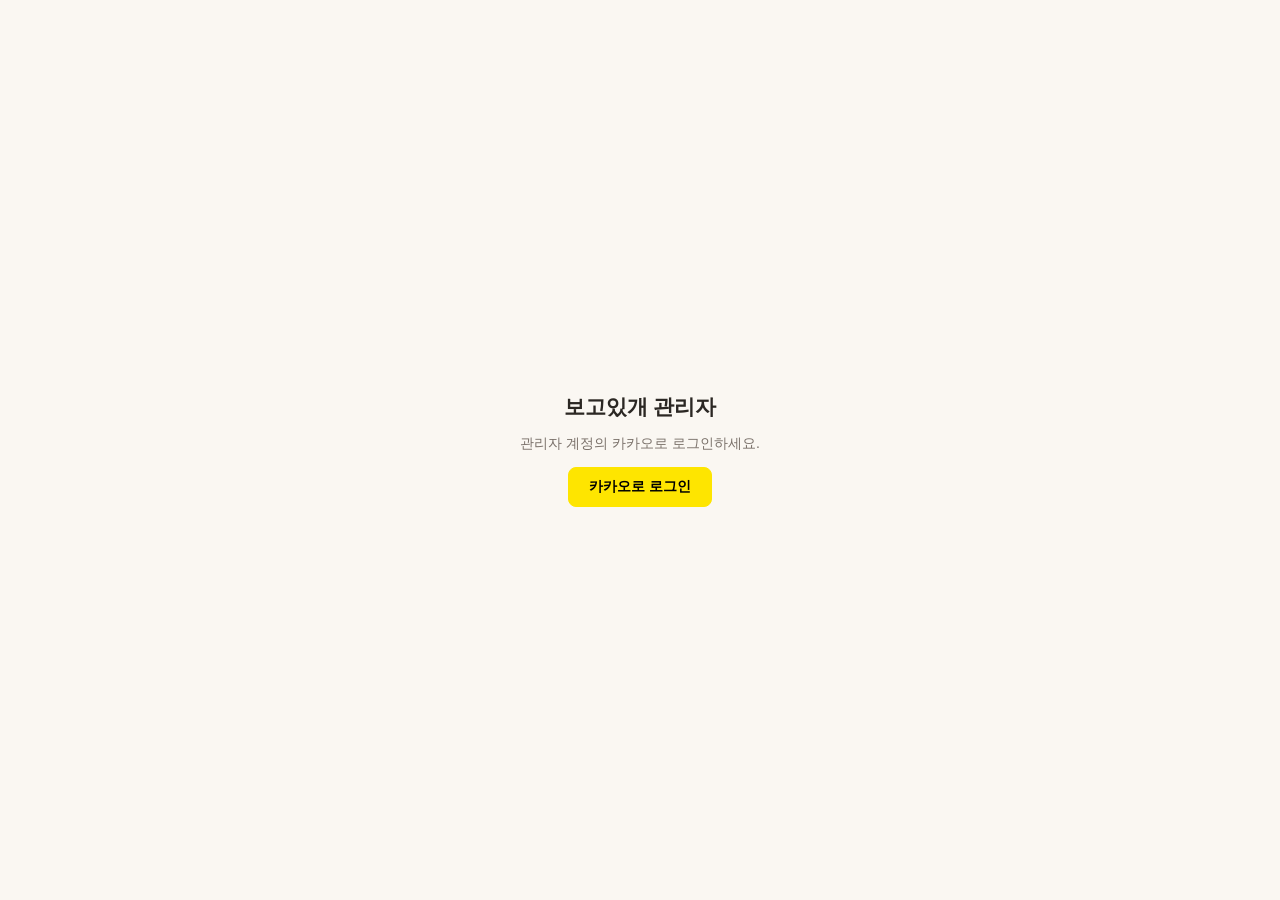
<file: admin/index.html>
<!DOCTYPE html>
<html lang="ko">
<head>
<meta charset="UTF-8" />
<meta name="viewport" content="width=device-width, initial-scale=1.0" />
<!-- connect-src의 localhost:8080은 로컬 백엔드 테스트용 — 운영 동작엔 영향 없음 -->
<meta http-equiv="Content-Security-Policy" content="default-src 'self'; script-src 'self'; style-src 'self' https://fonts.googleapis.com; font-src https://fonts.gstatic.com; connect-src https://api.bogoitgae.com https://dev-api.bogoitgae.com http://localhost:8080; img-src 'self' data: https://*.amazonaws.com; media-src https://*.amazonaws.com; base-uri 'self'" />
<meta name="robots" content="noindex, nofollow" />
<title>보고있개 관리자</title>
<link rel="icon" type="image/png" sizes="32x32" href="/favicon-paw-32.png" />
    <link rel="icon" type="image/png" sizes="16x16" href="/favicon-paw-16.png" />
    <link rel="apple-touch-icon" href="/favicon-paw-180.png" />
<link rel="preconnect" href="https://fonts.googleapis.com" />
<link rel="preconnect" href="https://fonts.gstatic.com" crossorigin />
<link href="https://fonts.googleapis.com/css2?family=Gothic+A1:wght@500;700;800&family=Noto+Sans+KR:wght@400;500;700&display=swap" rel="stylesheet" />
<link rel="stylesheet" href="../css/admin.css" />
<script defer src="../js/admin-config.js"></script>
<script defer src="../js/admin.js"></script>
</head>
<body>

<!-- 로그인 -->
<section id="view-login" class="center-view" hidden>
  <h1>보고있개 관리자</h1>
  <p class="muted">관리자 계정의 카카오로 로그인하세요.</p>
  <button id="btn-kakao" class="btn btn-kakao">카카오로 로그인</button>
</section>

<!-- 권한 없음 -->
<section id="view-forbidden" class="center-view" hidden>
  <h1>접근 불가</h1>
  <p class="muted">관리자 권한이 없는 계정입니다.</p>
  <button id="btn-logout2" class="btn">로그아웃</button>
</section>

<!-- 본화면 -->
<main id="view-app" class="layout" hidden>
  <aside class="sidebar">
    <span class="brand">🐶 보고있개 관리자</span>
    <select id="environment" aria-label="API 환경"></select>
    <p class="env-badge" id="env-badge" role="status">운영 — 실사용자 데이터</p>
    <nav id="tab-nav">
      <button data-tab="stats" class="tab">📊 통계</button>
      <button data-tab="appVersions" class="tab">📱 앱 버전</button>
      <button data-tab="notices" class="tab">📢 공지</button>
      <button data-tab="users" class="tab active">👤 유저</button>
      <button data-tab="cameras" class="tab">📷 카메라</button>
      <button data-tab="subscriptions" class="tab">💳 구독</button>
      <button data-tab="iapNotifications" class="tab">🧾 스토어 알림</button>
      <button data-tab="feedbacks" class="tab">📣 피드백</button>
      <button data-tab="inquiries" class="tab">📨 문제 신고</button>
      <button data-tab="events" class="tab">📋 이벤트</button>
      <button data-tab="analyses" class="tab">🤖 이벤트 분석</button>
      <button data-tab="notifications" class="tab">🔔 알림 로그</button>
      <button data-tab="demo" class="tab">🎬 시연</button>
    </nav>
    <nav id="table-nav">
      <span class="nav-label">DB 테이블</span>
    </nav>
    <button id="btn-logout" class="btn btn-sm">로그아웃</button>
  </aside>
  <div class="content">
    <div id="filters" class="filters"></div>
    <div id="table-wrap" class="table-wrap"></div>
    <div id="pager" class="pager"></div>
  </div>
</main>

<dialog id="detail"><div id="detail-body"></div></dialog>
<div id="toast" class="toast" hidden></div>

</body>
</html>
</file>
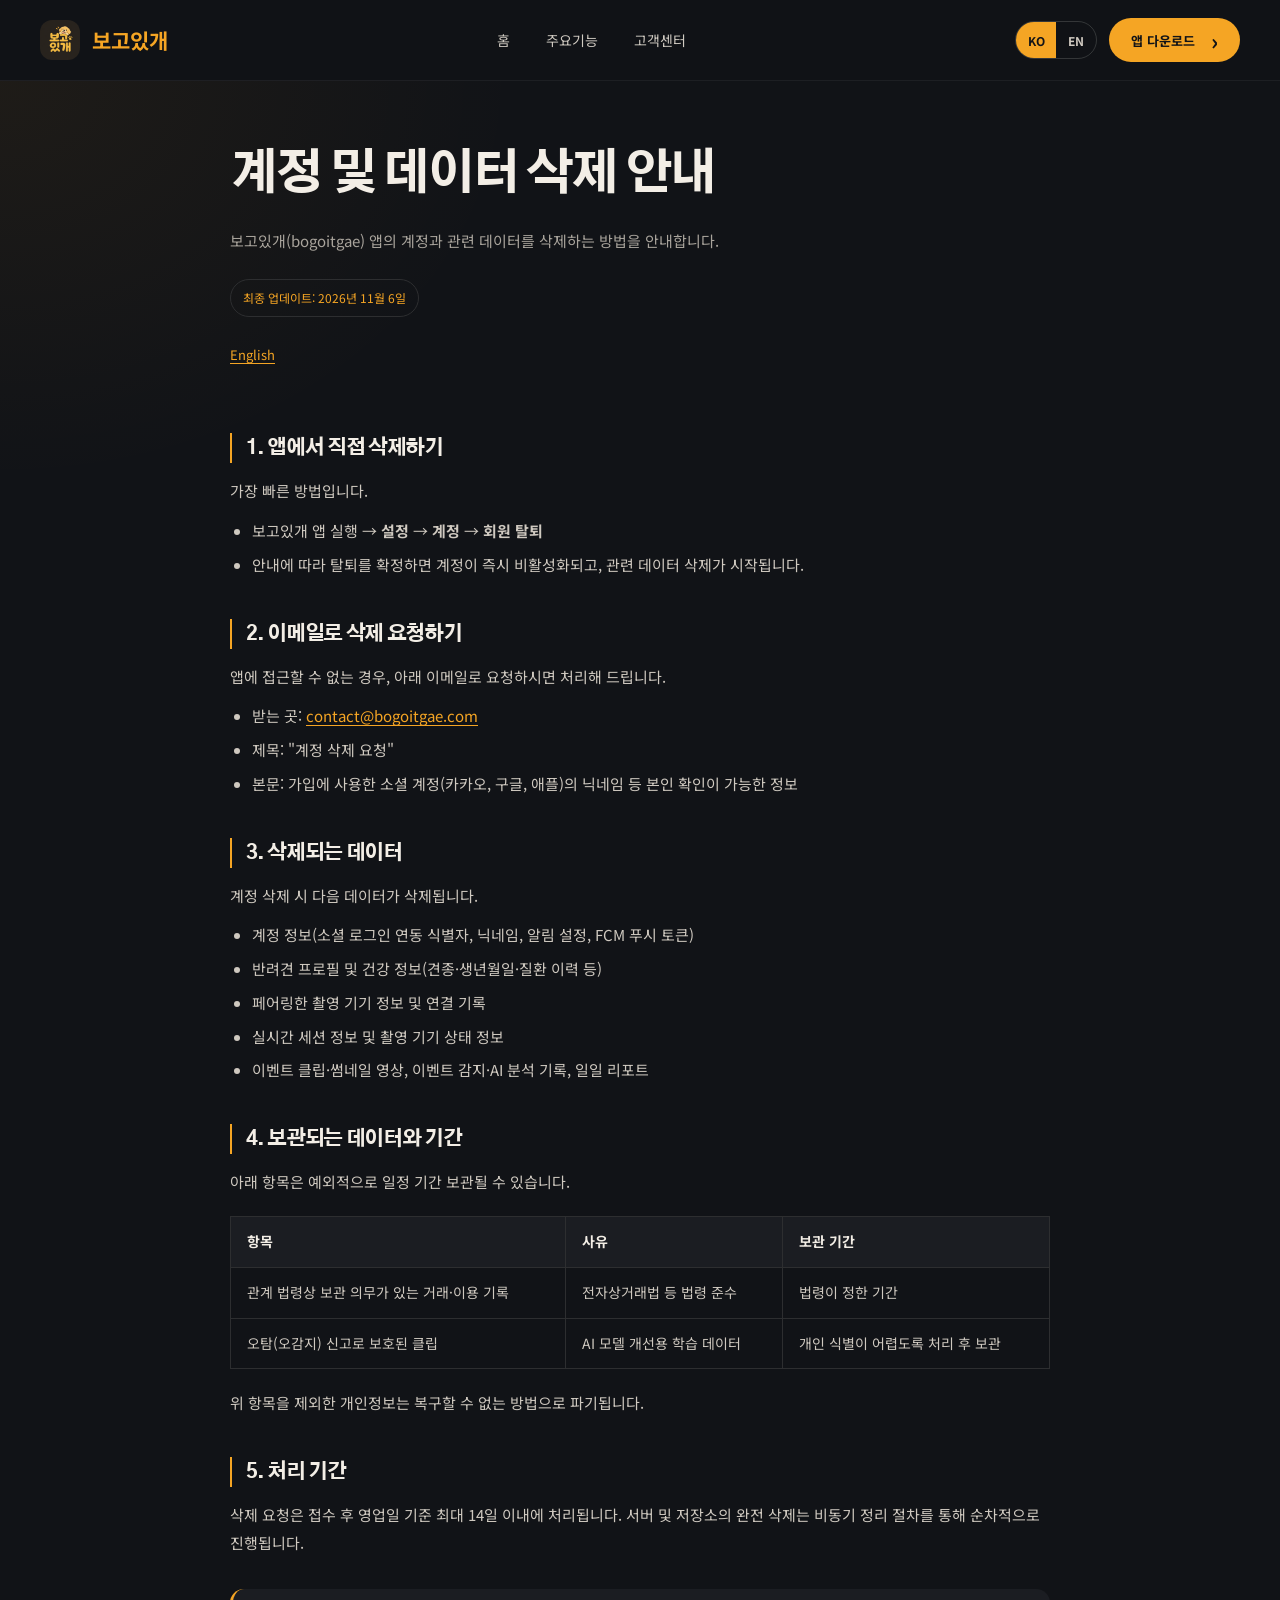
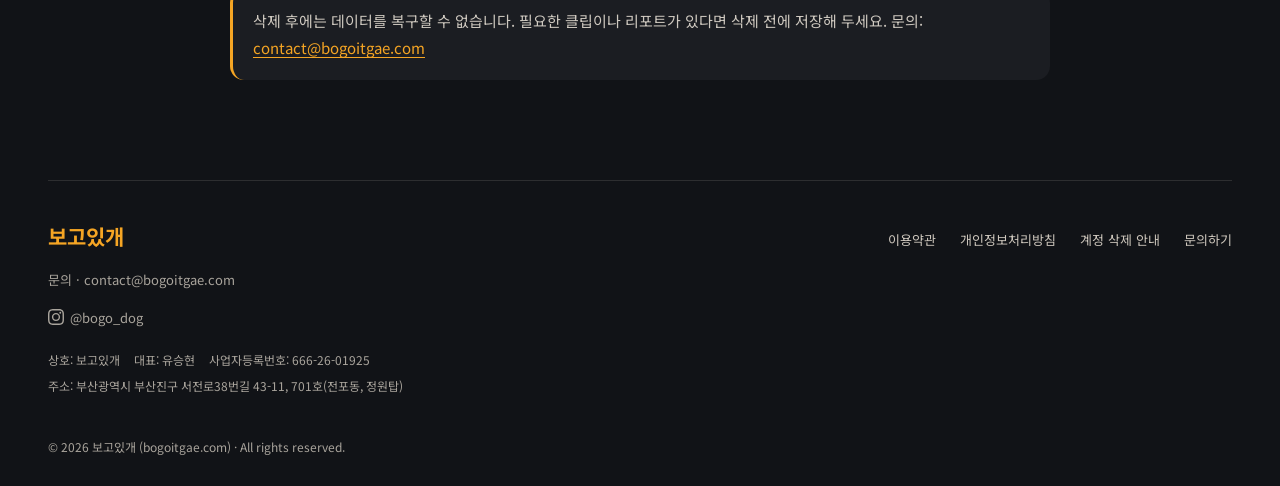
<file: account-deletion.html>
<!DOCTYPE html>
<html lang="ko">
<head>
<meta charset="UTF-8" />
<meta name="viewport" content="width=device-width, initial-scale=1.0" />
<title>계정 삭제 안내 — 보고있개</title>
<meta name="description" content="보고있개(bogoitgae) 계정 및 데이터 삭제 방법 안내 — 삭제 절차, 삭제되는 데이터, 보관 항목과 기간." />
<link rel="canonical" href="https://bogoitgae.com/account-deletion.html" />
<link rel="alternate" hreflang="ko" href="https://bogoitgae.com/account-deletion.html" />
<link rel="alternate" hreflang="en" href="https://bogoitgae.com/en/account-deletion.html" />
<meta name="robots" content="index,follow" />
<link rel="icon" type="image/png" sizes="32x32" href="/favicon-paw-32.png" />
    <link rel="icon" type="image/png" sizes="16x16" href="/favicon-paw-16.png" />
    <link rel="apple-touch-icon" href="/favicon-paw-180.png" />
<link rel="preconnect" href="https://fonts.googleapis.com" />
<link rel="preconnect" href="https://fonts.gstatic.com" crossorigin />
<link href="https://fonts.googleapis.com/css2?family=Gothic+A1:wght@500;700;800&family=Noto+Sans+KR:wght@400;500;700&display=swap" rel="stylesheet" />
<link rel="stylesheet" href="css/doc.css" />
</head>
<body class="doc">

<header class="landing-nav">
  <nav class="landing-nav__inner" aria-label="주 메뉴">
    <a class="brand" href="index.html"><img src="assets/logo.png" width="40" height="40" alt="" />보고있개</a>
    <div class="nav-links"><a href="index.html">홈</a><a href="index.html#features">주요기능</a><a href="support.html">고객센터</a></div>
    <div class="nav-actions">
      <div class="lang-switch" role="group" aria-label="언어"><a href="account-deletion.html" hreflang="ko" lang="ko" aria-current="true">KO</a><a href="en/account-deletion.html" hreflang="en" lang="en">EN</a></div>
      <a class="download-link" href="index.html#cta">앱 다운로드 <span aria-hidden="true">›</span></a>
    </div>
  </nav>
</header>

<section class="doc__head">
  <div class="wrap">
    <h1>계정 및 데이터 삭제 안내</h1>
    <p>보고있개(bogoitgae) 앱의 계정과 관련 데이터를 삭제하는 방법을 안내합니다.</p>
    <p class="doc__updated">최종 업데이트: 2026년 11월 6일</p>
    <p class="doc__lang"><a href="en/account-deletion.html" hreflang="en" lang="en">English</a></p>
  </div>
</section>

<main class="doc__body">
  <h2>1. 앱에서 직접 삭제하기</h2>
  <p>가장 빠른 방법입니다.</p>
  <ul>
    <li>보고있개 앱 실행 → <strong>설정</strong> → <strong>계정</strong> → <strong>회원 탈퇴</strong></li>
    <li>안내에 따라 탈퇴를 확정하면 계정이 즉시 비활성화되고, 관련 데이터 삭제가 시작됩니다.</li>
  </ul>

  <h2>2. 이메일로 삭제 요청하기</h2>
  <p>앱에 접근할 수 없는 경우, 아래 이메일로 요청하시면 처리해 드립니다.</p>
  <ul>
    <li>받는 곳: <a href="mailto:contact@bogoitgae.com?subject=계정%20삭제%20요청">contact@bogoitgae.com</a></li>
    <li>제목: "계정 삭제 요청"</li>
    <li>본문: 가입에 사용한 소셜 계정(카카오, 구글, 애플)의 닉네임 등 본인 확인이 가능한 정보</li>
  </ul>

  <h2>3. 삭제되는 데이터</h2>
  <p>계정 삭제 시 다음 데이터가 삭제됩니다.</p>
  <ul>
    <li>계정 정보(소셜 로그인 연동 식별자, 닉네임, 알림 설정, FCM 푸시 토큰)</li>
    <li>반려견 프로필 및 건강 정보(견종·생년월일·질환 이력 등)</li>
    <li>페어링한 촬영 기기 정보 및 연결 기록</li>
    <li>실시간 세션 정보 및 촬영 기기 상태 정보</li>
    <li>이벤트 클립·썸네일 영상, 이벤트 감지·AI 분석 기록, 일일 리포트</li>
  </ul>

  <h2>4. 보관되는 데이터와 기간</h2>
  <p>아래 항목은 예외적으로 일정 기간 보관될 수 있습니다.</p>
  <table>
    <tr><th>항목</th><th>사유</th><th>보관 기간</th></tr>
    <tr><td>관계 법령상 보관 의무가 있는 거래·이용 기록</td><td>전자상거래법 등 법령 준수</td><td>법령이 정한 기간</td></tr>
    <tr><td>오탐(오감지) 신고로 보호된 클립</td><td>AI 모델 개선용 학습 데이터</td><td>개인 식별이 어렵도록 처리 후 보관</td></tr>
  </table>
  <p>위 항목을 제외한 개인정보는 복구할 수 없는 방법으로 파기됩니다.</p>

  <h2>5. 처리 기간</h2>
  <p>삭제 요청은 접수 후 영업일 기준 최대 14일 이내에 처리됩니다. 서버 및 저장소의 완전 삭제는 비동기 정리 절차를 통해 순차적으로 진행됩니다.</p>

  <p class="doc__note" style="margin-top:32px">삭제 후에는 데이터를 복구할 수 없습니다. 필요한 클립이나 리포트가 있다면 삭제 전에 저장해 두세요. 문의: <a href="mailto:contact@bogoitgae.com">contact@bogoitgae.com</a></p>
</main>

<footer class="footer">
  <div class="footer__top">
    <div>
      <div class="footer__logo">보고있개</div>
      <div class="footer__cs">문의 · <a href="mailto:contact@bogoitgae.com">contact@bogoitgae.com</a></div>
      <a class="footer__sns" href="https://www.instagram.com/bogo_dog" target="_blank" rel="noopener" aria-label="보고있개 인스타그램"><svg viewBox="0 0 24 24" aria-hidden="true"><path d="M7.0301.084c-1.2768.0602-2.1487.264-2.911.5634-.7888.3075-1.4575.72-2.1228 1.3877-.6652.6677-1.075 1.3368-1.3802 2.127-.2954.7638-.4956 1.6365-.552 2.914-.0564 1.2775-.0689 1.6882-.0626 4.947.0062 3.2586.0206 3.6671.0825 4.9473.061 1.2765.264 2.1482.5635 2.9107.308.7889.72 1.4573 1.388 2.1228.6679.6655 1.3365 1.0743 2.1285 1.38.7632.295 1.6361.4961 2.9134.552 1.2773.056 1.6884.069 4.9462.0627 3.2578-.0062 3.668-.0207 4.9478-.0814 1.28-.0607 2.147-.2652 2.9098-.5633.7889-.3086 1.4578-.72 2.1228-1.3881.665-.6682 1.0745-1.3378 1.3795-2.1284.2957-.7632.4966-1.636.552-2.9124.056-1.2809.0692-1.6898.063-4.948-.0063-3.2583-.021-3.6668-.0817-4.9465-.0607-1.2797-.264-2.1487-.5633-2.9117-.3084-.7889-.72-1.4568-1.3876-2.1228C21.2982 1.33 20.628.9208 19.8378.6165 19.074.321 18.2017.1197 16.9244.0645 15.6471.0093 15.236-.005 11.977.0014 8.718.0076 8.31.0215 7.0301.0839m.1402 21.6932c-1.17-.0509-1.8053-.2453-2.2287-.408-.5606-.216-.96-.4771-1.3819-.895-.422-.4178-.6811-.8186-.9-1.378-.1644-.4234-.3624-1.058-.4171-2.228-.0595-1.2645-.072-1.6442-.079-4.848-.007-3.2037.0053-3.583.0607-4.848.05-1.169.2456-1.805.408-2.2282.216-.5613.4762-.96.895-1.3816.4188-.4217.8184-.6814 1.3783-.9003.423-.1651 1.0575-.3614 2.227-.4171 1.2655-.06 1.6447-.072 4.848-.079 3.2033-.007 3.5835.005 4.8495.0608 1.169.0508 1.8053.2445 2.228.408.5608.216.96.4754 1.3816.895.4217.4194.6816.8176.9005 1.3787.1653.4217.3617 1.056.4169 2.2263.0602 1.2655.0739 1.645.0796 4.848.0058 3.203-.0055 3.5834-.061 4.848-.051 1.17-.245 1.8055-.408 2.2294-.216.5604-.4763.96-.8954 1.3814-.419.4215-.8181.6811-1.3783.9-.4224.1649-1.0577.3617-2.2262.4174-1.2656.0595-1.6448.072-4.8493.079-3.2045.007-3.5825-.006-4.848-.0608M16.953 5.5864A1.44 1.44 0 1 0 18.39 4.144a1.44 1.44 0 0 0-1.437 1.4424M5.8385 12.012c.0067 3.4032 2.7706 6.1557 6.173 6.1493 3.4026-.0065 6.157-2.7701 6.1506-6.1733-.0065-3.4032-2.771-6.1565-6.174-6.1498-3.403.0067-6.156 2.771-6.1496 6.1738M8 12.0077a4 4 0 1 1 4.008 3.9921A3.9996 3.9996 0 0 1 8 12.0077"/></svg>@bogo_dog</a>
      <!-- 전자상거래법 제13조 사업자 표시. 간이과세자라 통신판매업 신고번호는 없음(신고 면제) -->
      <address class="footer__biz">
        <span>상호: 보고있개</span><span>대표: 유승현</span><span>사업자등록번호: 666-26-01925</span>
        <span>주소: 부산광역시 부산진구 서전로38번길 43-11, 701호(전포동, 정원탑)</span>
      </address>
    </div>
    <nav class="footer__links">
      <a href="terms.html">이용약관</a>
      <a href="privacy.html">개인정보처리방침</a>
      <a href="account-deletion.html">계정 삭제 안내</a>
      <a href="support.html">문의하기</a>
    </nav>
  </div>
  <div class="footer__cr">© 2026 보고있개 (bogoitgae.com) · All rights reserved.</div>
</footer>

</body>
</html>
</file>
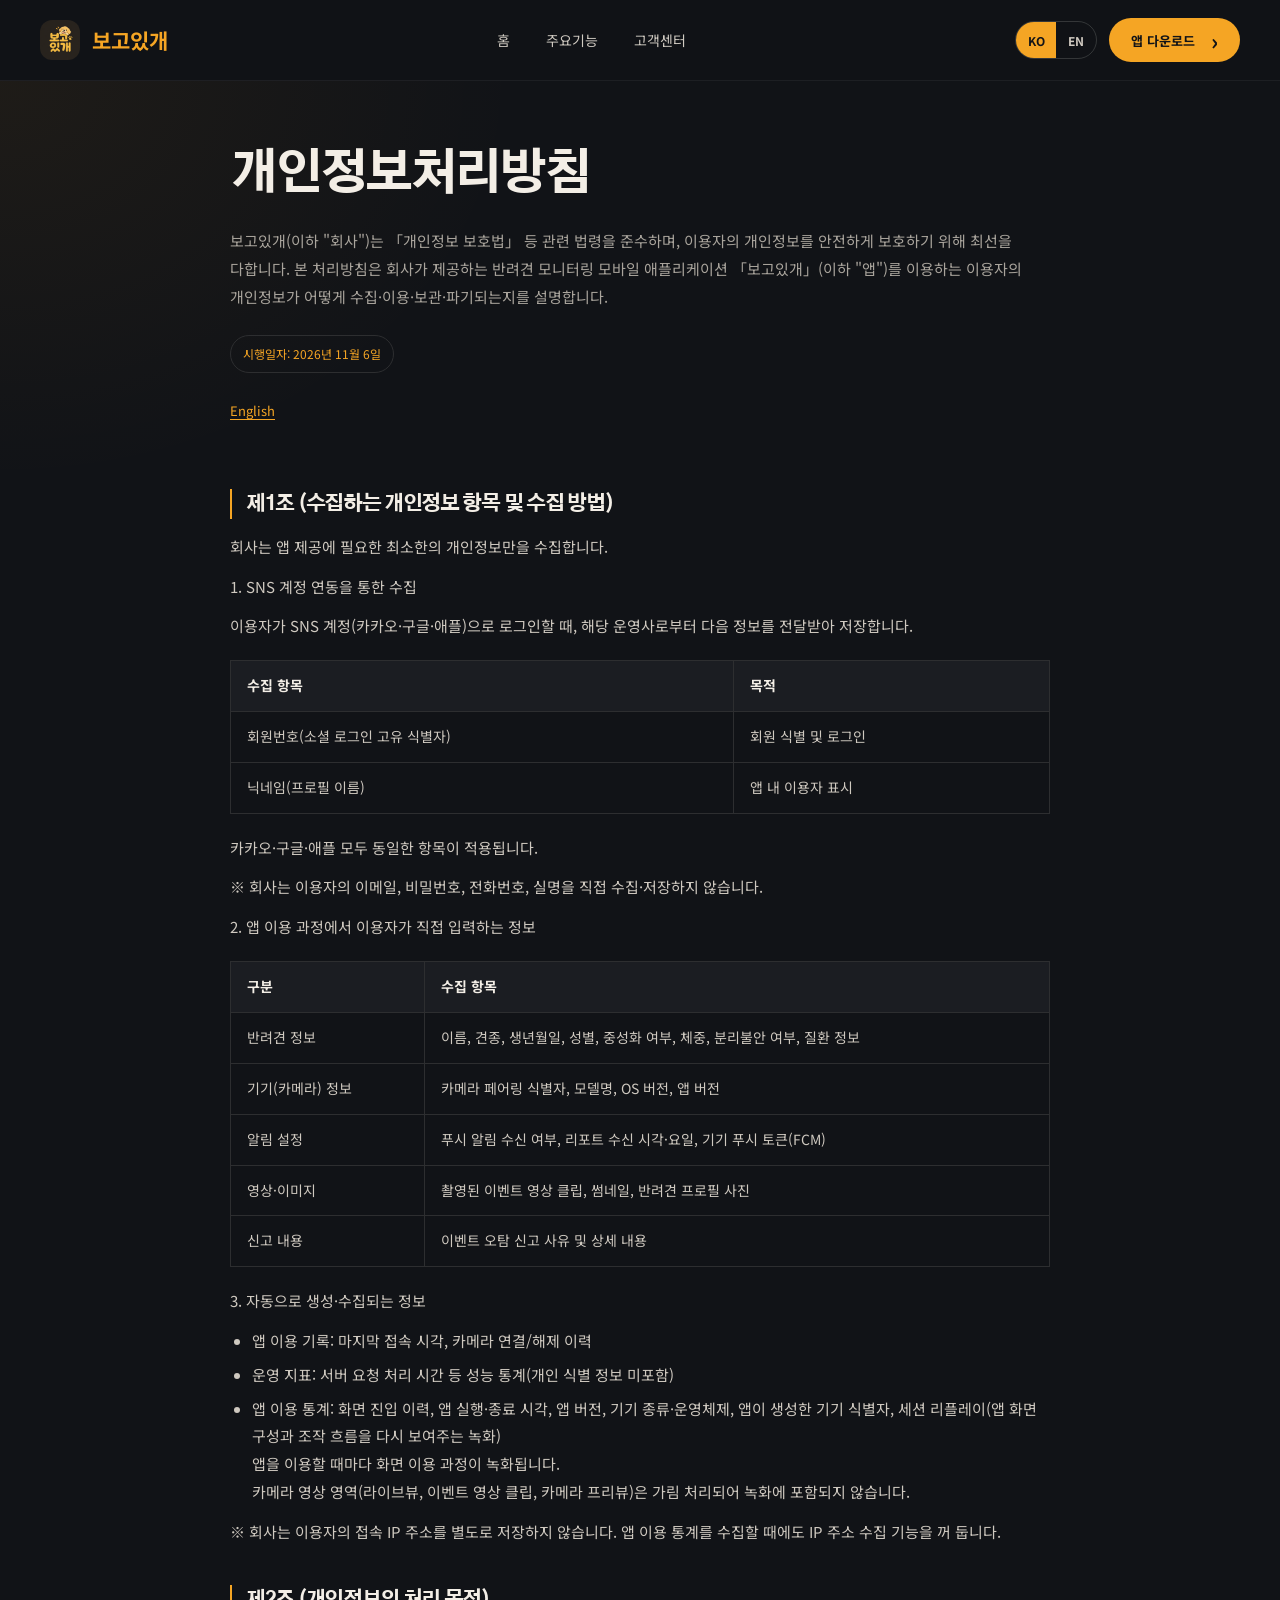
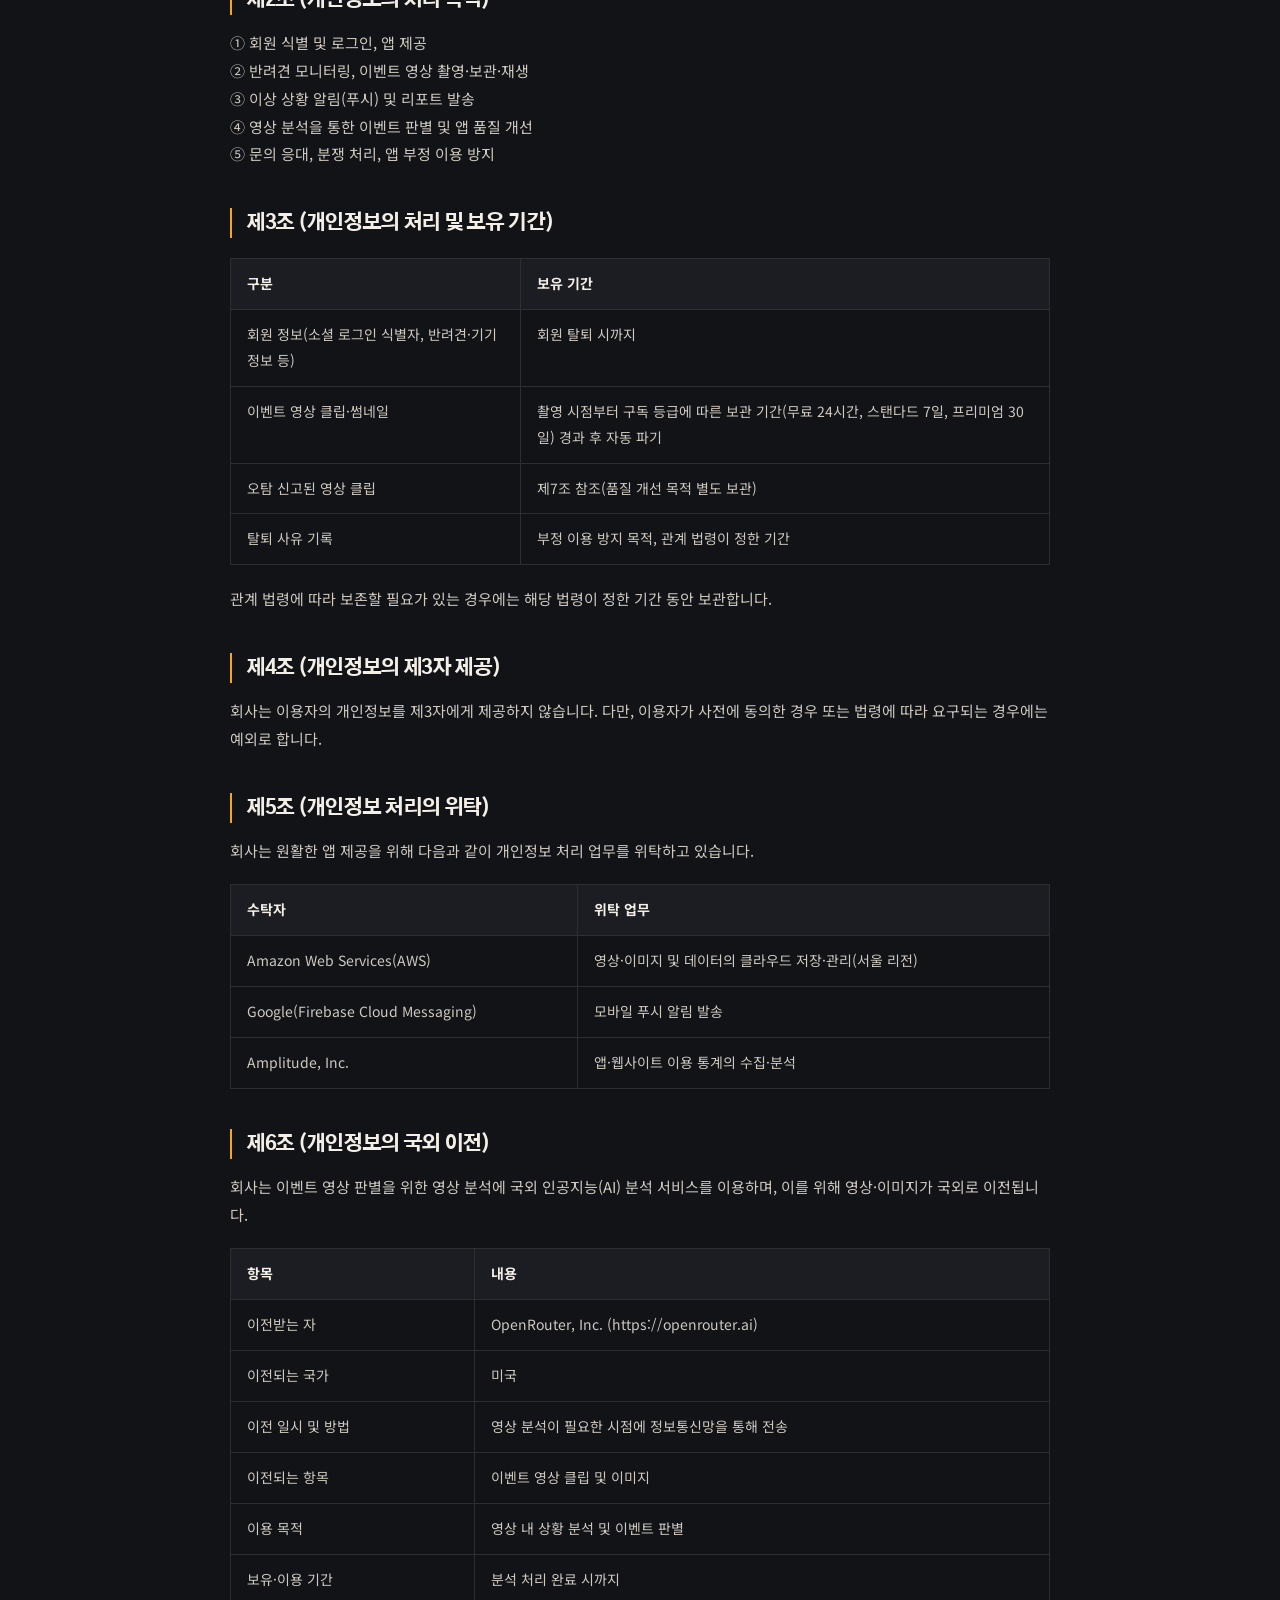
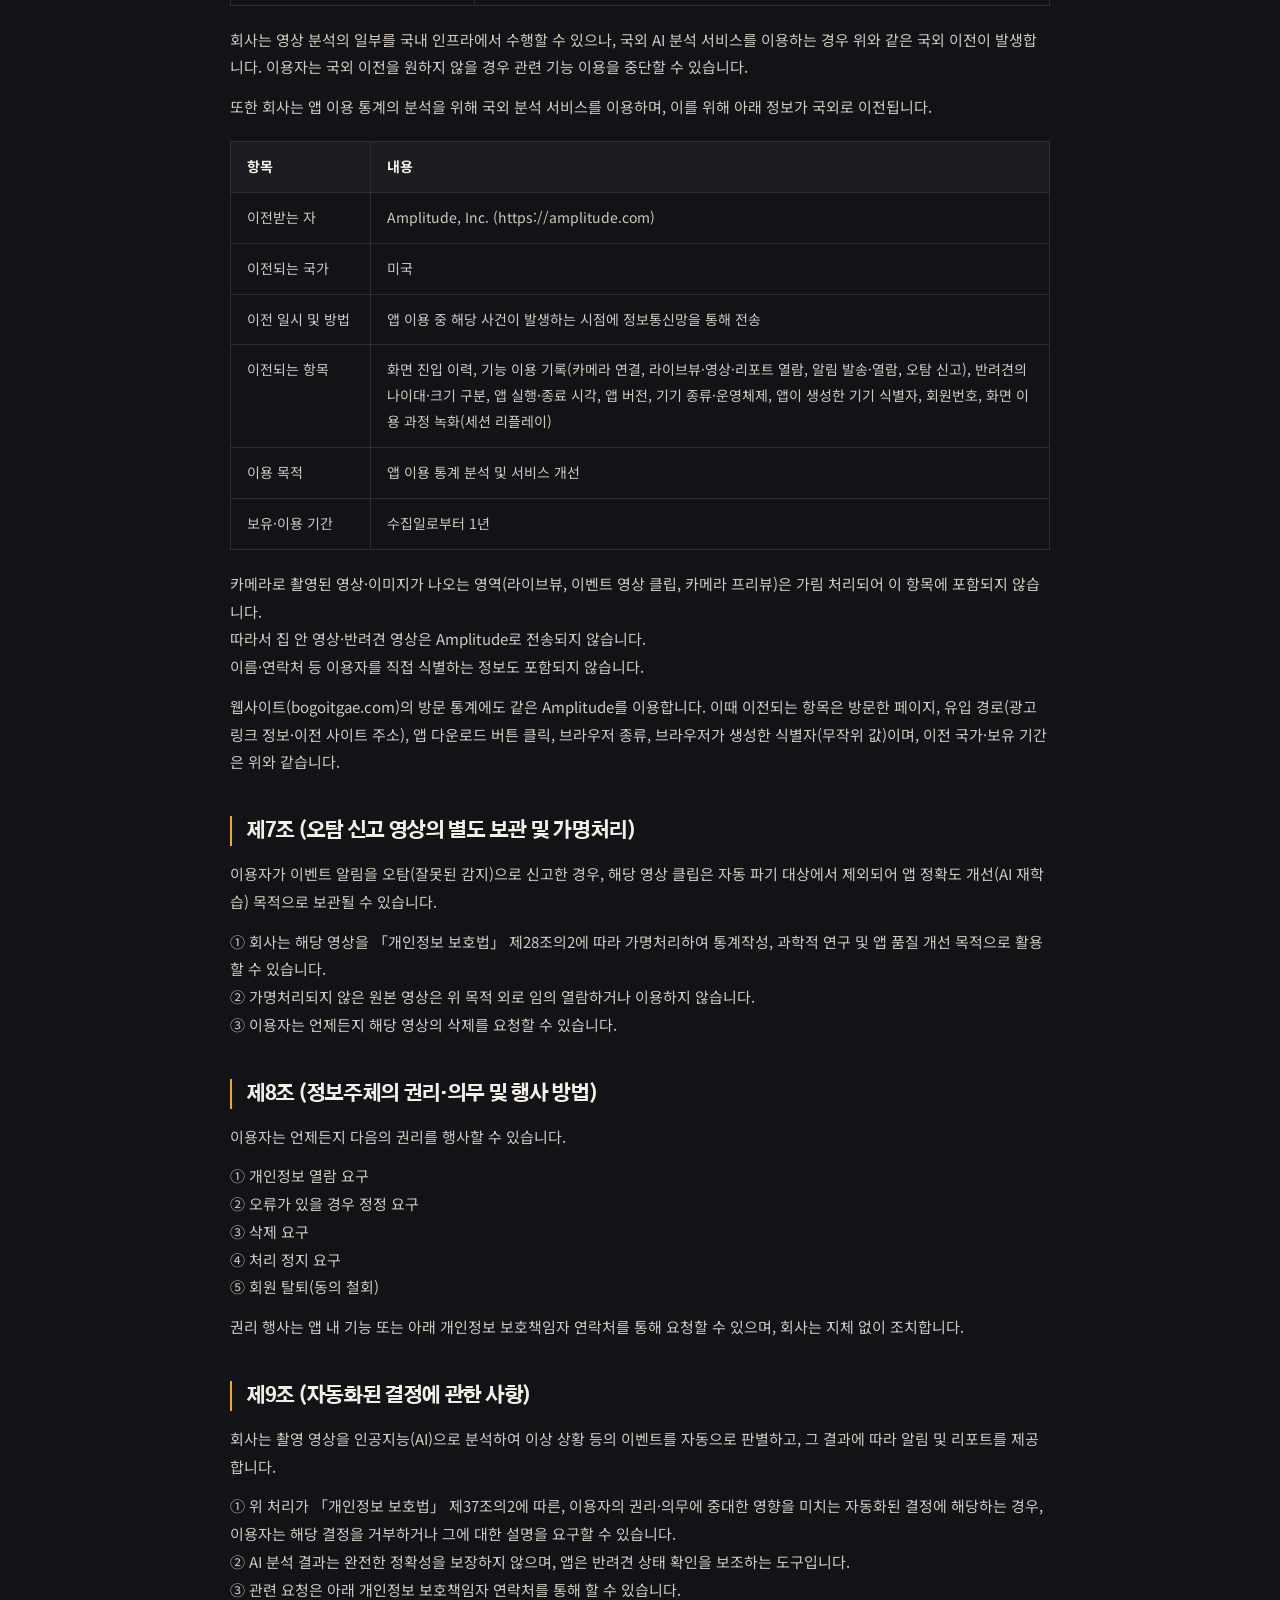
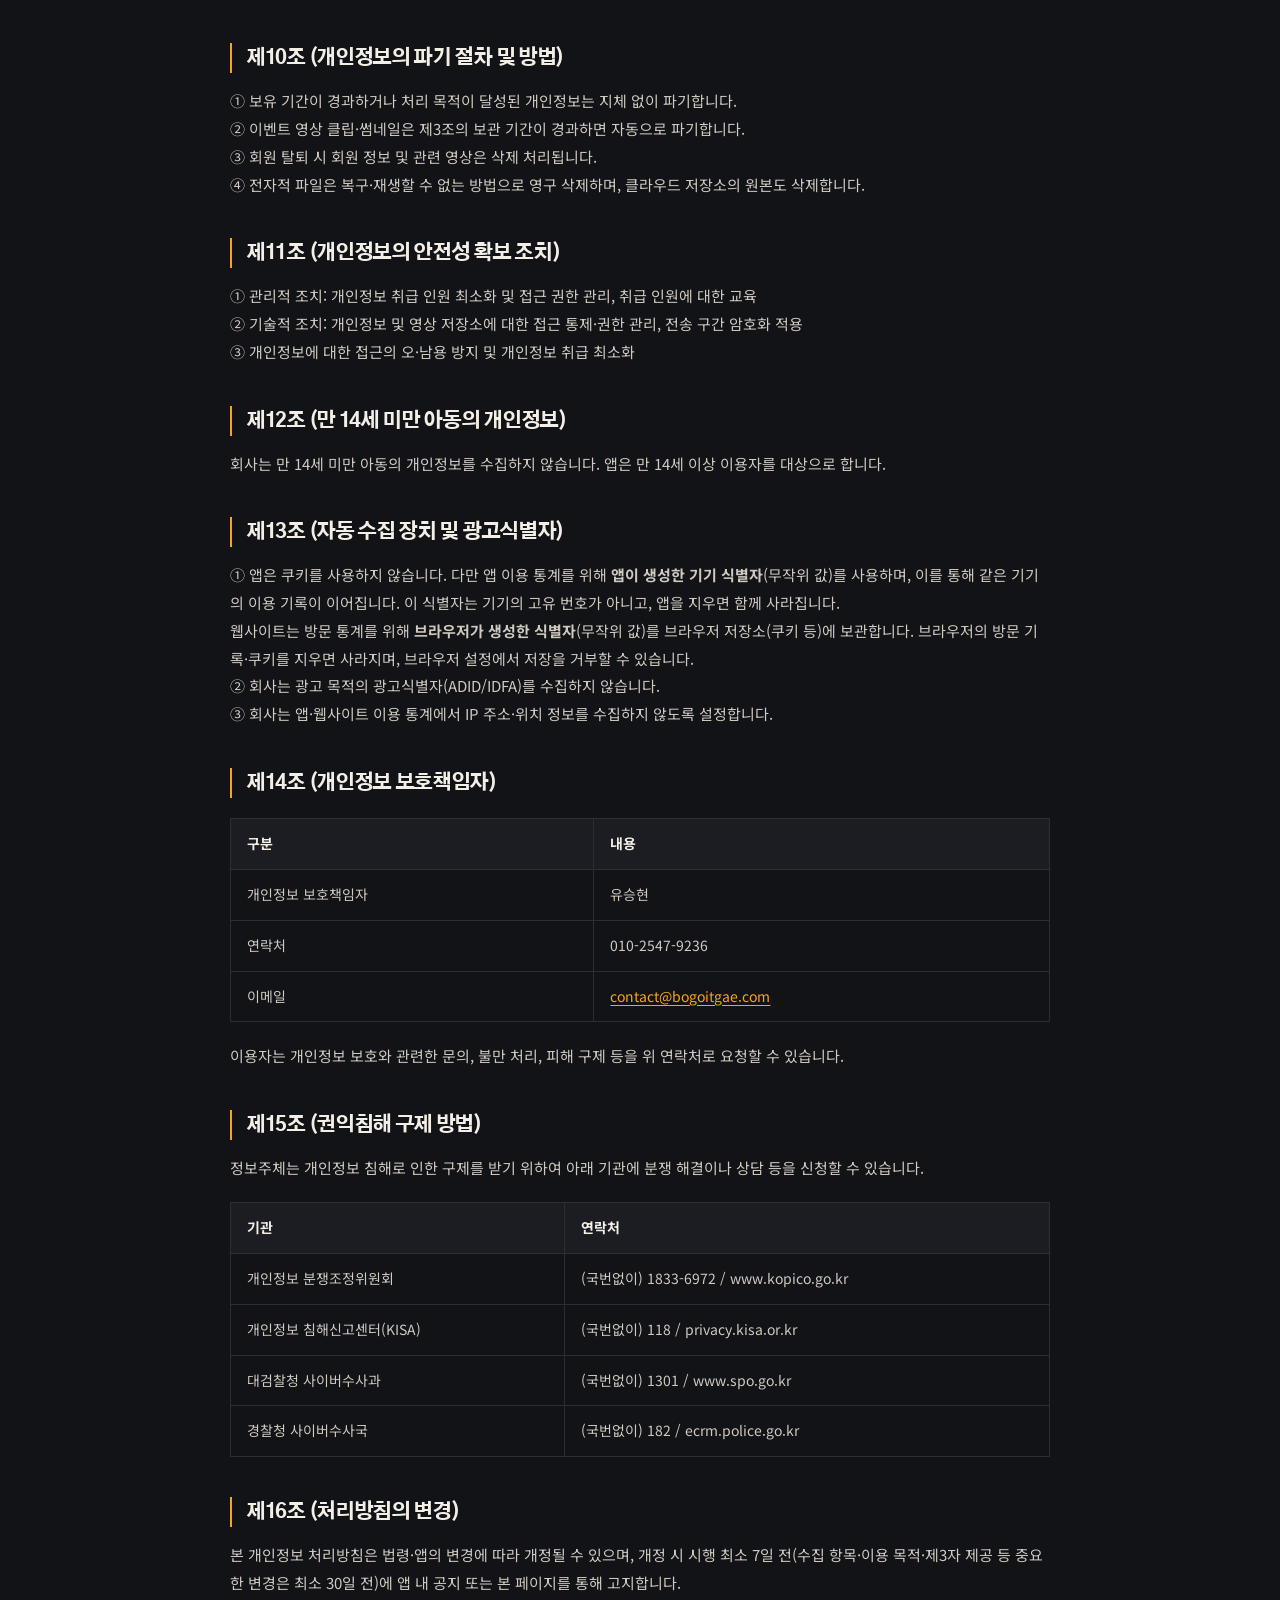
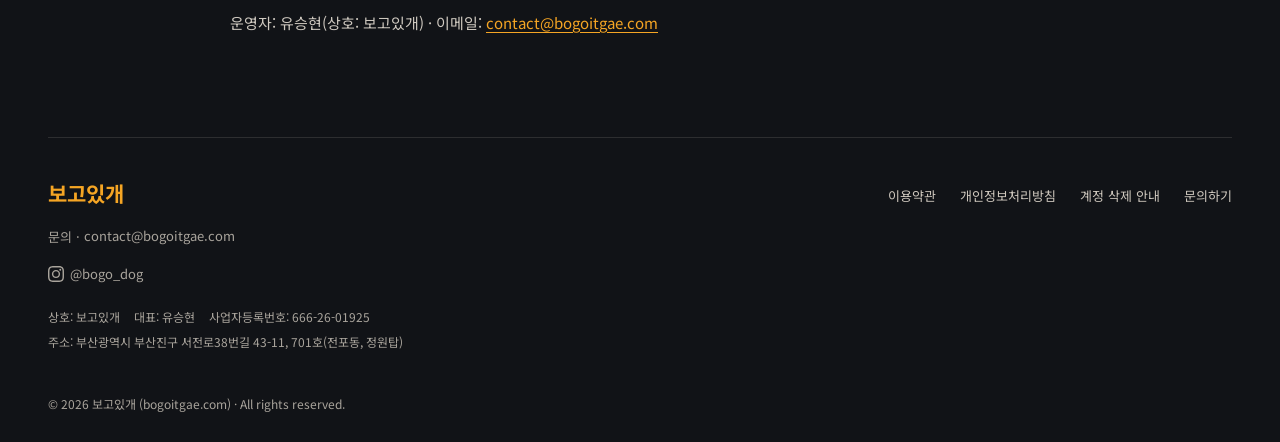
<file: privacy.html>
<!DOCTYPE html>
<html lang="ko">
<head>
<meta charset="UTF-8" />
<meta name="viewport" content="width=device-width, initial-scale=1.0" />
<title>개인정보처리방침 — 보고있개</title>
<meta name="description" content="보고있개(bogoitgae) 개인정보처리방침 — 수집 항목, 이용 목적, 처리위탁, 국외 이전, 보유 기간, 이용자 권리 안내." />
<link rel="canonical" href="https://bogoitgae.com/privacy.html" />
<link rel="alternate" hreflang="ko" href="https://bogoitgae.com/privacy.html" />
<link rel="alternate" hreflang="en" href="https://bogoitgae.com/en/privacy.html" />
<meta name="robots" content="index,follow" />
<link rel="icon" type="image/png" sizes="32x32" href="/favicon-paw-32.png" />
    <link rel="icon" type="image/png" sizes="16x16" href="/favicon-paw-16.png" />
    <link rel="apple-touch-icon" href="/favicon-paw-180.png" />
<link rel="preconnect" href="https://fonts.googleapis.com" />
<link rel="preconnect" href="https://fonts.gstatic.com" crossorigin />
<link href="https://fonts.googleapis.com/css2?family=Gothic+A1:wght@500;700;800&family=Noto+Sans+KR:wght@400;500;700&display=swap" rel="stylesheet" />
<link rel="stylesheet" href="css/doc.css" />
</head>
<body class="doc">

<header class="landing-nav">
  <nav class="landing-nav__inner" aria-label="주 메뉴">
    <a class="brand" href="index.html"><img src="assets/logo.png" width="40" height="40" alt="" />보고있개</a>
    <div class="nav-links"><a href="index.html">홈</a><a href="index.html#features">주요기능</a><a href="support.html">고객센터</a></div>
    <div class="nav-actions">
      <div class="lang-switch" role="group" aria-label="언어"><a href="privacy.html" hreflang="ko" lang="ko" aria-current="true">KO</a><a href="en/privacy.html" hreflang="en" lang="en">EN</a></div>
      <a class="download-link" href="index.html#cta">앱 다운로드 <span aria-hidden="true">›</span></a>
    </div>
  </nav>
</header>

<section class="doc__head">
  <div class="wrap">
    <h1>개인정보처리방침</h1>
    <p>보고있개(이하 "회사")는 「개인정보 보호법」 등 관련 법령을 준수하며, 이용자의 개인정보를 안전하게 보호하기 위해 최선을 다합니다. 본 처리방침은 회사가 제공하는 반려견 모니터링 모바일 애플리케이션 「보고있개」(이하 "앱")를 이용하는 이용자의 개인정보가 어떻게 수집·이용·보관·파기되는지를 설명합니다.</p>
    <p class="doc__updated">시행일자: 2026년 11월 6일</p>
    <p class="doc__lang"><a href="en/privacy.html" hreflang="en" lang="en">English</a></p>
  </div>
</section>

<main class="doc__body">

  <h2>제1조 (수집하는 개인정보 항목 및 수집 방법)</h2>
  <p>회사는 앱 제공에 필요한 최소한의 개인정보만을 수집합니다.</p>
  <p>1. SNS 계정 연동을 통한 수집</p>
  <p>이용자가 SNS 계정(카카오·구글·애플)으로 로그인할 때, 해당 운영사로부터 다음 정보를 전달받아 저장합니다.</p>
  <table>
    <tr><th>수집 항목</th><th>목적</th></tr>
    <tr><td>회원번호(소셜 로그인 고유 식별자)</td><td>회원 식별 및 로그인</td></tr>
    <tr><td>닉네임(프로필 이름)</td><td>앱 내 이용자 표시</td></tr>
  </table>
  <p>카카오·구글·애플 모두 동일한 항목이 적용됩니다.</p>
  <p>※ 회사는 이용자의 이메일, 비밀번호, 전화번호, 실명을 직접 수집·저장하지 않습니다.</p>
  <p>2. 앱 이용 과정에서 이용자가 직접 입력하는 정보</p>
  <table>
    <tr><th>구분</th><th>수집 항목</th></tr>
    <tr><td>반려견 정보</td><td>이름, 견종, 생년월일, 성별, 중성화 여부, 체중, 분리불안 여부, 질환 정보</td></tr>
    <tr><td>기기(카메라) 정보</td><td>카메라 페어링 식별자, 모델명, OS 버전, 앱 버전</td></tr>
    <tr><td>알림 설정</td><td>푸시 알림 수신 여부, 리포트 수신 시각·요일, 기기 푸시 토큰(FCM)</td></tr>
    <tr><td>영상·이미지</td><td>촬영된 이벤트 영상 클립, 썸네일, 반려견 프로필 사진</td></tr>
    <tr><td>신고 내용</td><td>이벤트 오탐 신고 사유 및 상세 내용</td></tr>
  </table>
  <p>3. 자동으로 생성·수집되는 정보</p>
  <ul>
    <li>앱 이용 기록: 마지막 접속 시각, 카메라 연결/해제 이력</li>
    <li>운영 지표: 서버 요청 처리 시간 등 성능 통계(개인 식별 정보 미포함)</li>
    <li>앱 이용 통계: 화면 진입 이력, 앱 실행·종료 시각, 앱 버전, 기기 종류·운영체제, 앱이 생성한 기기 식별자, 세션 리플레이(앱 화면 구성과 조작 흐름을 다시 보여주는 녹화)<br />
    앱을 이용할 때마다 화면 이용 과정이 녹화됩니다.<br />
    카메라 영상 영역(라이브뷰, 이벤트 영상 클립, 카메라 프리뷰)은 가림 처리되어 녹화에 포함되지 않습니다.</li>
  </ul>
  <p>※ 회사는 이용자의 접속 IP 주소를 별도로 저장하지 않습니다. 앱 이용 통계를 수집할 때에도 IP 주소 수집 기능을 꺼 둡니다.</p>

  <h2>제2조 (개인정보의 처리 목적)</h2>
  <p>① 회원 식별 및 로그인, 앱 제공<br />
  ② 반려견 모니터링, 이벤트 영상 촬영·보관·재생<br />
  ③ 이상 상황 알림(푸시) 및 리포트 발송<br />
  ④ 영상 분석을 통한 이벤트 판별 및 앱 품질 개선<br />
  ⑤ 문의 응대, 분쟁 처리, 앱 부정 이용 방지</p>

  <h2>제3조 (개인정보의 처리 및 보유 기간)</h2>
  <table>
    <tr><th>구분</th><th>보유 기간</th></tr>
    <tr><td>회원 정보(소셜 로그인 식별자, 반려견·기기 정보 등)</td><td>회원 탈퇴 시까지</td></tr>
    <tr><td>이벤트 영상 클립·썸네일</td><td>촬영 시점부터 구독 등급에 따른 보관 기간(무료 24시간, 스탠다드 7일, 프리미엄 30일) 경과 후 자동 파기</td></tr>
    <tr><td>오탐 신고된 영상 클립</td><td>제7조 참조(품질 개선 목적 별도 보관)</td></tr>
    <tr><td>탈퇴 사유 기록</td><td>부정 이용 방지 목적, 관계 법령이 정한 기간</td></tr>
  </table>
  <p>관계 법령에 따라 보존할 필요가 있는 경우에는 해당 법령이 정한 기간 동안 보관합니다.</p>

  <h2>제4조 (개인정보의 제3자 제공)</h2>
  <p>회사는 이용자의 개인정보를 제3자에게 제공하지 않습니다. 다만, 이용자가 사전에 동의한 경우 또는 법령에 따라 요구되는 경우에는 예외로 합니다.</p>

  <h2>제5조 (개인정보 처리의 위탁)</h2>
  <p>회사는 원활한 앱 제공을 위해 다음과 같이 개인정보 처리 업무를 위탁하고 있습니다.</p>
  <table>
    <tr><th>수탁자</th><th>위탁 업무</th></tr>
    <tr><td>Amazon Web Services(AWS)</td><td>영상·이미지 및 데이터의 클라우드 저장·관리(서울 리전)</td></tr>
    <tr><td>Google(Firebase Cloud Messaging)</td><td>모바일 푸시 알림 발송</td></tr>
    <tr><td>Amplitude, Inc.</td><td>앱·웹사이트 이용 통계의 수집·분석</td></tr>
  </table>

  <h2>제6조 (개인정보의 국외 이전)</h2>
  <p>회사는 이벤트 영상 판별을 위한 영상 분석에 국외 인공지능(AI) 분석 서비스를 이용하며, 이를 위해 영상·이미지가 국외로 이전됩니다.</p>
  <table>
    <tr><th>항목</th><th>내용</th></tr>
    <tr><td>이전받는 자</td><td>OpenRouter, Inc. (https://openrouter.ai)</td></tr>
    <tr><td>이전되는 국가</td><td>미국</td></tr>
    <tr><td>이전 일시 및 방법</td><td>영상 분석이 필요한 시점에 정보통신망을 통해 전송</td></tr>
    <tr><td>이전되는 항목</td><td>이벤트 영상 클립 및 이미지</td></tr>
    <tr><td>이용 목적</td><td>영상 내 상황 분석 및 이벤트 판별</td></tr>
    <tr><td>보유·이용 기간</td><td>분석 처리 완료 시까지</td></tr>
  </table>
  <p>회사는 영상 분석의 일부를 국내 인프라에서 수행할 수 있으나, 국외 AI 분석 서비스를 이용하는 경우 위와 같은 국외 이전이 발생합니다. 이용자는 국외 이전을 원하지 않을 경우 관련 기능 이용을 중단할 수 있습니다.</p>
  <p>또한 회사는 앱 이용 통계의 분석을 위해 국외 분석 서비스를 이용하며, 이를 위해 아래 정보가 국외로 이전됩니다.</p>
  <table>
    <tr><th>항목</th><th>내용</th></tr>
    <tr><td>이전받는 자</td><td>Amplitude, Inc. (https://amplitude.com)</td></tr>
    <tr><td>이전되는 국가</td><td>미국</td></tr>
    <tr><td>이전 일시 및 방법</td><td>앱 이용 중 해당 사건이 발생하는 시점에 정보통신망을 통해 전송</td></tr>
    <tr><td>이전되는 항목</td><td>화면 진입 이력, 기능 이용 기록(카메라 연결, 라이브뷰·영상·리포트 열람, 알림 발송·열람, 오탐 신고), 반려견의 나이대·크기 구분, 앱 실행·종료 시각, 앱 버전, 기기 종류·운영체제, 앱이 생성한 기기 식별자, 회원번호, 화면 이용 과정 녹화(세션 리플레이)</td></tr>
    <tr><td>이용 목적</td><td>앱 이용 통계 분석 및 서비스 개선</td></tr>
    <tr><td>보유·이용 기간</td><td>수집일로부터 1년</td></tr>
  </table>
  <p>카메라로 촬영된 영상·이미지가 나오는 영역(라이브뷰, 이벤트 영상 클립, 카메라 프리뷰)은 가림 처리되어 이 항목에 포함되지 않습니다.<br />
  따라서 집 안 영상·반려견 영상은 Amplitude로 전송되지 않습니다.<br />
  이름·연락처 등 이용자를 직접 식별하는 정보도 포함되지 않습니다.</p>
  <p>웹사이트(bogoitgae.com)의 방문 통계에도 같은 Amplitude를 이용합니다. 이때 이전되는 항목은 방문한 페이지, 유입 경로(광고 링크 정보·이전 사이트 주소), 앱 다운로드 버튼 클릭, 브라우저 종류, 브라우저가 생성한 식별자(무작위 값)이며, 이전 국가·보유 기간은 위와 같습니다.</p>

  <h2>제7조 (오탐 신고 영상의 별도 보관 및 가명처리)</h2>
  <p>이용자가 이벤트 알림을 오탐(잘못된 감지)으로 신고한 경우, 해당 영상 클립은 자동 파기 대상에서 제외되어 앱 정확도 개선(AI 재학습) 목적으로 보관될 수 있습니다.</p>
  <p>① 회사는 해당 영상을 「개인정보 보호법」 제28조의2에 따라 가명처리하여 통계작성, 과학적 연구 및 앱 품질 개선 목적으로 활용할 수 있습니다.<br />
  ② 가명처리되지 않은 원본 영상은 위 목적 외로 임의 열람하거나 이용하지 않습니다.<br />
  ③ 이용자는 언제든지 해당 영상의 삭제를 요청할 수 있습니다.</p>

  <h2>제8조 (정보주체의 권리·의무 및 행사 방법)</h2>
  <p>이용자는 언제든지 다음의 권리를 행사할 수 있습니다.</p>
  <p>① 개인정보 열람 요구<br />
  ② 오류가 있을 경우 정정 요구<br />
  ③ 삭제 요구<br />
  ④ 처리 정지 요구<br />
  ⑤ 회원 탈퇴(동의 철회)</p>
  <p>권리 행사는 앱 내 기능 또는 아래 개인정보 보호책임자 연락처를 통해 요청할 수 있으며, 회사는 지체 없이 조치합니다.</p>

  <h2>제9조 (자동화된 결정에 관한 사항)</h2>
  <p>회사는 촬영 영상을 인공지능(AI)으로 분석하여 이상 상황 등의 이벤트를 자동으로 판별하고, 그 결과에 따라 알림 및 리포트를 제공합니다.</p>
  <p>① 위 처리가 「개인정보 보호법」 제37조의2에 따른, 이용자의 권리·의무에 중대한 영향을 미치는 자동화된 결정에 해당하는 경우, 이용자는 해당 결정을 거부하거나 그에 대한 설명을 요구할 수 있습니다.<br />
  ② AI 분석 결과는 완전한 정확성을 보장하지 않으며, 앱은 반려견 상태 확인을 보조하는 도구입니다.<br />
  ③ 관련 요청은 아래 개인정보 보호책임자 연락처를 통해 할 수 있습니다.</p>

  <h2>제10조 (개인정보의 파기 절차 및 방법)</h2>
  <p>① 보유 기간이 경과하거나 처리 목적이 달성된 개인정보는 지체 없이 파기합니다.<br />
  ② 이벤트 영상 클립·썸네일은 제3조의 보관 기간이 경과하면 자동으로 파기합니다.<br />
  ③ 회원 탈퇴 시 회원 정보 및 관련 영상은 삭제 처리됩니다.<br />
  ④ 전자적 파일은 복구·재생할 수 없는 방법으로 영구 삭제하며, 클라우드 저장소의 원본도 삭제합니다.</p>

  <h2>제11조 (개인정보의 안전성 확보 조치)</h2>
  <p>① 관리적 조치: 개인정보 취급 인원 최소화 및 접근 권한 관리, 취급 인원에 대한 교육<br />
  ② 기술적 조치: 개인정보 및 영상 저장소에 대한 접근 통제·권한 관리, 전송 구간 암호화 적용<br />
  ③ 개인정보에 대한 접근의 오·남용 방지 및 개인정보 취급 최소화</p>

  <h2>제12조 (만 14세 미만 아동의 개인정보)</h2>
  <p>회사는 만 14세 미만 아동의 개인정보를 수집하지 않습니다. 앱은 만 14세 이상 이용자를 대상으로 합니다.</p>

  <h2>제13조 (자동 수집 장치 및 광고식별자)</h2>
  <p>① 앱은 쿠키를 사용하지 않습니다. 다만 앱 이용 통계를 위해 <strong>앱이 생성한 기기 식별자</strong>(무작위 값)를 사용하며, 이를 통해 같은 기기의 이용 기록이 이어집니다. 이 식별자는 기기의 고유 번호가 아니고, 앱을 지우면 함께 사라집니다.<br />
  웹사이트는 방문 통계를 위해 <strong>브라우저가 생성한 식별자</strong>(무작위 값)를 브라우저 저장소(쿠키 등)에 보관합니다. 브라우저의 방문 기록·쿠키를 지우면 사라지며, 브라우저 설정에서 저장을 거부할 수 있습니다.<br />
  ② 회사는 광고 목적의 광고식별자(ADID/IDFA)를 수집하지 않습니다.<br />
  ③ 회사는 앱·웹사이트 이용 통계에서 IP 주소·위치 정보를 수집하지 않도록 설정합니다.</p>

  <h2>제14조 (개인정보 보호책임자)</h2>
  <table>
    <tr><th>구분</th><th>내용</th></tr>
    <tr><td>개인정보 보호책임자</td><td>유승현</td></tr>
    <tr><td>연락처</td><td>010-2547-9236</td></tr>
    <tr><td>이메일</td><td><a href="mailto:contact@bogoitgae.com">contact@bogoitgae.com</a></td></tr>
  </table>
  <p>이용자는 개인정보 보호와 관련한 문의, 불만 처리, 피해 구제 등을 위 연락처로 요청할 수 있습니다.</p>

  <h2>제15조 (권익침해 구제 방법)</h2>
  <p>정보주체는 개인정보 침해로 인한 구제를 받기 위하여 아래 기관에 분쟁 해결이나 상담 등을 신청할 수 있습니다.</p>
  <table>
    <tr><th>기관</th><th>연락처</th></tr>
    <tr><td>개인정보 분쟁조정위원회</td><td>(국번없이) 1833-6972 / www.kopico.go.kr</td></tr>
    <tr><td>개인정보 침해신고센터(KISA)</td><td>(국번없이) 118 / privacy.kisa.or.kr</td></tr>
    <tr><td>대검찰청 사이버수사과</td><td>(국번없이) 1301 / www.spo.go.kr</td></tr>
    <tr><td>경찰청 사이버수사국</td><td>(국번없이) 182 / ecrm.police.go.kr</td></tr>
  </table>

  <h2>제16조 (처리방침의 변경)</h2>
  <p>본 개인정보 처리방침은 법령·앱의 변경에 따라 개정될 수 있으며, 개정 시 시행 최소 7일 전(수집 항목·이용 목적·제3자 제공 등 중요한 변경은 최소 30일 전)에 앱 내 공지 또는 본 페이지를 통해 고지합니다.</p>

  <p>운영자: 유승현(상호: 보고있개) · 이메일: <a href="mailto:contact@bogoitgae.com">contact@bogoitgae.com</a></p>
</main>

<footer class="footer">
  <div class="footer__top">
    <div>
      <div class="footer__logo">보고있개</div>
      <div class="footer__cs">문의 · <a href="mailto:contact@bogoitgae.com">contact@bogoitgae.com</a></div>
      <a class="footer__sns" href="https://www.instagram.com/bogo_dog" target="_blank" rel="noopener" aria-label="보고있개 인스타그램"><svg viewBox="0 0 24 24" aria-hidden="true"><path d="M7.0301.084c-1.2768.0602-2.1487.264-2.911.5634-.7888.3075-1.4575.72-2.1228 1.3877-.6652.6677-1.075 1.3368-1.3802 2.127-.2954.7638-.4956 1.6365-.552 2.914-.0564 1.2775-.0689 1.6882-.0626 4.947.0062 3.2586.0206 3.6671.0825 4.9473.061 1.2765.264 2.1482.5635 2.9107.308.7889.72 1.4573 1.388 2.1228.6679.6655 1.3365 1.0743 2.1285 1.38.7632.295 1.6361.4961 2.9134.552 1.2773.056 1.6884.069 4.9462.0627 3.2578-.0062 3.668-.0207 4.9478-.0814 1.28-.0607 2.147-.2652 2.9098-.5633.7889-.3086 1.4578-.72 2.1228-1.3881.665-.6682 1.0745-1.3378 1.3795-2.1284.2957-.7632.4966-1.636.552-2.9124.056-1.2809.0692-1.6898.063-4.948-.0063-3.2583-.021-3.6668-.0817-4.9465-.0607-1.2797-.264-2.1487-.5633-2.9117-.3084-.7889-.72-1.4568-1.3876-2.1228C21.2982 1.33 20.628.9208 19.8378.6165 19.074.321 18.2017.1197 16.9244.0645 15.6471.0093 15.236-.005 11.977.0014 8.718.0076 8.31.0215 7.0301.0839m.1402 21.6932c-1.17-.0509-1.8053-.2453-2.2287-.408-.5606-.216-.96-.4771-1.3819-.895-.422-.4178-.6811-.8186-.9-1.378-.1644-.4234-.3624-1.058-.4171-2.228-.0595-1.2645-.072-1.6442-.079-4.848-.007-3.2037.0053-3.583.0607-4.848.05-1.169.2456-1.805.408-2.2282.216-.5613.4762-.96.895-1.3816.4188-.4217.8184-.6814 1.3783-.9003.423-.1651 1.0575-.3614 2.227-.4171 1.2655-.06 1.6447-.072 4.848-.079 3.2033-.007 3.5835.005 4.8495.0608 1.169.0508 1.8053.2445 2.228.408.5608.216.96.4754 1.3816.895.4217.4194.6816.8176.9005 1.3787.1653.4217.3617 1.056.4169 2.2263.0602 1.2655.0739 1.645.0796 4.848.0058 3.203-.0055 3.5834-.061 4.848-.051 1.17-.245 1.8055-.408 2.2294-.216.5604-.4763.96-.8954 1.3814-.419.4215-.8181.6811-1.3783.9-.4224.1649-1.0577.3617-2.2262.4174-1.2656.0595-1.6448.072-4.8493.079-3.2045.007-3.5825-.006-4.848-.0608M16.953 5.5864A1.44 1.44 0 1 0 18.39 4.144a1.44 1.44 0 0 0-1.437 1.4424M5.8385 12.012c.0067 3.4032 2.7706 6.1557 6.173 6.1493 3.4026-.0065 6.157-2.7701 6.1506-6.1733-.0065-3.4032-2.771-6.1565-6.174-6.1498-3.403.0067-6.156 2.771-6.1496 6.1738M8 12.0077a4 4 0 1 1 4.008 3.9921A3.9996 3.9996 0 0 1 8 12.0077"/></svg>@bogo_dog</a>
      <!-- 전자상거래법 제13조 사업자 표시. 간이과세자라 통신판매업 신고번호는 없음(신고 면제) -->
      <address class="footer__biz">
        <span>상호: 보고있개</span><span>대표: 유승현</span><span>사업자등록번호: 666-26-01925</span>
        <span>주소: 부산광역시 부산진구 서전로38번길 43-11, 701호(전포동, 정원탑)</span>
      </address>
    </div>
    <nav class="footer__links">
      <a href="terms.html">이용약관</a>
      <a href="privacy.html">개인정보처리방침</a>
      <a href="account-deletion.html">계정 삭제 안내</a>
      <a href="support.html">문의하기</a>
    </nav>
  </div>
  <div class="footer__cr">© 2026 보고있개 (bogoitgae.com) · All rights reserved.</div>
</footer>

</body>
</html>
</file>
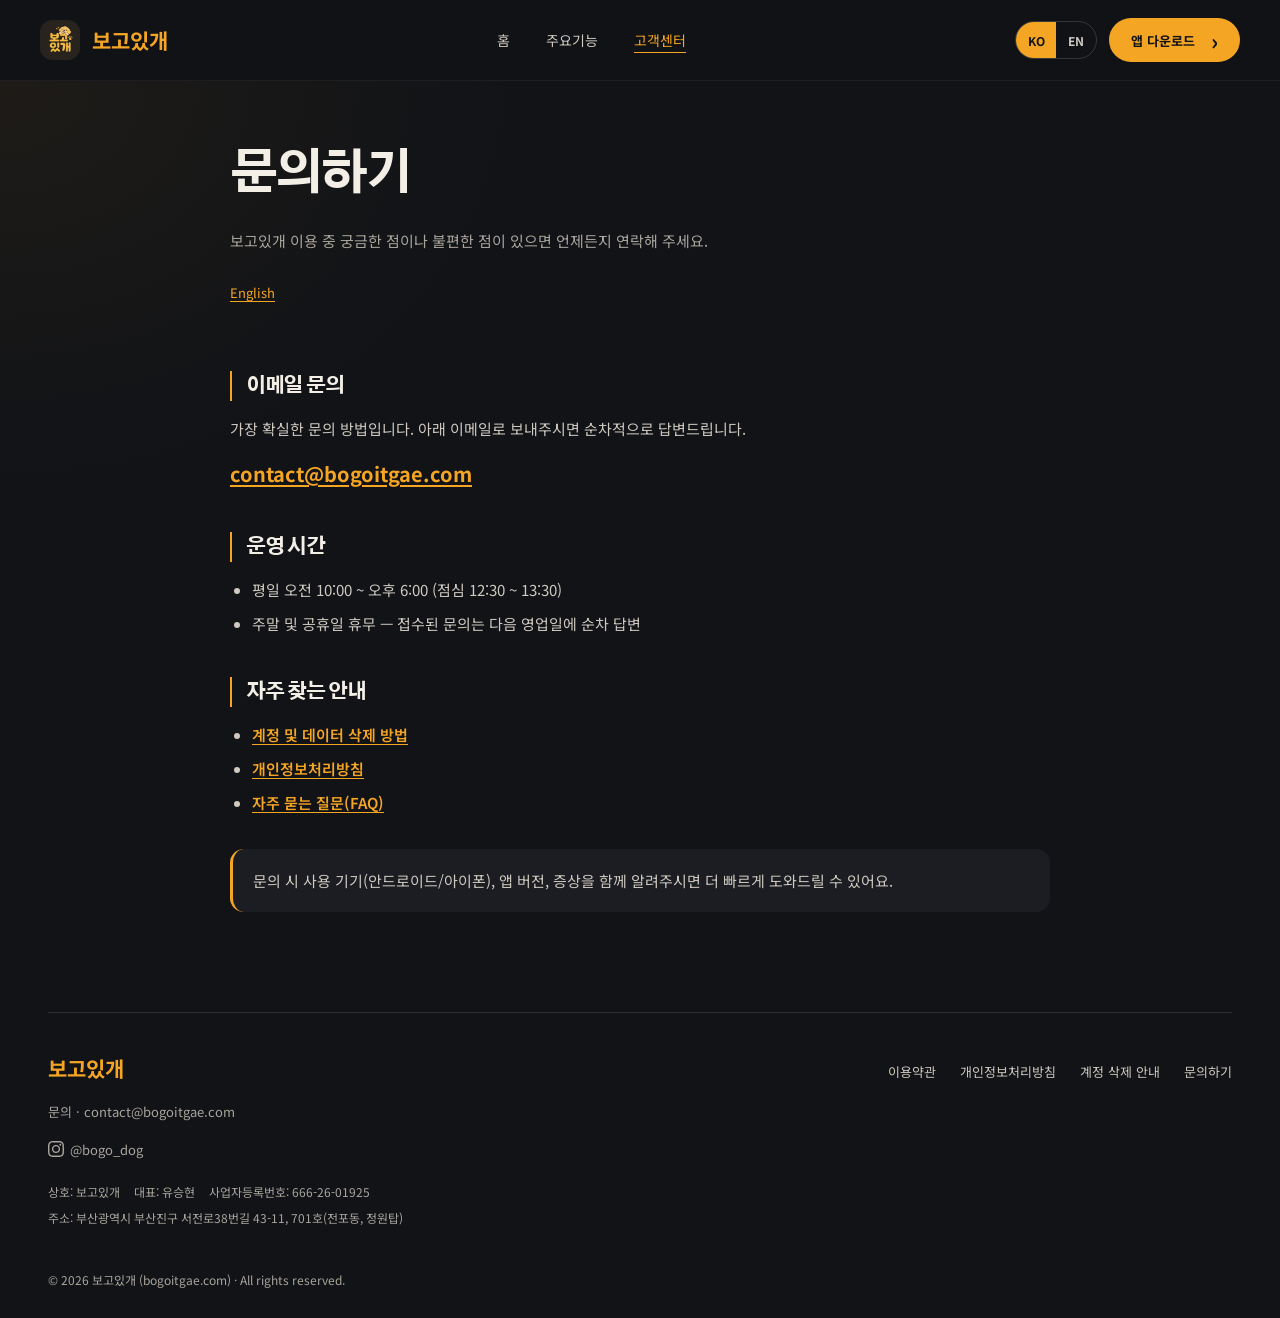
<file: support.html>
<!DOCTYPE html>
<html lang="ko">
<head>
<meta charset="UTF-8" />
<meta name="viewport" content="width=device-width, initial-scale=1.0" />
<title>문의하기 — 보고있개</title>
<meta name="description" content="보고있개(bogoitgae) 고객 지원 — 문의 이메일, 운영 시간, 자주 찾는 안내 링크." />
<link rel="canonical" href="https://bogoitgae.com/support.html" />
<link rel="alternate" hreflang="ko" href="https://bogoitgae.com/support.html" />
<link rel="alternate" hreflang="en" href="https://bogoitgae.com/en/support.html" />
<meta name="robots" content="index,follow" />
<link rel="icon" type="image/png" sizes="32x32" href="/favicon-paw-32.png" />
    <link rel="icon" type="image/png" sizes="16x16" href="/favicon-paw-16.png" />
    <link rel="apple-touch-icon" href="/favicon-paw-180.png" />
<link rel="preconnect" href="https://fonts.googleapis.com" />
<link rel="preconnect" href="https://fonts.gstatic.com" crossorigin />
<link href="https://fonts.googleapis.com/css2?family=Gothic+A1:wght@500;700;800&family=Noto+Sans+KR:wght@400;500;700&display=swap" rel="stylesheet" />
<link rel="stylesheet" href="css/doc.css" />
</head>
<body class="doc">

<header class="landing-nav">
  <nav class="landing-nav__inner" aria-label="주 메뉴">
    <a class="brand" href="index.html"><img src="assets/logo.png" width="40" height="40" alt="" />보고있개</a>
    <div class="nav-links"><a href="index.html">홈</a><a href="index.html#features">주요기능</a><a href="support.html" aria-current="page">고객센터</a></div>
    <div class="nav-actions">
      <div class="lang-switch" role="group" aria-label="언어"><a href="support.html" hreflang="ko" lang="ko" aria-current="true">KO</a><a href="en/support.html" hreflang="en" lang="en">EN</a></div>
      <a class="download-link" href="index.html#cta">앱 다운로드 <span aria-hidden="true">›</span></a>
    </div>
  </nav>
</header>

<section class="doc__head">
  <div class="wrap">
    <h1>문의하기</h1>
    <p>보고있개 이용 중 궁금한 점이나 불편한 점이 있으면 언제든지 연락해 주세요.</p>
    <p class="doc__lang"><a href="en/support.html" hreflang="en" lang="en">English</a></p>
  </div>
</section>

<main class="doc__body">
  <h2>이메일 문의</h2>
  <p>가장 확실한 문의 방법입니다. 아래 이메일로 보내주시면 순차적으로 답변드립니다.</p>
  <p style="font-size:20px;font-weight:700"><a href="mailto:contact@bogoitgae.com" style="color:var(--green)">contact@bogoitgae.com</a></p>

  <h2>운영 시간</h2>
  <ul>
    <li>평일 오전 10:00 ~ 오후 6:00 (점심 12:30 ~ 13:30)</li>
    <li>주말 및 공휴일 휴무 — 접수된 문의는 다음 영업일에 순차 답변</li>
  </ul>

  <h2>자주 찾는 안내</h2>
  <ul>
    <li><a href="account-deletion.html" style="color:var(--green);font-weight:600">계정 및 데이터 삭제 방법</a></li>
    <li><a href="privacy.html" style="color:var(--green);font-weight:600">개인정보처리방침</a></li>
    <li><a href="index.html#faq" style="color:var(--green);font-weight:600">자주 묻는 질문(FAQ)</a></li>
  </ul>

  <p class="doc__note" style="margin-top:32px">문의 시 사용 기기(안드로이드/아이폰), 앱 버전, 증상을 함께 알려주시면 더 빠르게 도와드릴 수 있어요.</p>
</main>

<footer class="footer">
  <div class="footer__top">
    <div>
      <div class="footer__logo">보고있개</div>
      <div class="footer__cs">문의 · <a href="mailto:contact@bogoitgae.com">contact@bogoitgae.com</a></div>
      <a class="footer__sns" href="https://www.instagram.com/bogo_dog" target="_blank" rel="noopener" aria-label="보고있개 인스타그램"><svg viewBox="0 0 24 24" aria-hidden="true"><path d="M7.0301.084c-1.2768.0602-2.1487.264-2.911.5634-.7888.3075-1.4575.72-2.1228 1.3877-.6652.6677-1.075 1.3368-1.3802 2.127-.2954.7638-.4956 1.6365-.552 2.914-.0564 1.2775-.0689 1.6882-.0626 4.947.0062 3.2586.0206 3.6671.0825 4.9473.061 1.2765.264 2.1482.5635 2.9107.308.7889.72 1.4573 1.388 2.1228.6679.6655 1.3365 1.0743 2.1285 1.38.7632.295 1.6361.4961 2.9134.552 1.2773.056 1.6884.069 4.9462.0627 3.2578-.0062 3.668-.0207 4.9478-.0814 1.28-.0607 2.147-.2652 2.9098-.5633.7889-.3086 1.4578-.72 2.1228-1.3881.665-.6682 1.0745-1.3378 1.3795-2.1284.2957-.7632.4966-1.636.552-2.9124.056-1.2809.0692-1.6898.063-4.948-.0063-3.2583-.021-3.6668-.0817-4.9465-.0607-1.2797-.264-2.1487-.5633-2.9117-.3084-.7889-.72-1.4568-1.3876-2.1228C21.2982 1.33 20.628.9208 19.8378.6165 19.074.321 18.2017.1197 16.9244.0645 15.6471.0093 15.236-.005 11.977.0014 8.718.0076 8.31.0215 7.0301.0839m.1402 21.6932c-1.17-.0509-1.8053-.2453-2.2287-.408-.5606-.216-.96-.4771-1.3819-.895-.422-.4178-.6811-.8186-.9-1.378-.1644-.4234-.3624-1.058-.4171-2.228-.0595-1.2645-.072-1.6442-.079-4.848-.007-3.2037.0053-3.583.0607-4.848.05-1.169.2456-1.805.408-2.2282.216-.5613.4762-.96.895-1.3816.4188-.4217.8184-.6814 1.3783-.9003.423-.1651 1.0575-.3614 2.227-.4171 1.2655-.06 1.6447-.072 4.848-.079 3.2033-.007 3.5835.005 4.8495.0608 1.169.0508 1.8053.2445 2.228.408.5608.216.96.4754 1.3816.895.4217.4194.6816.8176.9005 1.3787.1653.4217.3617 1.056.4169 2.2263.0602 1.2655.0739 1.645.0796 4.848.0058 3.203-.0055 3.5834-.061 4.848-.051 1.17-.245 1.8055-.408 2.2294-.216.5604-.4763.96-.8954 1.3814-.419.4215-.8181.6811-1.3783.9-.4224.1649-1.0577.3617-2.2262.4174-1.2656.0595-1.6448.072-4.8493.079-3.2045.007-3.5825-.006-4.848-.0608M16.953 5.5864A1.44 1.44 0 1 0 18.39 4.144a1.44 1.44 0 0 0-1.437 1.4424M5.8385 12.012c.0067 3.4032 2.7706 6.1557 6.173 6.1493 3.4026-.0065 6.157-2.7701 6.1506-6.1733-.0065-3.4032-2.771-6.1565-6.174-6.1498-3.403.0067-6.156 2.771-6.1496 6.1738M8 12.0077a4 4 0 1 1 4.008 3.9921A3.9996 3.9996 0 0 1 8 12.0077"/></svg>@bogo_dog</a>
      <!-- 전자상거래법 제13조 사업자 표시. 간이과세자라 통신판매업 신고번호는 없음(신고 면제) -->
      <address class="footer__biz">
        <span>상호: 보고있개</span><span>대표: 유승현</span><span>사업자등록번호: 666-26-01925</span>
        <span>주소: 부산광역시 부산진구 서전로38번길 43-11, 701호(전포동, 정원탑)</span>
      </address>
    </div>
    <nav class="footer__links">
      <a href="terms.html">이용약관</a>
      <a href="privacy.html">개인정보처리방침</a>
      <a href="account-deletion.html">계정 삭제 안내</a>
      <a href="support.html">문의하기</a>
    </nav>
  </div>
  <div class="footer__cr">© 2026 보고있개 (bogoitgae.com) · All rights reserved.</div>
</footer>

</body>
</html>
</file>
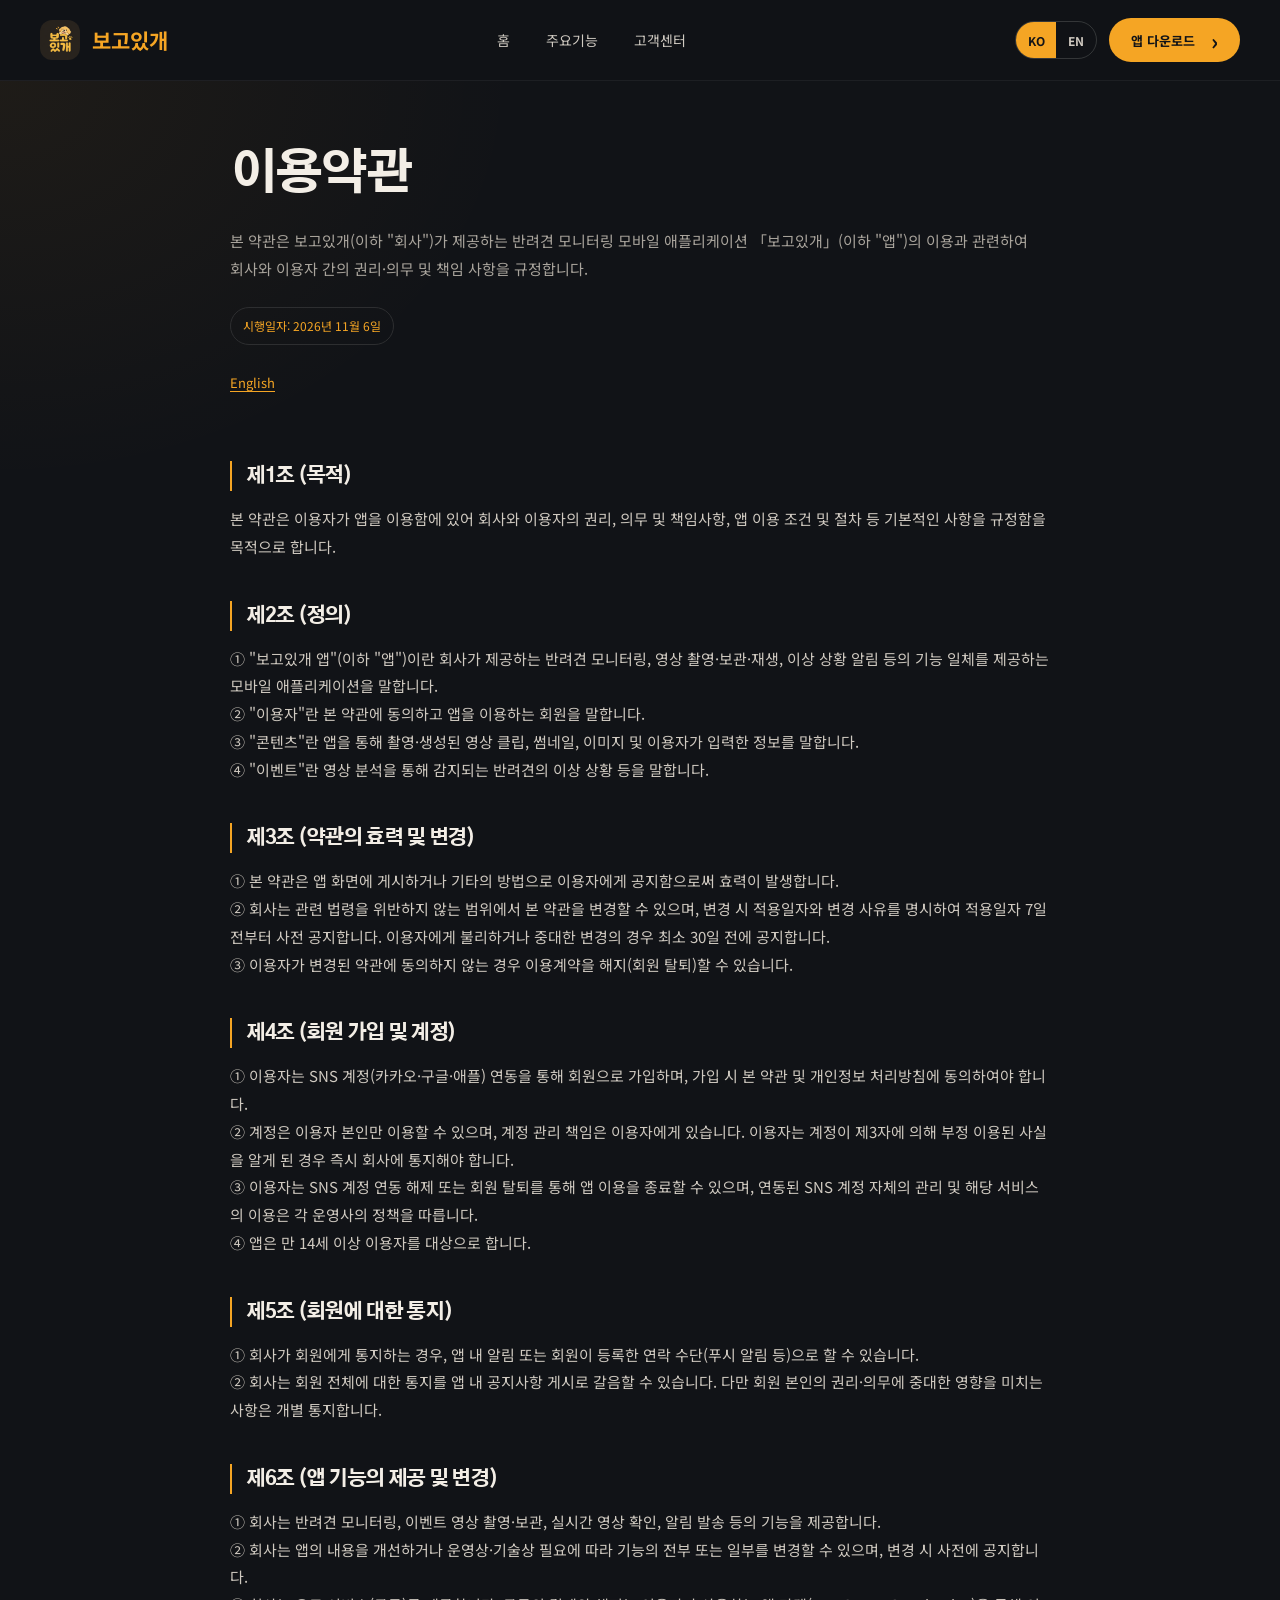
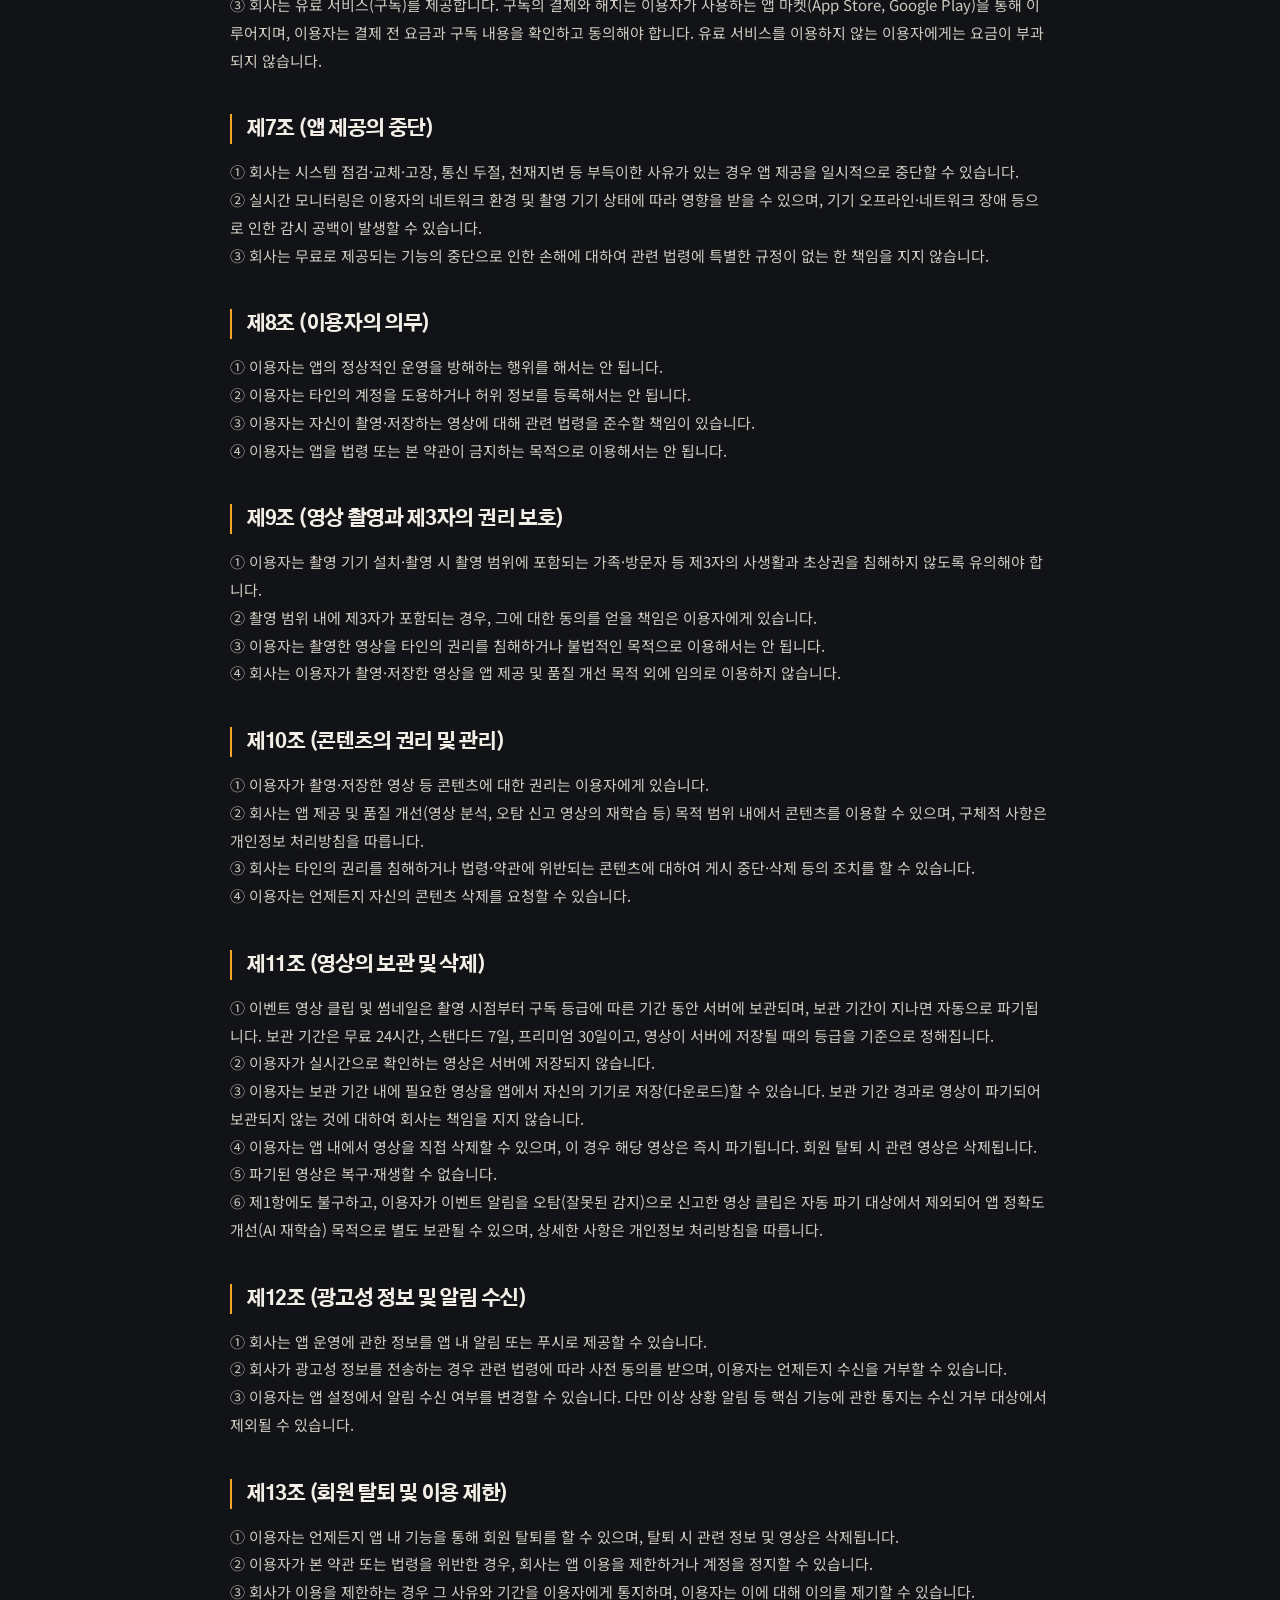
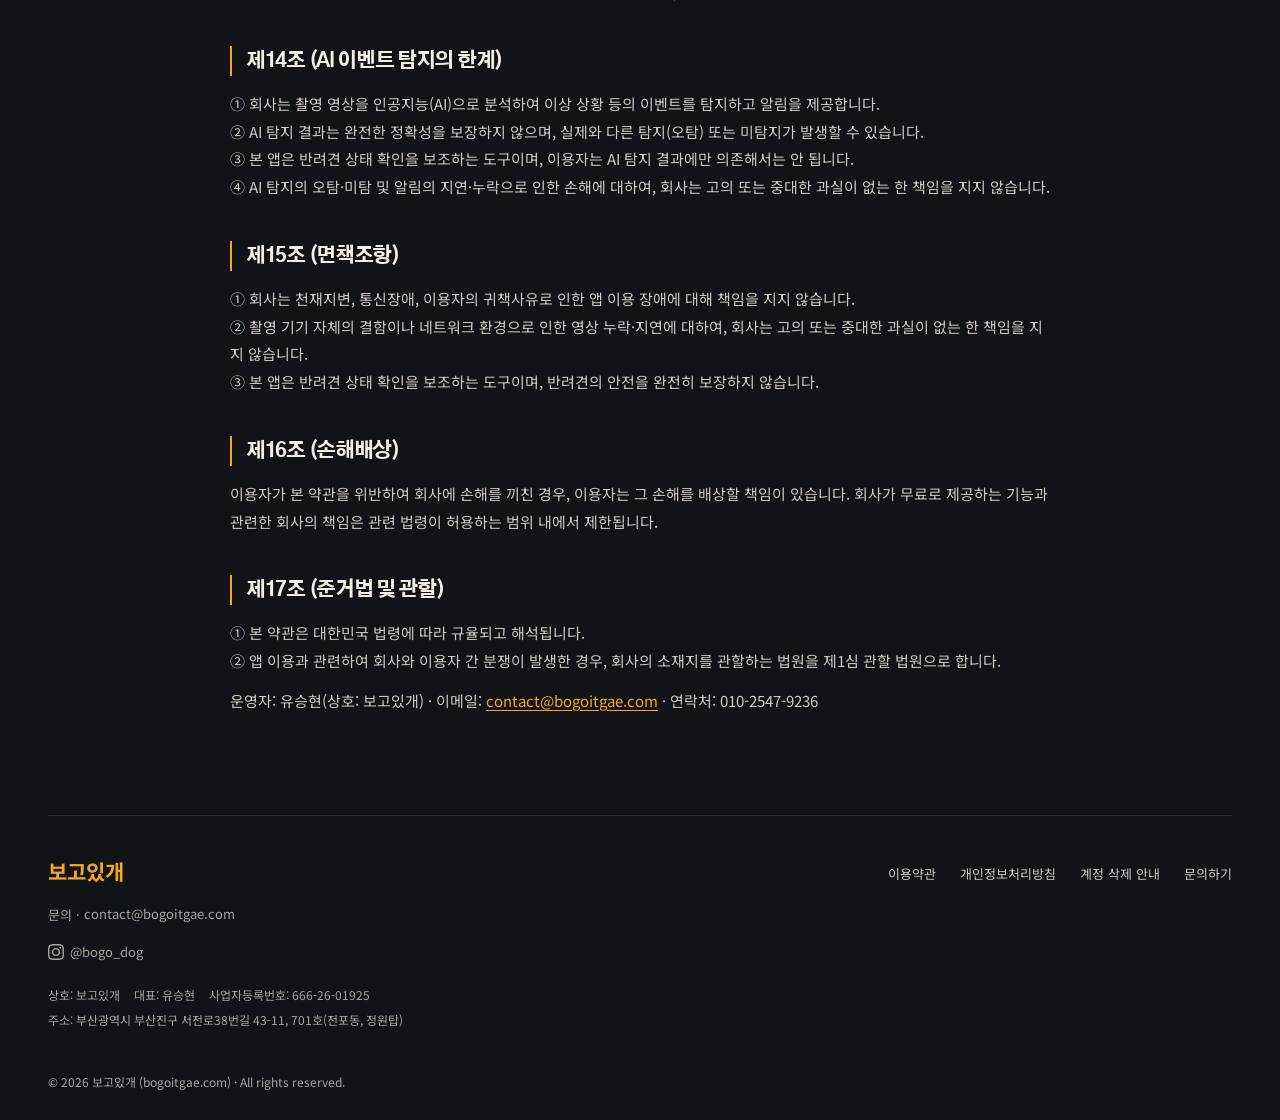
<file: terms.html>
<!DOCTYPE html>
<html lang="ko">
<head>
<meta charset="UTF-8" />
<meta name="viewport" content="width=device-width, initial-scale=1.0" />
<title>이용약관 — 보고있개</title>
<meta name="description" content="보고있개(bogoitgae) 이용약관 — 회원 가입, 앱 기능 제공, 영상 보관, AI 이벤트 탐지의 한계, 면책 등 이용 조건 안내." />
<link rel="canonical" href="https://bogoitgae.com/terms.html" />
<link rel="alternate" hreflang="ko" href="https://bogoitgae.com/terms.html" />
<link rel="alternate" hreflang="en" href="https://bogoitgae.com/en/terms.html" />
<meta name="robots" content="index,follow" />
<link rel="icon" type="image/png" sizes="32x32" href="/favicon-paw-32.png" />
    <link rel="icon" type="image/png" sizes="16x16" href="/favicon-paw-16.png" />
    <link rel="apple-touch-icon" href="/favicon-paw-180.png" />
<link rel="preconnect" href="https://fonts.googleapis.com" />
<link rel="preconnect" href="https://fonts.gstatic.com" crossorigin />
<link href="https://fonts.googleapis.com/css2?family=Gothic+A1:wght@500;700;800&family=Noto+Sans+KR:wght@400;500;700&display=swap" rel="stylesheet" />
<link rel="stylesheet" href="css/doc.css" />
</head>
<body class="doc">

<header class="landing-nav">
  <nav class="landing-nav__inner" aria-label="주 메뉴">
    <a class="brand" href="index.html"><img src="assets/logo.png" width="40" height="40" alt="" />보고있개</a>
    <div class="nav-links"><a href="index.html">홈</a><a href="index.html#features">주요기능</a><a href="support.html">고객센터</a></div>
    <div class="nav-actions">
      <div class="lang-switch" role="group" aria-label="언어"><a href="terms.html" hreflang="ko" lang="ko" aria-current="true">KO</a><a href="en/terms.html" hreflang="en" lang="en">EN</a></div>
      <a class="download-link" href="index.html#cta">앱 다운로드 <span aria-hidden="true">›</span></a>
    </div>
  </nav>
</header>

<section class="doc__head">
  <div class="wrap">
    <h1>이용약관</h1>
    <p>본 약관은 보고있개(이하 "회사")가 제공하는 반려견 모니터링 모바일 애플리케이션 「보고있개」(이하 "앱")의 이용과 관련하여 회사와 이용자 간의 권리·의무 및 책임 사항을 규정합니다.</p>
    <p class="doc__updated">시행일자: 2026년 11월 6일</p>
    <p class="doc__lang"><a href="en/terms.html" hreflang="en" lang="en">English</a></p>
  </div>
</section>

<main class="doc__body">

  <h2>제1조 (목적)</h2>
  <p>본 약관은 이용자가 앱을 이용함에 있어 회사와 이용자의 권리, 의무 및 책임사항, 앱 이용 조건 및 절차 등 기본적인 사항을 규정함을 목적으로 합니다.</p>

  <h2>제2조 (정의)</h2>
  <p>① "보고있개 앱"(이하 "앱")이란 회사가 제공하는 반려견 모니터링, 영상 촬영·보관·재생, 이상 상황 알림 등의 기능 일체를 제공하는 모바일 애플리케이션을 말합니다.<br />
  ② "이용자"란 본 약관에 동의하고 앱을 이용하는 회원을 말합니다.<br />
  ③ "콘텐츠"란 앱을 통해 촬영·생성된 영상 클립, 썸네일, 이미지 및 이용자가 입력한 정보를 말합니다.<br />
  ④ "이벤트"란 영상 분석을 통해 감지되는 반려견의 이상 상황 등을 말합니다.</p>

  <h2>제3조 (약관의 효력 및 변경)</h2>
  <p>① 본 약관은 앱 화면에 게시하거나 기타의 방법으로 이용자에게 공지함으로써 효력이 발생합니다.<br />
  ② 회사는 관련 법령을 위반하지 않는 범위에서 본 약관을 변경할 수 있으며, 변경 시 적용일자와 변경 사유를 명시하여 적용일자 7일 전부터 사전 공지합니다. 이용자에게 불리하거나 중대한 변경의 경우 최소 30일 전에 공지합니다.<br />
  ③ 이용자가 변경된 약관에 동의하지 않는 경우 이용계약을 해지(회원 탈퇴)할 수 있습니다.</p>

  <h2>제4조 (회원 가입 및 계정)</h2>
  <p>① 이용자는 SNS 계정(카카오·구글·애플) 연동을 통해 회원으로 가입하며, 가입 시 본 약관 및 개인정보 처리방침에 동의하여야 합니다.<br />
  ② 계정은 이용자 본인만 이용할 수 있으며, 계정 관리 책임은 이용자에게 있습니다. 이용자는 계정이 제3자에 의해 부정 이용된 사실을 알게 된 경우 즉시 회사에 통지해야 합니다.<br />
  ③ 이용자는 SNS 계정 연동 해제 또는 회원 탈퇴를 통해 앱 이용을 종료할 수 있으며, 연동된 SNS 계정 자체의 관리 및 해당 서비스의 이용은 각 운영사의 정책을 따릅니다.<br />
  ④ 앱은 만 14세 이상 이용자를 대상으로 합니다.</p>

  <h2>제5조 (회원에 대한 통지)</h2>
  <p>① 회사가 회원에게 통지하는 경우, 앱 내 알림 또는 회원이 등록한 연락 수단(푸시 알림 등)으로 할 수 있습니다.<br />
  ② 회사는 회원 전체에 대한 통지를 앱 내 공지사항 게시로 갈음할 수 있습니다. 다만 회원 본인의 권리·의무에 중대한 영향을 미치는 사항은 개별 통지합니다.</p>

  <h2>제6조 (앱 기능의 제공 및 변경)</h2>
  <p>① 회사는 반려견 모니터링, 이벤트 영상 촬영·보관, 실시간 영상 확인, 알림 발송 등의 기능을 제공합니다.<br />
  ② 회사는 앱의 내용을 개선하거나 운영상·기술상 필요에 따라 기능의 전부 또는 일부를 변경할 수 있으며, 변경 시 사전에 공지합니다.<br />
  ③ 회사는 유료 서비스(구독)를 제공합니다. 구독의 결제와 해지는 이용자가 사용하는 앱 마켓(App Store, Google Play)을 통해 이루어지며, 이용자는 결제 전 요금과 구독 내용을 확인하고 동의해야 합니다. 유료 서비스를 이용하지 않는 이용자에게는 요금이 부과되지 않습니다.</p>

  <h2>제7조 (앱 제공의 중단)</h2>
  <p>① 회사는 시스템 점검·교체·고장, 통신 두절, 천재지변 등 부득이한 사유가 있는 경우 앱 제공을 일시적으로 중단할 수 있습니다.<br />
  ② 실시간 모니터링은 이용자의 네트워크 환경 및 촬영 기기 상태에 따라 영향을 받을 수 있으며, 기기 오프라인·네트워크 장애 등으로 인한 감시 공백이 발생할 수 있습니다.<br />
  ③ 회사는 무료로 제공되는 기능의 중단으로 인한 손해에 대하여 관련 법령에 특별한 규정이 없는 한 책임을 지지 않습니다.</p>

  <h2>제8조 (이용자의 의무)</h2>
  <p>① 이용자는 앱의 정상적인 운영을 방해하는 행위를 해서는 안 됩니다.<br />
  ② 이용자는 타인의 계정을 도용하거나 허위 정보를 등록해서는 안 됩니다.<br />
  ③ 이용자는 자신이 촬영·저장하는 영상에 대해 관련 법령을 준수할 책임이 있습니다.<br />
  ④ 이용자는 앱을 법령 또는 본 약관이 금지하는 목적으로 이용해서는 안 됩니다.</p>

  <h2>제9조 (영상 촬영과 제3자의 권리 보호)</h2>
  <p>① 이용자는 촬영 기기 설치·촬영 시 촬영 범위에 포함되는 가족·방문자 등 제3자의 사생활과 초상권을 침해하지 않도록 유의해야 합니다.<br />
  ② 촬영 범위 내에 제3자가 포함되는 경우, 그에 대한 동의를 얻을 책임은 이용자에게 있습니다.<br />
  ③ 이용자는 촬영한 영상을 타인의 권리를 침해하거나 불법적인 목적으로 이용해서는 안 됩니다.<br />
  ④ 회사는 이용자가 촬영·저장한 영상을 앱 제공 및 품질 개선 목적 외에 임의로 이용하지 않습니다.</p>

  <h2>제10조 (콘텐츠의 권리 및 관리)</h2>
  <p>① 이용자가 촬영·저장한 영상 등 콘텐츠에 대한 권리는 이용자에게 있습니다.<br />
  ② 회사는 앱 제공 및 품질 개선(영상 분석, 오탐 신고 영상의 재학습 등) 목적 범위 내에서 콘텐츠를 이용할 수 있으며, 구체적 사항은 개인정보 처리방침을 따릅니다.<br />
  ③ 회사는 타인의 권리를 침해하거나 법령·약관에 위반되는 콘텐츠에 대하여 게시 중단·삭제 등의 조치를 할 수 있습니다.<br />
  ④ 이용자는 언제든지 자신의 콘텐츠 삭제를 요청할 수 있습니다.</p>

  <h2>제11조 (영상의 보관 및 삭제)</h2>
  <p>① 이벤트 영상 클립 및 썸네일은 촬영 시점부터 구독 등급에 따른 기간 동안 서버에 보관되며, 보관 기간이 지나면 자동으로 파기됩니다. 보관 기간은 무료 24시간, 스탠다드 7일, 프리미엄 30일이고, 영상이 서버에 저장될 때의 등급을 기준으로 정해집니다.<br />
  ② 이용자가 실시간으로 확인하는 영상은 서버에 저장되지 않습니다.<br />
  ③ 이용자는 보관 기간 내에 필요한 영상을 앱에서 자신의 기기로 저장(다운로드)할 수 있습니다. 보관 기간 경과로 영상이 파기되어 보관되지 않는 것에 대하여 회사는 책임을 지지 않습니다.<br />
  ④ 이용자는 앱 내에서 영상을 직접 삭제할 수 있으며, 이 경우 해당 영상은 즉시 파기됩니다. 회원 탈퇴 시 관련 영상은 삭제됩니다.<br />
  ⑤ 파기된 영상은 복구·재생할 수 없습니다.<br />
  ⑥ 제1항에도 불구하고, 이용자가 이벤트 알림을 오탐(잘못된 감지)으로 신고한 영상 클립은 자동 파기 대상에서 제외되어 앱 정확도 개선(AI 재학습) 목적으로 별도 보관될 수 있으며, 상세한 사항은 개인정보 처리방침을 따릅니다.</p>

  <h2>제12조 (광고성 정보 및 알림 수신)</h2>
  <p>① 회사는 앱 운영에 관한 정보를 앱 내 알림 또는 푸시로 제공할 수 있습니다.<br />
  ② 회사가 광고성 정보를 전송하는 경우 관련 법령에 따라 사전 동의를 받으며, 이용자는 언제든지 수신을 거부할 수 있습니다.<br />
  ③ 이용자는 앱 설정에서 알림 수신 여부를 변경할 수 있습니다. 다만 이상 상황 알림 등 핵심 기능에 관한 통지는 수신 거부 대상에서 제외될 수 있습니다.</p>

  <h2>제13조 (회원 탈퇴 및 이용 제한)</h2>
  <p>① 이용자는 언제든지 앱 내 기능을 통해 회원 탈퇴를 할 수 있으며, 탈퇴 시 관련 정보 및 영상은 삭제됩니다.<br />
  ② 이용자가 본 약관 또는 법령을 위반한 경우, 회사는 앱 이용을 제한하거나 계정을 정지할 수 있습니다.<br />
  ③ 회사가 이용을 제한하는 경우 그 사유와 기간을 이용자에게 통지하며, 이용자는 이에 대해 이의를 제기할 수 있습니다.</p>

  <h2>제14조 (AI 이벤트 탐지의 한계)</h2>
  <p>① 회사는 촬영 영상을 인공지능(AI)으로 분석하여 이상 상황 등의 이벤트를 탐지하고 알림을 제공합니다.<br />
  ② AI 탐지 결과는 완전한 정확성을 보장하지 않으며, 실제와 다른 탐지(오탐) 또는 미탐지가 발생할 수 있습니다.<br />
  ③ 본 앱은 반려견 상태 확인을 보조하는 도구이며, 이용자는 AI 탐지 결과에만 의존해서는 안 됩니다.<br />
  ④ AI 탐지의 오탐·미탐 및 알림의 지연·누락으로 인한 손해에 대하여, 회사는 고의 또는 중대한 과실이 없는 한 책임을 지지 않습니다.</p>

  <h2>제15조 (면책조항)</h2>
  <p>① 회사는 천재지변, 통신장애, 이용자의 귀책사유로 인한 앱 이용 장애에 대해 책임을 지지 않습니다.<br />
  ② 촬영 기기 자체의 결함이나 네트워크 환경으로 인한 영상 누락·지연에 대하여, 회사는 고의 또는 중대한 과실이 없는 한 책임을 지지 않습니다.<br />
  ③ 본 앱은 반려견 상태 확인을 보조하는 도구이며, 반려견의 안전을 완전히 보장하지 않습니다.</p>

  <h2>제16조 (손해배상)</h2>
  <p>이용자가 본 약관을 위반하여 회사에 손해를 끼친 경우, 이용자는 그 손해를 배상할 책임이 있습니다. 회사가 무료로 제공하는 기능과 관련한 회사의 책임은 관련 법령이 허용하는 범위 내에서 제한됩니다.</p>

  <h2>제17조 (준거법 및 관할)</h2>
  <p>① 본 약관은 대한민국 법령에 따라 규율되고 해석됩니다.<br />
  ② 앱 이용과 관련하여 회사와 이용자 간 분쟁이 발생한 경우, 회사의 소재지를 관할하는 법원을 제1심 관할 법원으로 합니다.</p>

  <p>운영자: 유승현(상호: 보고있개) · 이메일: <a href="mailto:contact@bogoitgae.com">contact@bogoitgae.com</a> · 연락처: 010-2547-9236</p>
</main>

<footer class="footer">
  <div class="footer__top">
    <div>
      <div class="footer__logo">보고있개</div>
      <div class="footer__cs">문의 · <a href="mailto:contact@bogoitgae.com">contact@bogoitgae.com</a></div>
      <a class="footer__sns" href="https://www.instagram.com/bogo_dog" target="_blank" rel="noopener" aria-label="보고있개 인스타그램"><svg viewBox="0 0 24 24" aria-hidden="true"><path d="M7.0301.084c-1.2768.0602-2.1487.264-2.911.5634-.7888.3075-1.4575.72-2.1228 1.3877-.6652.6677-1.075 1.3368-1.3802 2.127-.2954.7638-.4956 1.6365-.552 2.914-.0564 1.2775-.0689 1.6882-.0626 4.947.0062 3.2586.0206 3.6671.0825 4.9473.061 1.2765.264 2.1482.5635 2.9107.308.7889.72 1.4573 1.388 2.1228.6679.6655 1.3365 1.0743 2.1285 1.38.7632.295 1.6361.4961 2.9134.552 1.2773.056 1.6884.069 4.9462.0627 3.2578-.0062 3.668-.0207 4.9478-.0814 1.28-.0607 2.147-.2652 2.9098-.5633.7889-.3086 1.4578-.72 2.1228-1.3881.665-.6682 1.0745-1.3378 1.3795-2.1284.2957-.7632.4966-1.636.552-2.9124.056-1.2809.0692-1.6898.063-4.948-.0063-3.2583-.021-3.6668-.0817-4.9465-.0607-1.2797-.264-2.1487-.5633-2.9117-.3084-.7889-.72-1.4568-1.3876-2.1228C21.2982 1.33 20.628.9208 19.8378.6165 19.074.321 18.2017.1197 16.9244.0645 15.6471.0093 15.236-.005 11.977.0014 8.718.0076 8.31.0215 7.0301.0839m.1402 21.6932c-1.17-.0509-1.8053-.2453-2.2287-.408-.5606-.216-.96-.4771-1.3819-.895-.422-.4178-.6811-.8186-.9-1.378-.1644-.4234-.3624-1.058-.4171-2.228-.0595-1.2645-.072-1.6442-.079-4.848-.007-3.2037.0053-3.583.0607-4.848.05-1.169.2456-1.805.408-2.2282.216-.5613.4762-.96.895-1.3816.4188-.4217.8184-.6814 1.3783-.9003.423-.1651 1.0575-.3614 2.227-.4171 1.2655-.06 1.6447-.072 4.848-.079 3.2033-.007 3.5835.005 4.8495.0608 1.169.0508 1.8053.2445 2.228.408.5608.216.96.4754 1.3816.895.4217.4194.6816.8176.9005 1.3787.1653.4217.3617 1.056.4169 2.2263.0602 1.2655.0739 1.645.0796 4.848.0058 3.203-.0055 3.5834-.061 4.848-.051 1.17-.245 1.8055-.408 2.2294-.216.5604-.4763.96-.8954 1.3814-.419.4215-.8181.6811-1.3783.9-.4224.1649-1.0577.3617-2.2262.4174-1.2656.0595-1.6448.072-4.8493.079-3.2045.007-3.5825-.006-4.848-.0608M16.953 5.5864A1.44 1.44 0 1 0 18.39 4.144a1.44 1.44 0 0 0-1.437 1.4424M5.8385 12.012c.0067 3.4032 2.7706 6.1557 6.173 6.1493 3.4026-.0065 6.157-2.7701 6.1506-6.1733-.0065-3.4032-2.771-6.1565-6.174-6.1498-3.403.0067-6.156 2.771-6.1496 6.1738M8 12.0077a4 4 0 1 1 4.008 3.9921A3.9996 3.9996 0 0 1 8 12.0077"/></svg>@bogo_dog</a>
      <!-- 전자상거래법 제13조 사업자 표시. 간이과세자라 통신판매업 신고번호는 없음(신고 면제) -->
      <address class="footer__biz">
        <span>상호: 보고있개</span><span>대표: 유승현</span><span>사업자등록번호: 666-26-01925</span>
        <span>주소: 부산광역시 부산진구 서전로38번길 43-11, 701호(전포동, 정원탑)</span>
      </address>
    </div>
    <nav class="footer__links">
      <a href="terms.html">이용약관</a>
      <a href="privacy.html">개인정보처리방침</a>
      <a href="account-deletion.html">계정 삭제 안내</a>
      <a href="support.html">문의하기</a>
    </nav>
  </div>
  <div class="footer__cr">© 2026 보고있개 (bogoitgae.com) · All rights reserved.</div>
</footer>

</body>
</html>
</file>
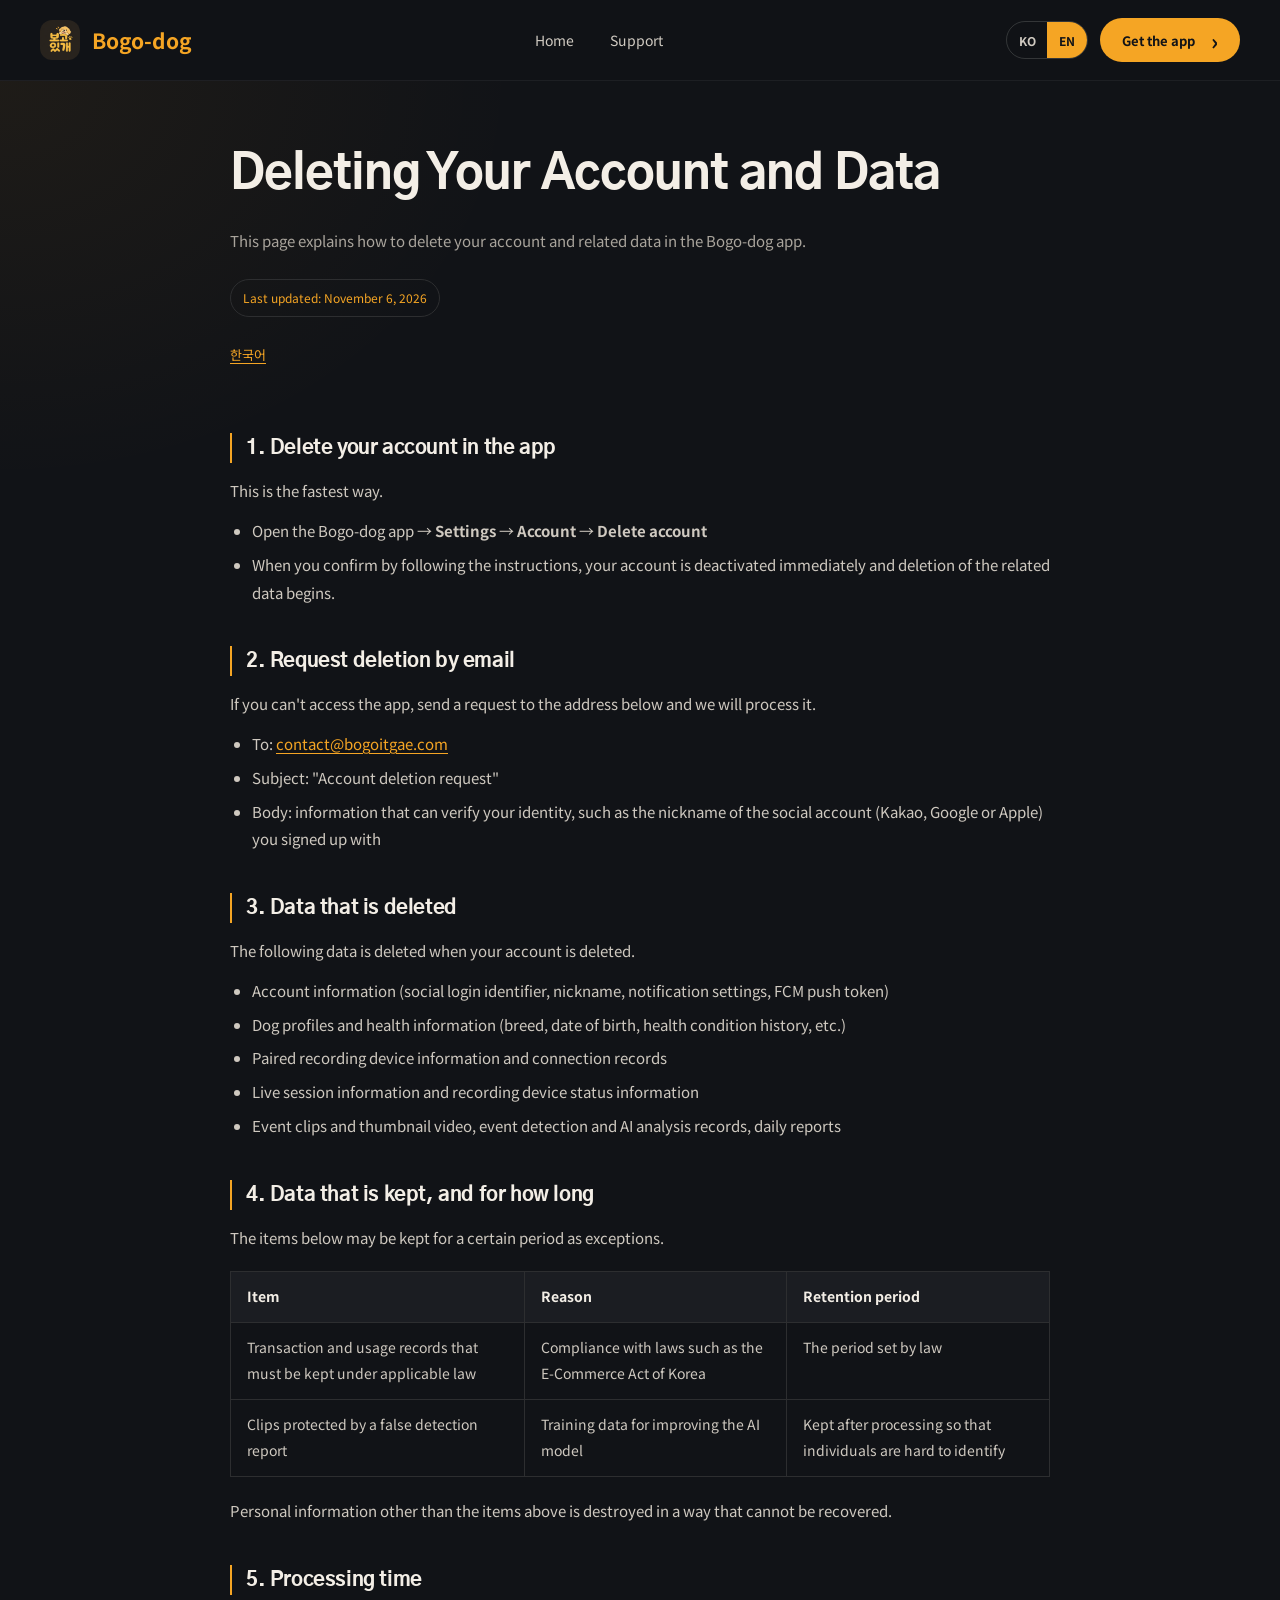
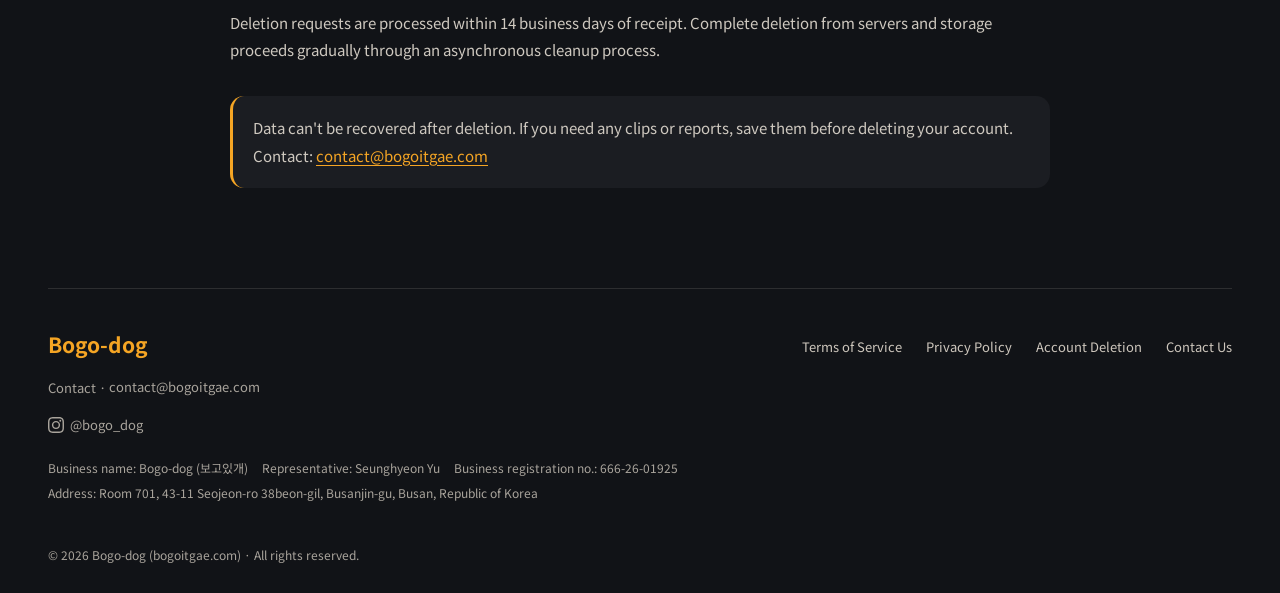
<file: en/account-deletion.html>
<!DOCTYPE html>
<html lang="en">
<head>
<meta charset="UTF-8" />
<meta name="viewport" content="width=device-width, initial-scale=1.0" />
<title>Account Deletion — Bogo-dog</title>
<meta name="description" content="How to delete your Bogo-dog account and data: steps, what is deleted, and what is kept and for how long." />
<link rel="canonical" href="https://bogoitgae.com/en/account-deletion.html" />
<link rel="alternate" hreflang="ko" href="https://bogoitgae.com/account-deletion.html" />
<link rel="alternate" hreflang="en" href="https://bogoitgae.com/en/account-deletion.html" />
<meta name="robots" content="index,follow" />
<link rel="icon" type="image/png" sizes="32x32" href="/favicon-paw-32.png" />
    <link rel="icon" type="image/png" sizes="16x16" href="/favicon-paw-16.png" />
    <link rel="apple-touch-icon" href="/favicon-paw-180.png" />
<link rel="preconnect" href="https://fonts.googleapis.com" />
<link rel="preconnect" href="https://fonts.gstatic.com" crossorigin />
<link href="https://fonts.googleapis.com/css2?family=Gothic+A1:wght@500;700;800&family=Noto+Sans+KR:wght@400;500;700&display=swap" rel="stylesheet" />
<link rel="stylesheet" href="../css/doc.css" />
</head>
<body class="doc">

<header class="landing-nav">
  <nav class="landing-nav__inner" aria-label="Main menu">
    <a class="brand" href="index.html"><img src="../assets/logo.png" width="40" height="40" alt="" />Bogo-dog</a>
    <div class="nav-links"><a href="index.html">Home</a><a href="support.html">Support</a></div>
    <div class="nav-actions">
      <div class="lang-switch" role="group" aria-label="Language"><a href="../account-deletion.html" hreflang="ko" lang="ko">KO</a><a href="account-deletion.html" hreflang="en" lang="en" aria-current="true">EN</a></div>
      <a class="download-link" href="index.html#cta">Get the app <span aria-hidden="true">›</span></a>
    </div>
  </nav>
</header>

<section class="doc__head">
  <div class="wrap">
    <h1>Deleting Your Account and Data</h1>
    <p>This page explains how to delete your account and related data in the Bogo-dog app.</p>
    <p class="doc__updated">Last updated: November 6, 2026</p>
    <p class="doc__lang"><a href="../account-deletion.html" hreflang="ko" lang="ko">한국어</a></p>
  </div>
</section>

<main class="doc__body">
  <h2>1. Delete your account in the app</h2>
  <p>This is the fastest way.</p>
  <ul>
    <li>Open the Bogo-dog app → <strong>Settings</strong> → <strong>Account</strong> → <strong>Delete account</strong></li>
    <li>When you confirm by following the instructions, your account is deactivated immediately and deletion of the related data begins.</li>
  </ul>

  <h2>2. Request deletion by email</h2>
  <p>If you can't access the app, send a request to the address below and we will process it.</p>
  <ul>
    <li>To: <a href="mailto:contact@bogoitgae.com?subject=Account%20deletion%20request">contact@bogoitgae.com</a></li>
    <li>Subject: "Account deletion request"</li>
    <li>Body: information that can verify your identity, such as the nickname of the social account (Kakao, Google or Apple) you signed up with</li>
  </ul>

  <h2>3. Data that is deleted</h2>
  <p>The following data is deleted when your account is deleted.</p>
  <ul>
    <li>Account information (social login identifier, nickname, notification settings, FCM push token)</li>
    <li>Dog profiles and health information (breed, date of birth, health condition history, etc.)</li>
    <li>Paired recording device information and connection records</li>
    <li>Live session information and recording device status information</li>
    <li>Event clips and thumbnail video, event detection and AI analysis records, daily reports</li>
  </ul>

  <h2>4. Data that is kept, and for how long</h2>
  <p>The items below may be kept for a certain period as exceptions.</p>
  <table>
    <tr><th>Item</th><th>Reason</th><th>Retention period</th></tr>
    <tr><td>Transaction and usage records that must be kept under applicable law</td><td>Compliance with laws such as the E-Commerce Act of Korea</td><td>The period set by law</td></tr>
    <tr><td>Clips protected by a false detection report</td><td>Training data for improving the AI model</td><td>Kept after processing so that individuals are hard to identify</td></tr>
  </table>
  <p>Personal information other than the items above is destroyed in a way that cannot be recovered.</p>

  <h2>5. Processing time</h2>
  <p>Deletion requests are processed within 14 business days of receipt. Complete deletion from servers and storage proceeds gradually through an asynchronous cleanup process.</p>

  <p class="doc__note" style="margin-top:32px">Data can't be recovered after deletion. If you need any clips or reports, save them before deleting your account. Contact: <a href="mailto:contact@bogoitgae.com">contact@bogoitgae.com</a></p>
</main>

<footer class="footer">
  <div class="footer__top">
    <div>
      <div class="footer__logo">Bogo-dog</div>
      <div class="footer__cs">Contact · <a href="mailto:contact@bogoitgae.com">contact@bogoitgae.com</a></div>
      <a class="footer__sns" href="https://www.instagram.com/bogo_dog" target="_blank" rel="noopener" aria-label="Bogo-dog on Instagram"><svg viewBox="0 0 24 24" aria-hidden="true"><path d="M7.0301.084c-1.2768.0602-2.1487.264-2.911.5634-.7888.3075-1.4575.72-2.1228 1.3877-.6652.6677-1.075 1.3368-1.3802 2.127-.2954.7638-.4956 1.6365-.552 2.914-.0564 1.2775-.0689 1.6882-.0626 4.947.0062 3.2586.0206 3.6671.0825 4.9473.061 1.2765.264 2.1482.5635 2.9107.308.7889.72 1.4573 1.388 2.1228.6679.6655 1.3365 1.0743 2.1285 1.38.7632.295 1.6361.4961 2.9134.552 1.2773.056 1.6884.069 4.9462.0627 3.2578-.0062 3.668-.0207 4.9478-.0814 1.28-.0607 2.147-.2652 2.9098-.5633.7889-.3086 1.4578-.72 2.1228-1.3881.665-.6682 1.0745-1.3378 1.3795-2.1284.2957-.7632.4966-1.636.552-2.9124.056-1.2809.0692-1.6898.063-4.948-.0063-3.2583-.021-3.6668-.0817-4.9465-.0607-1.2797-.264-2.1487-.5633-2.9117-.3084-.7889-.72-1.4568-1.3876-2.1228C21.2982 1.33 20.628.9208 19.8378.6165 19.074.321 18.2017.1197 16.9244.0645 15.6471.0093 15.236-.005 11.977.0014 8.718.0076 8.31.0215 7.0301.0839m.1402 21.6932c-1.17-.0509-1.8053-.2453-2.2287-.408-.5606-.216-.96-.4771-1.3819-.895-.422-.4178-.6811-.8186-.9-1.378-.1644-.4234-.3624-1.058-.4171-2.228-.0595-1.2645-.072-1.6442-.079-4.848-.007-3.2037.0053-3.583.0607-4.848.05-1.169.2456-1.805.408-2.2282.216-.5613.4762-.96.895-1.3816.4188-.4217.8184-.6814 1.3783-.9003.423-.1651 1.0575-.3614 2.227-.4171 1.2655-.06 1.6447-.072 4.848-.079 3.2033-.007 3.5835.005 4.8495.0608 1.169.0508 1.8053.2445 2.228.408.5608.216.96.4754 1.3816.895.4217.4194.6816.8176.9005 1.3787.1653.4217.3617 1.056.4169 2.2263.0602 1.2655.0739 1.645.0796 4.848.0058 3.203-.0055 3.5834-.061 4.848-.051 1.17-.245 1.8055-.408 2.2294-.216.5604-.4763.96-.8954 1.3814-.419.4215-.8181.6811-1.3783.9-.4224.1649-1.0577.3617-2.2262.4174-1.2656.0595-1.6448.072-4.8493.079-3.2045.007-3.5825-.006-4.848-.0608M16.953 5.5864A1.44 1.44 0 1 0 18.39 4.144a1.44 1.44 0 0 0-1.437 1.4424M5.8385 12.012c.0067 3.4032 2.7706 6.1557 6.173 6.1493 3.4026-.0065 6.157-2.7701 6.1506-6.1733-.0065-3.4032-2.771-6.1565-6.174-6.1498-3.403.0067-6.156 2.771-6.1496 6.1738M8 12.0077a4 4 0 1 1 4.008 3.9921A3.9996 3.9996 0 0 1 8 12.0077"/></svg>@bogo_dog</a>
      <address class="footer__biz">
        <span>Business name: Bogo-dog (보고있개)</span><span>Representative: Seunghyeon Yu</span><span>Business registration no.: 666-26-01925</span>
        <span>Address: Room 701, 43-11 Seojeon-ro 38beon-gil, Busanjin-gu, Busan, Republic of Korea</span>
      </address>
    </div>
    <nav class="footer__links">
      <a href="terms.html">Terms of Service</a>
      <a href="privacy.html">Privacy Policy</a>
      <a href="account-deletion.html">Account Deletion</a>
      <a href="support.html">Contact Us</a>
    </nav>
  </div>
  <div class="footer__cr">© 2026 Bogo-dog (bogoitgae.com) · All rights reserved.</div>
</footer>

</body>
</html>
</file>
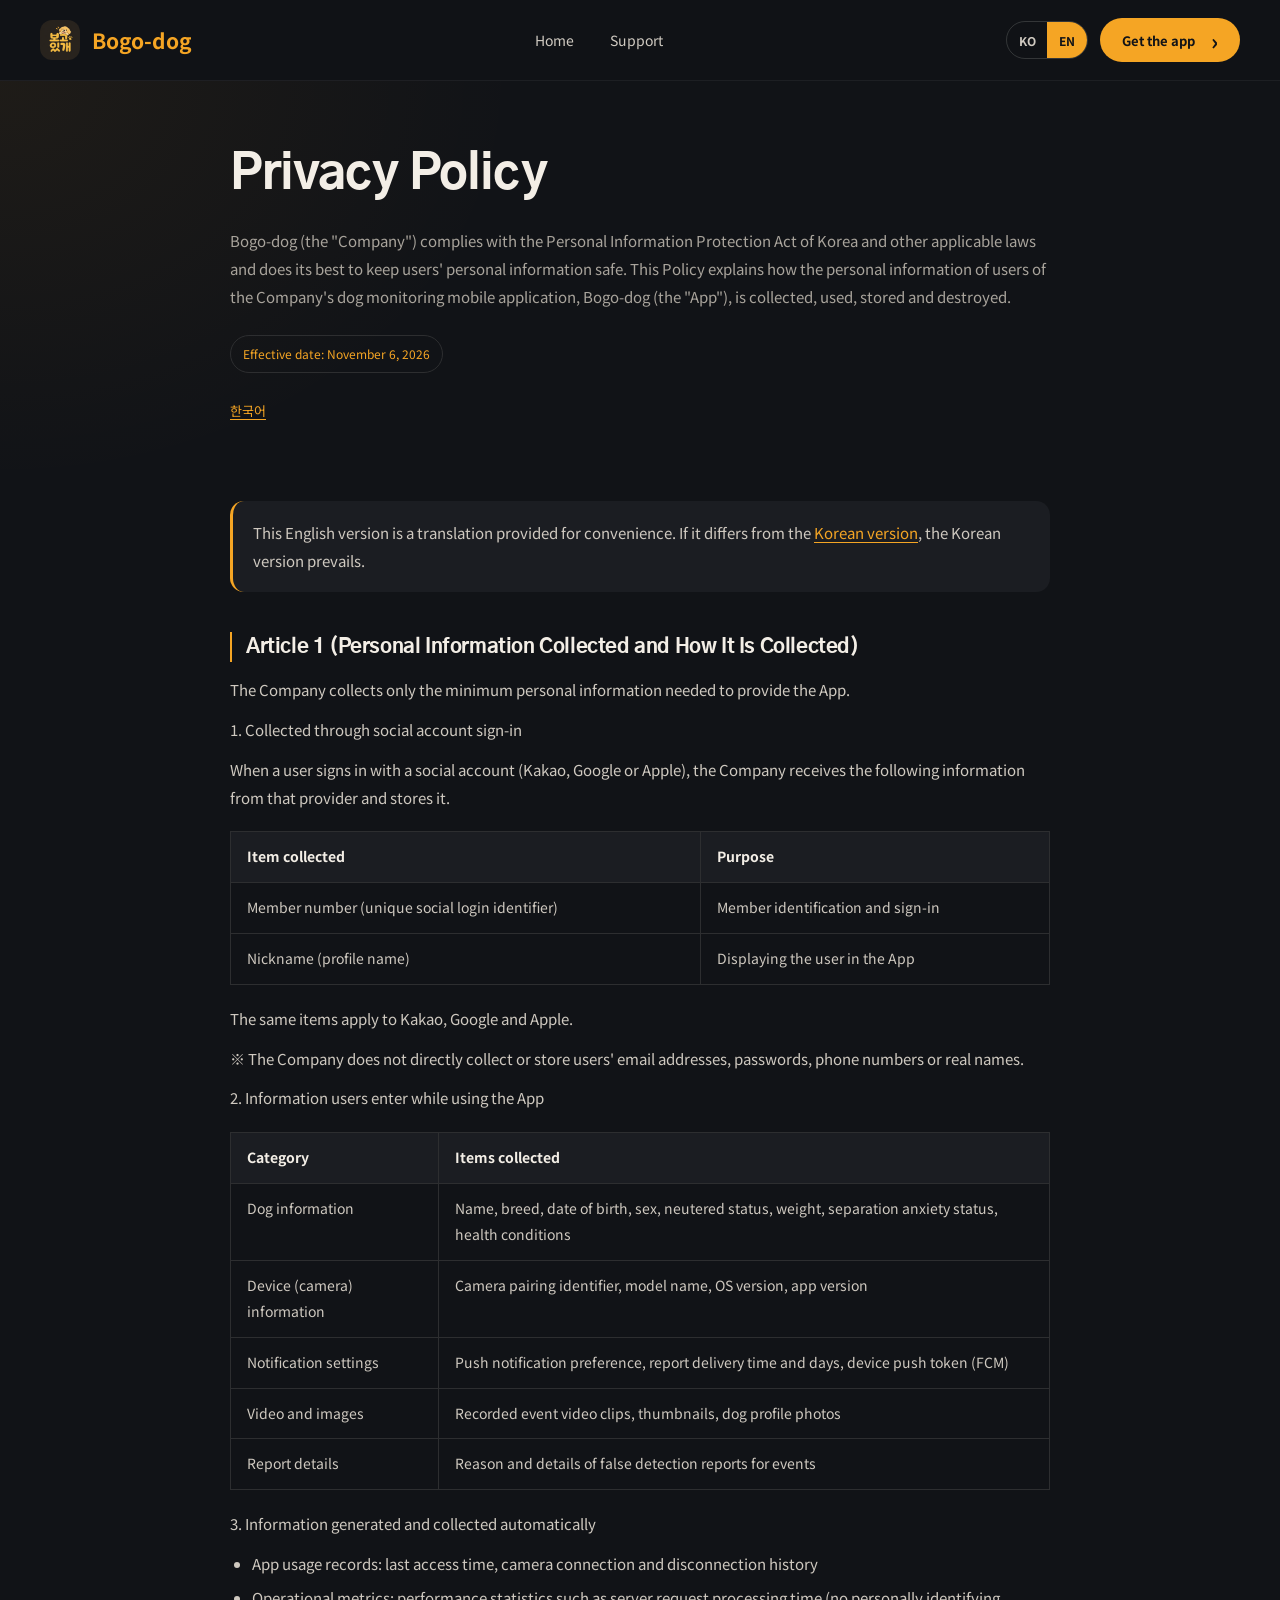
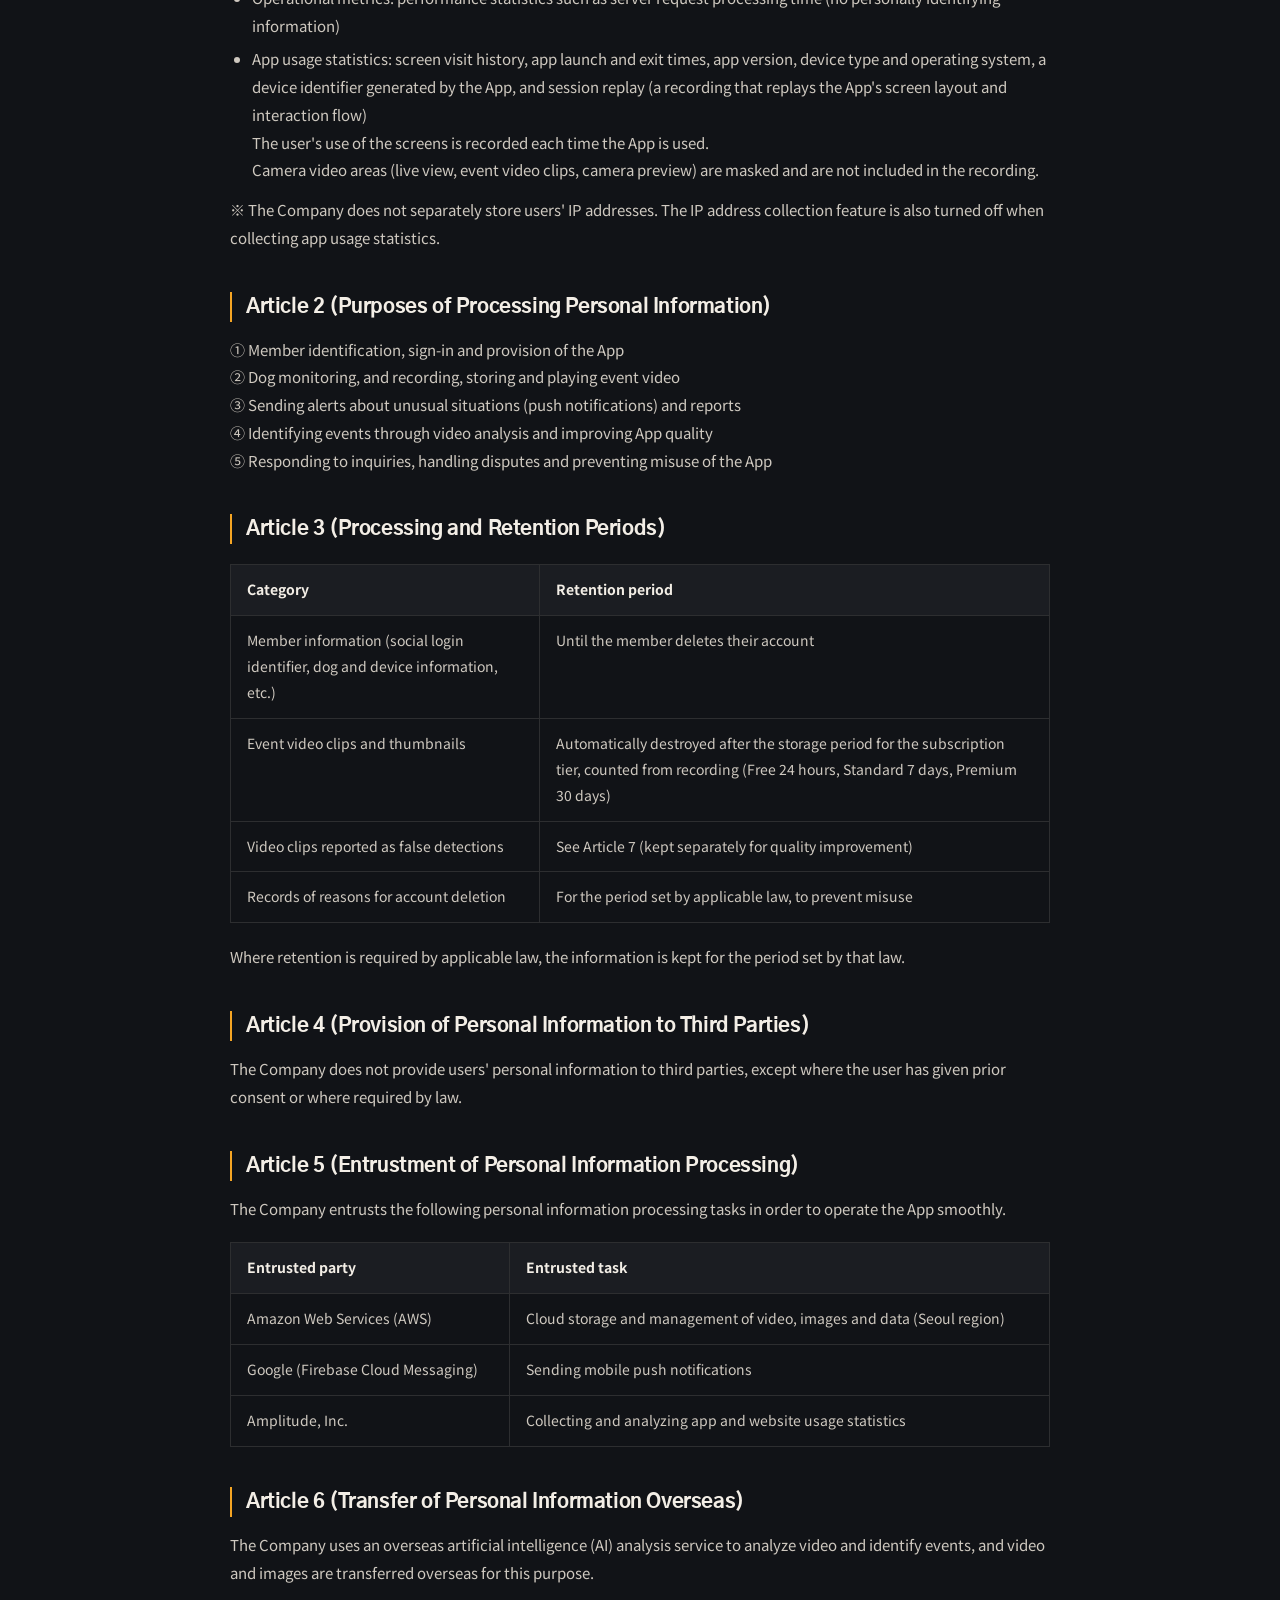
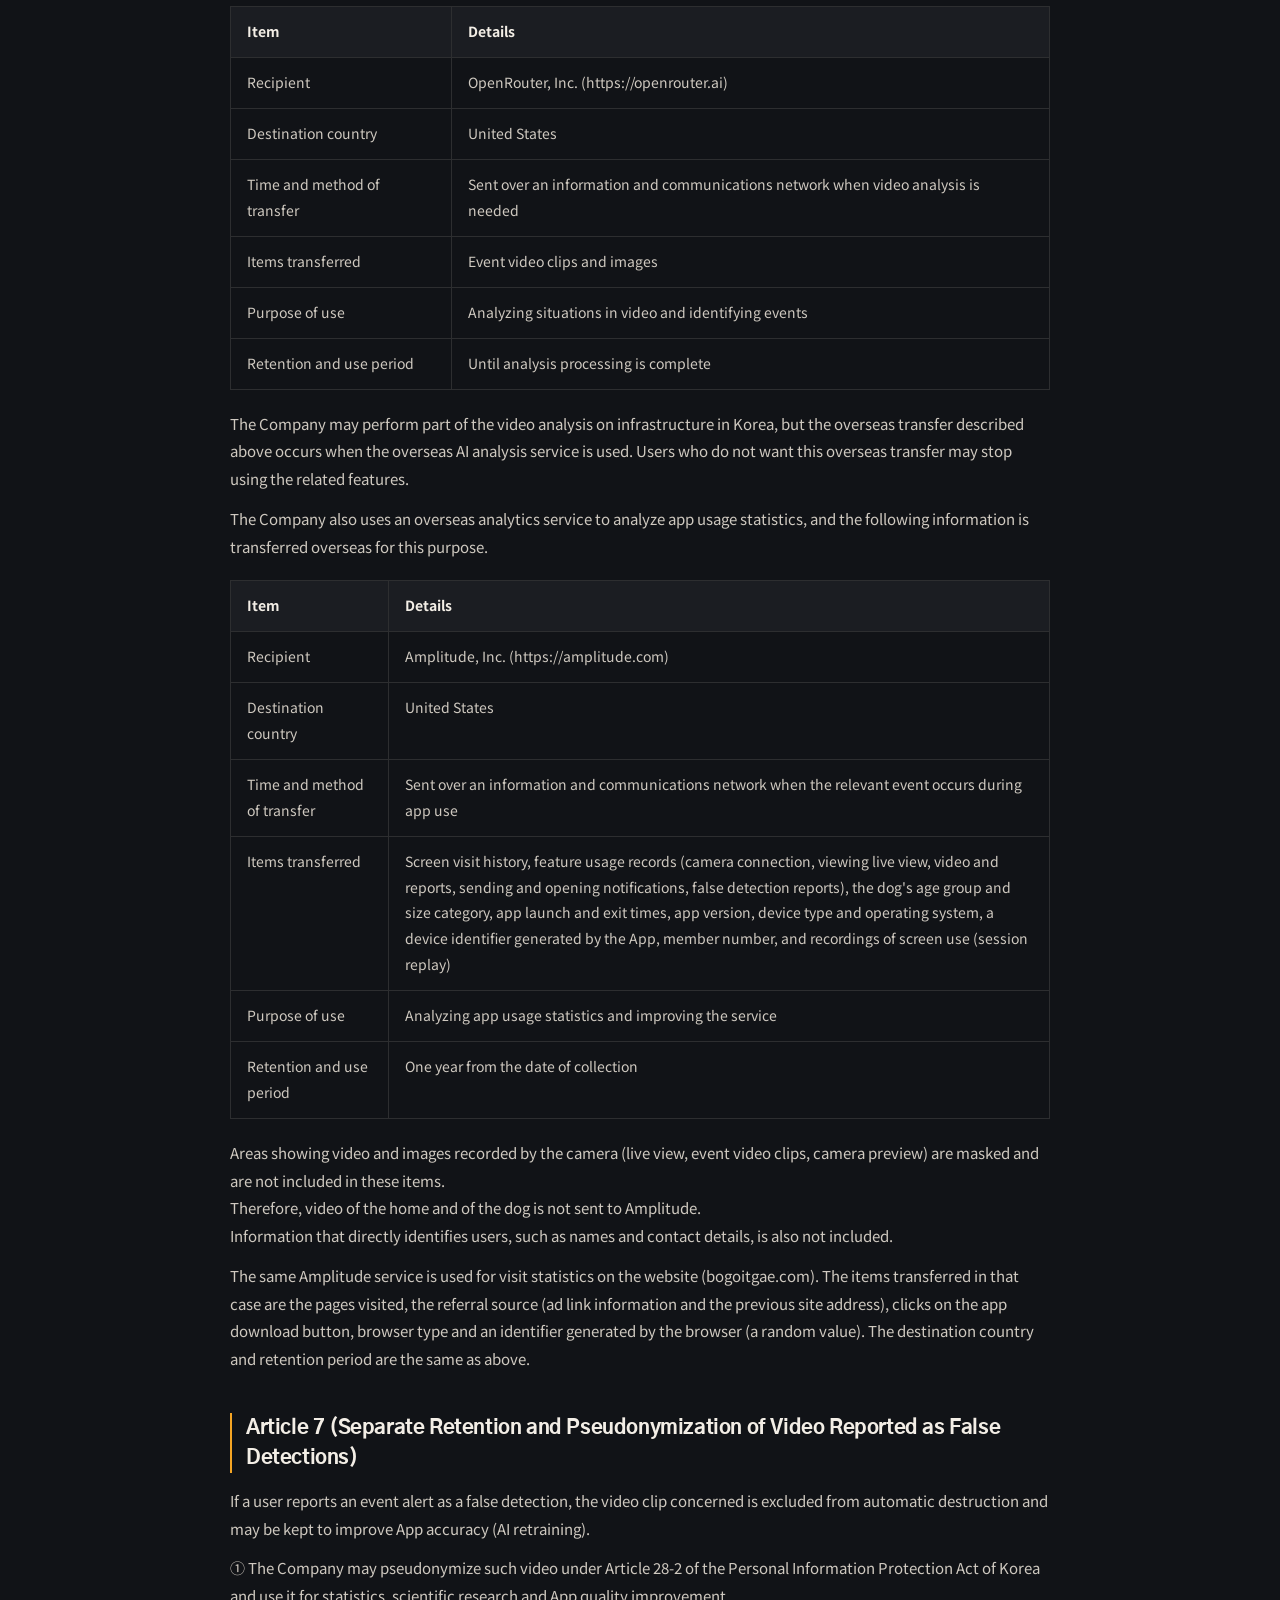
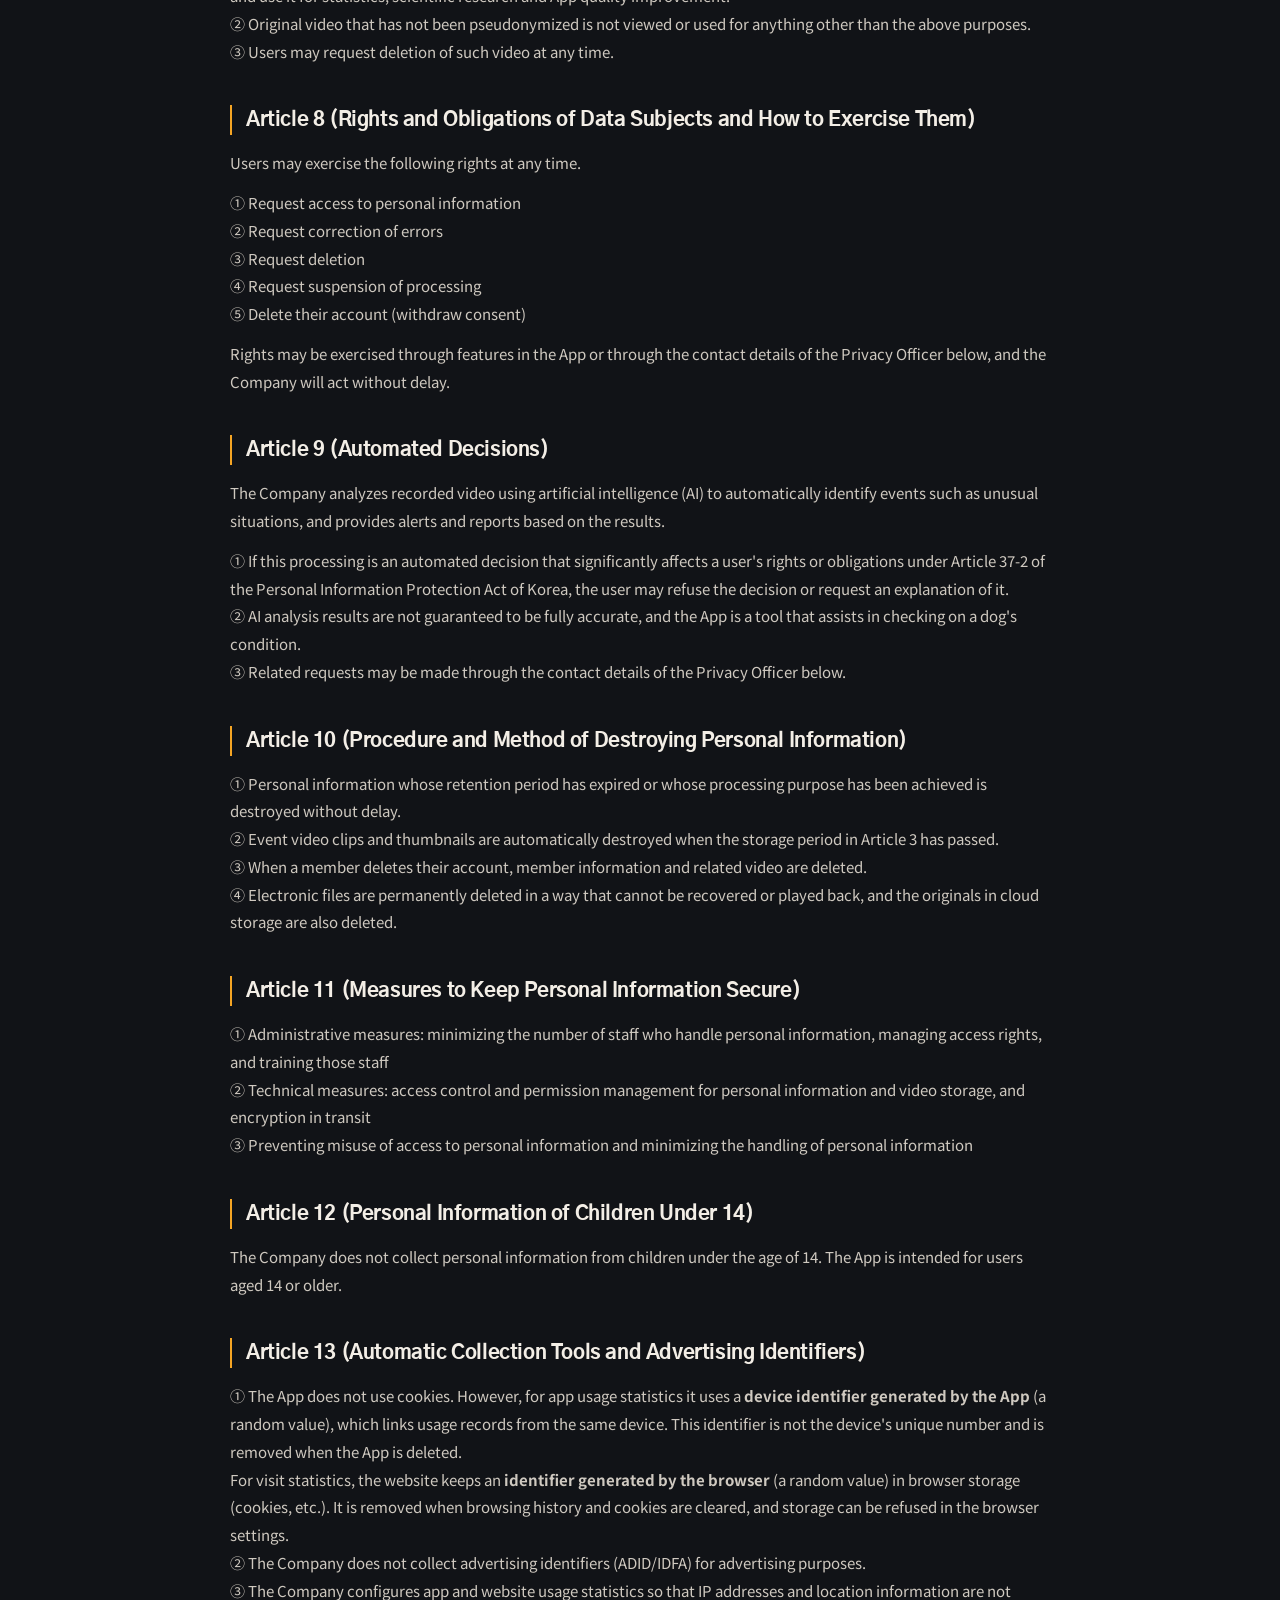
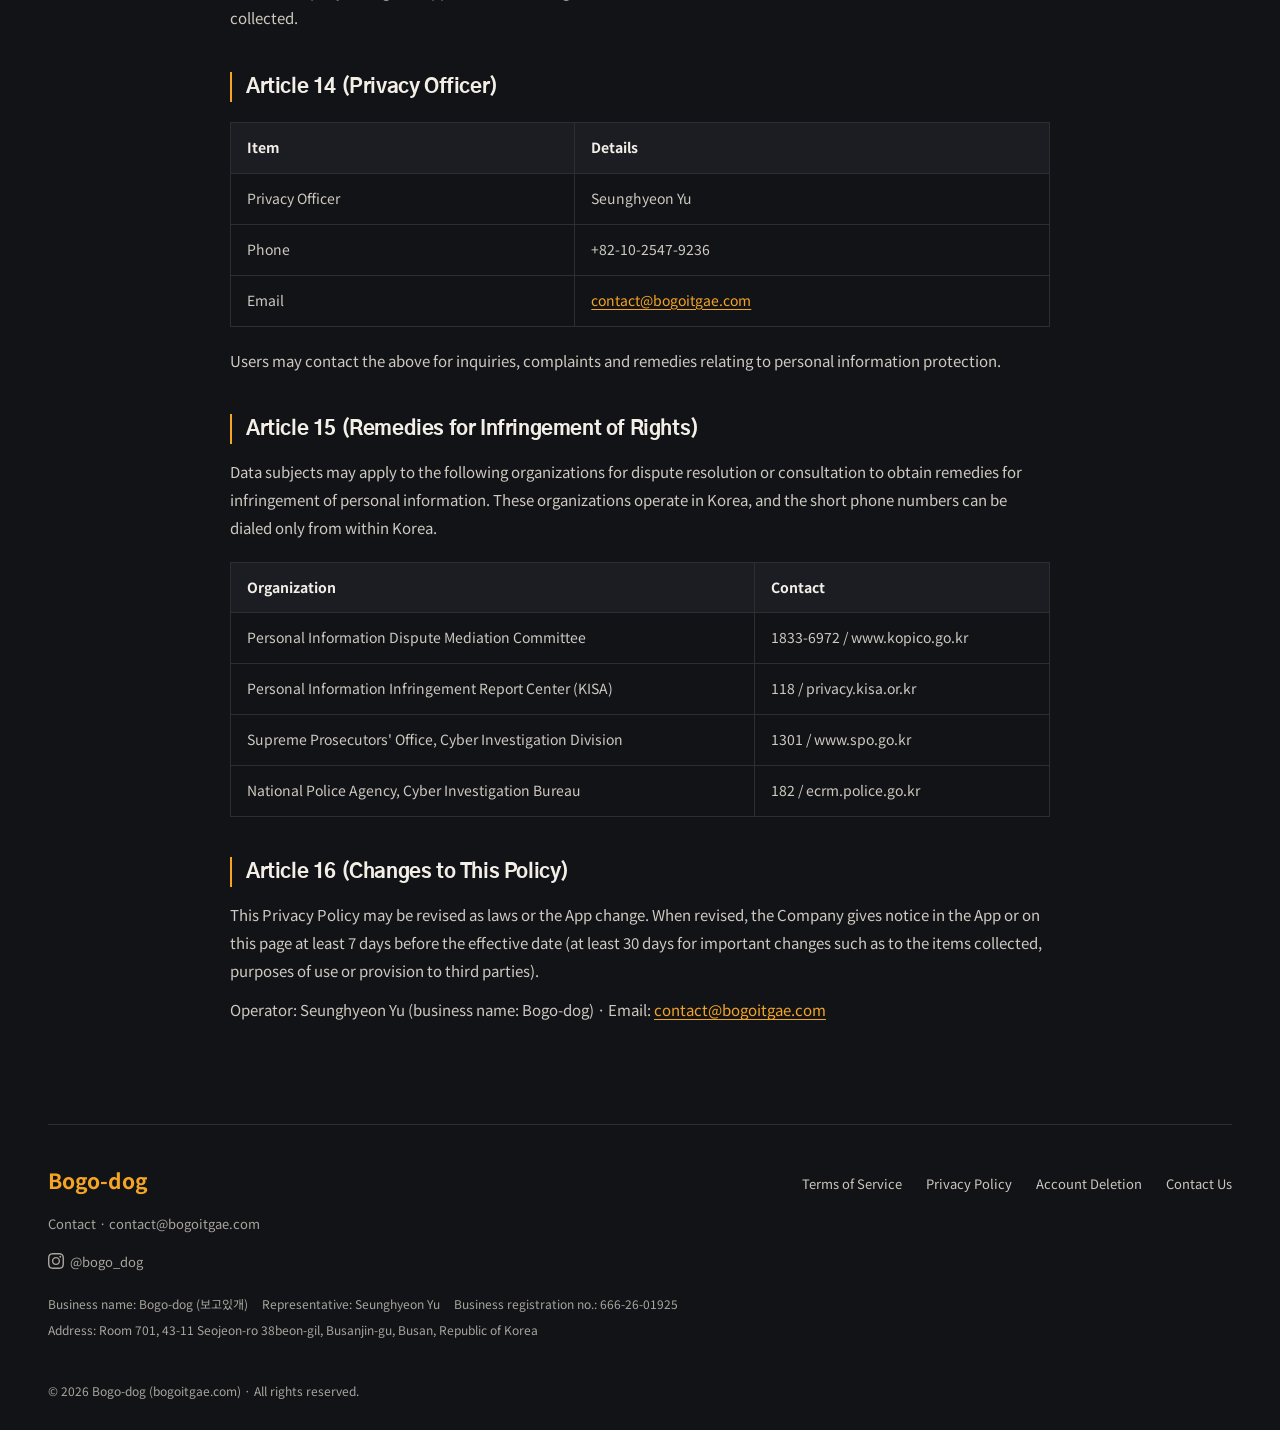
<file: en/privacy.html>
<!DOCTYPE html>
<html lang="en">
<head>
<meta charset="UTF-8" />
<meta name="viewport" content="width=device-width, initial-scale=1.0" />
<title>Privacy Policy — Bogo-dog</title>
<meta name="description" content="Bogo-dog Privacy Policy: items collected, purposes of use, entrustment, overseas transfer, retention periods and user rights." />
<link rel="canonical" href="https://bogoitgae.com/en/privacy.html" />
<link rel="alternate" hreflang="ko" href="https://bogoitgae.com/privacy.html" />
<link rel="alternate" hreflang="en" href="https://bogoitgae.com/en/privacy.html" />
<meta name="robots" content="index,follow" />
<link rel="icon" type="image/png" sizes="32x32" href="/favicon-paw-32.png" />
    <link rel="icon" type="image/png" sizes="16x16" href="/favicon-paw-16.png" />
    <link rel="apple-touch-icon" href="/favicon-paw-180.png" />
<link rel="preconnect" href="https://fonts.googleapis.com" />
<link rel="preconnect" href="https://fonts.gstatic.com" crossorigin />
<link href="https://fonts.googleapis.com/css2?family=Gothic+A1:wght@500;700;800&family=Noto+Sans+KR:wght@400;500;700&display=swap" rel="stylesheet" />
<link rel="stylesheet" href="../css/doc.css" />
</head>
<body class="doc">

<header class="landing-nav">
  <nav class="landing-nav__inner" aria-label="Main menu">
    <a class="brand" href="index.html"><img src="../assets/logo.png" width="40" height="40" alt="" />Bogo-dog</a>
    <div class="nav-links"><a href="index.html">Home</a><a href="support.html">Support</a></div>
    <div class="nav-actions">
      <div class="lang-switch" role="group" aria-label="Language"><a href="../privacy.html" hreflang="ko" lang="ko">KO</a><a href="privacy.html" hreflang="en" lang="en" aria-current="true">EN</a></div>
      <a class="download-link" href="index.html#cta">Get the app <span aria-hidden="true">›</span></a>
    </div>
  </nav>
</header>

<section class="doc__head">
  <div class="wrap">
    <h1>Privacy Policy</h1>
    <p>Bogo-dog (the "Company") complies with the Personal Information Protection Act of Korea and other applicable laws and does its best to keep users' personal information safe. This Policy explains how the personal information of users of the Company's dog monitoring mobile application, Bogo-dog (the "App"), is collected, used, stored and destroyed.</p>
    <p class="doc__updated">Effective date: November 6, 2026</p>
    <p class="doc__lang"><a href="../privacy.html" hreflang="ko" lang="ko">한국어</a></p>
  </div>
</section>

<main class="doc__body">

  <p class="doc__note">This English version is a translation provided for convenience. If it differs from the <a href="../privacy.html">Korean version</a>, the Korean version prevails.</p>

  <h2>Article 1 (Personal Information Collected and How It Is Collected)</h2>
  <p>The Company collects only the minimum personal information needed to provide the App.</p>
  <p>1. Collected through social account sign-in</p>
  <p>When a user signs in with a social account (Kakao, Google or Apple), the Company receives the following information from that provider and stores it.</p>
  <table>
    <tr><th>Item collected</th><th>Purpose</th></tr>
    <tr><td>Member number (unique social login identifier)</td><td>Member identification and sign-in</td></tr>
    <tr><td>Nickname (profile name)</td><td>Displaying the user in the App</td></tr>
  </table>
  <p>The same items apply to Kakao, Google and Apple.</p>
  <p>※ The Company does not directly collect or store users' email addresses, passwords, phone numbers or real names.</p>
  <p>2. Information users enter while using the App</p>
  <table>
    <tr><th>Category</th><th>Items collected</th></tr>
    <tr><td>Dog information</td><td>Name, breed, date of birth, sex, neutered status, weight, separation anxiety status, health conditions</td></tr>
    <tr><td>Device (camera) information</td><td>Camera pairing identifier, model name, OS version, app version</td></tr>
    <tr><td>Notification settings</td><td>Push notification preference, report delivery time and days, device push token (FCM)</td></tr>
    <tr><td>Video and images</td><td>Recorded event video clips, thumbnails, dog profile photos</td></tr>
    <tr><td>Report details</td><td>Reason and details of false detection reports for events</td></tr>
  </table>
  <p>3. Information generated and collected automatically</p>
  <ul>
    <li>App usage records: last access time, camera connection and disconnection history</li>
    <li>Operational metrics: performance statistics such as server request processing time (no personally identifying information)</li>
    <li>App usage statistics: screen visit history, app launch and exit times, app version, device type and operating system, a device identifier generated by the App, and session replay (a recording that replays the App's screen layout and interaction flow)<br />
    The user's use of the screens is recorded each time the App is used.<br />
    Camera video areas (live view, event video clips, camera preview) are masked and are not included in the recording.</li>
  </ul>
  <p>※ The Company does not separately store users' IP addresses. The IP address collection feature is also turned off when collecting app usage statistics.</p>

  <h2>Article 2 (Purposes of Processing Personal Information)</h2>
  <p>① Member identification, sign-in and provision of the App<br />
  ② Dog monitoring, and recording, storing and playing event video<br />
  ③ Sending alerts about unusual situations (push notifications) and reports<br />
  ④ Identifying events through video analysis and improving App quality<br />
  ⑤ Responding to inquiries, handling disputes and preventing misuse of the App</p>

  <h2>Article 3 (Processing and Retention Periods)</h2>
  <table>
    <tr><th>Category</th><th>Retention period</th></tr>
    <tr><td>Member information (social login identifier, dog and device information, etc.)</td><td>Until the member deletes their account</td></tr>
    <tr><td>Event video clips and thumbnails</td><td>Automatically destroyed after the storage period for the subscription tier, counted from recording (Free 24 hours, Standard 7 days, Premium 30 days)</td></tr>
    <tr><td>Video clips reported as false detections</td><td>See Article 7 (kept separately for quality improvement)</td></tr>
    <tr><td>Records of reasons for account deletion</td><td>For the period set by applicable law, to prevent misuse</td></tr>
  </table>
  <p>Where retention is required by applicable law, the information is kept for the period set by that law.</p>

  <h2>Article 4 (Provision of Personal Information to Third Parties)</h2>
  <p>The Company does not provide users' personal information to third parties, except where the user has given prior consent or where required by law.</p>

  <h2>Article 5 (Entrustment of Personal Information Processing)</h2>
  <p>The Company entrusts the following personal information processing tasks in order to operate the App smoothly.</p>
  <table>
    <tr><th>Entrusted party</th><th>Entrusted task</th></tr>
    <tr><td>Amazon Web Services (AWS)</td><td>Cloud storage and management of video, images and data (Seoul region)</td></tr>
    <tr><td>Google (Firebase Cloud Messaging)</td><td>Sending mobile push notifications</td></tr>
    <tr><td>Amplitude, Inc.</td><td>Collecting and analyzing app and website usage statistics</td></tr>
  </table>

  <h2>Article 6 (Transfer of Personal Information Overseas)</h2>
  <p>The Company uses an overseas artificial intelligence (AI) analysis service to analyze video and identify events, and video and images are transferred overseas for this purpose.</p>
  <table>
    <tr><th>Item</th><th>Details</th></tr>
    <tr><td>Recipient</td><td>OpenRouter, Inc. (https://openrouter.ai)</td></tr>
    <tr><td>Destination country</td><td>United States</td></tr>
    <tr><td>Time and method of transfer</td><td>Sent over an information and communications network when video analysis is needed</td></tr>
    <tr><td>Items transferred</td><td>Event video clips and images</td></tr>
    <tr><td>Purpose of use</td><td>Analyzing situations in video and identifying events</td></tr>
    <tr><td>Retention and use period</td><td>Until analysis processing is complete</td></tr>
  </table>
  <p>The Company may perform part of the video analysis on infrastructure in Korea, but the overseas transfer described above occurs when the overseas AI analysis service is used. Users who do not want this overseas transfer may stop using the related features.</p>
  <p>The Company also uses an overseas analytics service to analyze app usage statistics, and the following information is transferred overseas for this purpose.</p>
  <table>
    <tr><th>Item</th><th>Details</th></tr>
    <tr><td>Recipient</td><td>Amplitude, Inc. (https://amplitude.com)</td></tr>
    <tr><td>Destination country</td><td>United States</td></tr>
    <tr><td>Time and method of transfer</td><td>Sent over an information and communications network when the relevant event occurs during app use</td></tr>
    <tr><td>Items transferred</td><td>Screen visit history, feature usage records (camera connection, viewing live view, video and reports, sending and opening notifications, false detection reports), the dog's age group and size category, app launch and exit times, app version, device type and operating system, a device identifier generated by the App, member number, and recordings of screen use (session replay)</td></tr>
    <tr><td>Purpose of use</td><td>Analyzing app usage statistics and improving the service</td></tr>
    <tr><td>Retention and use period</td><td>One year from the date of collection</td></tr>
  </table>
  <p>Areas showing video and images recorded by the camera (live view, event video clips, camera preview) are masked and are not included in these items.<br />
  Therefore, video of the home and of the dog is not sent to Amplitude.<br />
  Information that directly identifies users, such as names and contact details, is also not included.</p>
  <p>The same Amplitude service is used for visit statistics on the website (bogoitgae.com). The items transferred in that case are the pages visited, the referral source (ad link information and the previous site address), clicks on the app download button, browser type and an identifier generated by the browser (a random value). The destination country and retention period are the same as above.</p>

  <h2>Article 7 (Separate Retention and Pseudonymization of Video Reported as False Detections)</h2>
  <p>If a user reports an event alert as a false detection, the video clip concerned is excluded from automatic destruction and may be kept to improve App accuracy (AI retraining).</p>
  <p>① The Company may pseudonymize such video under Article 28-2 of the Personal Information Protection Act of Korea and use it for statistics, scientific research and App quality improvement.<br />
  ② Original video that has not been pseudonymized is not viewed or used for anything other than the above purposes.<br />
  ③ Users may request deletion of such video at any time.</p>

  <h2>Article 8 (Rights and Obligations of Data Subjects and How to Exercise Them)</h2>
  <p>Users may exercise the following rights at any time.</p>
  <p>① Request access to personal information<br />
  ② Request correction of errors<br />
  ③ Request deletion<br />
  ④ Request suspension of processing<br />
  ⑤ Delete their account (withdraw consent)</p>
  <p>Rights may be exercised through features in the App or through the contact details of the Privacy Officer below, and the Company will act without delay.</p>

  <h2>Article 9 (Automated Decisions)</h2>
  <p>The Company analyzes recorded video using artificial intelligence (AI) to automatically identify events such as unusual situations, and provides alerts and reports based on the results.</p>
  <p>① If this processing is an automated decision that significantly affects a user's rights or obligations under Article 37-2 of the Personal Information Protection Act of Korea, the user may refuse the decision or request an explanation of it.<br />
  ② AI analysis results are not guaranteed to be fully accurate, and the App is a tool that assists in checking on a dog's condition.<br />
  ③ Related requests may be made through the contact details of the Privacy Officer below.</p>

  <h2>Article 10 (Procedure and Method of Destroying Personal Information)</h2>
  <p>① Personal information whose retention period has expired or whose processing purpose has been achieved is destroyed without delay.<br />
  ② Event video clips and thumbnails are automatically destroyed when the storage period in Article 3 has passed.<br />
  ③ When a member deletes their account, member information and related video are deleted.<br />
  ④ Electronic files are permanently deleted in a way that cannot be recovered or played back, and the originals in cloud storage are also deleted.</p>

  <h2>Article 11 (Measures to Keep Personal Information Secure)</h2>
  <p>① Administrative measures: minimizing the number of staff who handle personal information, managing access rights, and training those staff<br />
  ② Technical measures: access control and permission management for personal information and video storage, and encryption in transit<br />
  ③ Preventing misuse of access to personal information and minimizing the handling of personal information</p>

  <h2>Article 12 (Personal Information of Children Under 14)</h2>
  <p>The Company does not collect personal information from children under the age of 14. The App is intended for users aged 14 or older.</p>

  <h2>Article 13 (Automatic Collection Tools and Advertising Identifiers)</h2>
  <p>① The App does not use cookies. However, for app usage statistics it uses a <strong>device identifier generated by the App</strong> (a random value), which links usage records from the same device. This identifier is not the device's unique number and is removed when the App is deleted.<br />
  For visit statistics, the website keeps an <strong>identifier generated by the browser</strong> (a random value) in browser storage (cookies, etc.). It is removed when browsing history and cookies are cleared, and storage can be refused in the browser settings.<br />
  ② The Company does not collect advertising identifiers (ADID/IDFA) for advertising purposes.<br />
  ③ The Company configures app and website usage statistics so that IP addresses and location information are not collected.</p>

  <h2>Article 14 (Privacy Officer)</h2>
  <table>
    <tr><th>Item</th><th>Details</th></tr>
    <tr><td>Privacy Officer</td><td>Seunghyeon Yu</td></tr>
    <tr><td>Phone</td><td>+82-10-2547-9236</td></tr>
    <tr><td>Email</td><td><a href="mailto:contact@bogoitgae.com">contact@bogoitgae.com</a></td></tr>
  </table>
  <p>Users may contact the above for inquiries, complaints and remedies relating to personal information protection.</p>

  <h2>Article 15 (Remedies for Infringement of Rights)</h2>
  <p>Data subjects may apply to the following organizations for dispute resolution or consultation to obtain remedies for infringement of personal information. These organizations operate in Korea, and the short phone numbers can be dialed only from within Korea.</p>
  <table>
    <tr><th>Organization</th><th>Contact</th></tr>
    <tr><td>Personal Information Dispute Mediation Committee</td><td>1833-6972 / www.kopico.go.kr</td></tr>
    <tr><td>Personal Information Infringement Report Center (KISA)</td><td>118 / privacy.kisa.or.kr</td></tr>
    <tr><td>Supreme Prosecutors' Office, Cyber Investigation Division</td><td>1301 / www.spo.go.kr</td></tr>
    <tr><td>National Police Agency, Cyber Investigation Bureau</td><td>182 / ecrm.police.go.kr</td></tr>
  </table>

  <h2>Article 16 (Changes to This Policy)</h2>
  <p>This Privacy Policy may be revised as laws or the App change. When revised, the Company gives notice in the App or on this page at least 7 days before the effective date (at least 30 days for important changes such as to the items collected, purposes of use or provision to third parties).</p>

  <p>Operator: Seunghyeon Yu (business name: Bogo-dog) · Email: <a href="mailto:contact@bogoitgae.com">contact@bogoitgae.com</a></p>
</main>

<footer class="footer">
  <div class="footer__top">
    <div>
      <div class="footer__logo">Bogo-dog</div>
      <div class="footer__cs">Contact · <a href="mailto:contact@bogoitgae.com">contact@bogoitgae.com</a></div>
      <a class="footer__sns" href="https://www.instagram.com/bogo_dog" target="_blank" rel="noopener" aria-label="Bogo-dog on Instagram"><svg viewBox="0 0 24 24" aria-hidden="true"><path d="M7.0301.084c-1.2768.0602-2.1487.264-2.911.5634-.7888.3075-1.4575.72-2.1228 1.3877-.6652.6677-1.075 1.3368-1.3802 2.127-.2954.7638-.4956 1.6365-.552 2.914-.0564 1.2775-.0689 1.6882-.0626 4.947.0062 3.2586.0206 3.6671.0825 4.9473.061 1.2765.264 2.1482.5635 2.9107.308.7889.72 1.4573 1.388 2.1228.6679.6655 1.3365 1.0743 2.1285 1.38.7632.295 1.6361.4961 2.9134.552 1.2773.056 1.6884.069 4.9462.0627 3.2578-.0062 3.668-.0207 4.9478-.0814 1.28-.0607 2.147-.2652 2.9098-.5633.7889-.3086 1.4578-.72 2.1228-1.3881.665-.6682 1.0745-1.3378 1.3795-2.1284.2957-.7632.4966-1.636.552-2.9124.056-1.2809.0692-1.6898.063-4.948-.0063-3.2583-.021-3.6668-.0817-4.9465-.0607-1.2797-.264-2.1487-.5633-2.9117-.3084-.7889-.72-1.4568-1.3876-2.1228C21.2982 1.33 20.628.9208 19.8378.6165 19.074.321 18.2017.1197 16.9244.0645 15.6471.0093 15.236-.005 11.977.0014 8.718.0076 8.31.0215 7.0301.0839m.1402 21.6932c-1.17-.0509-1.8053-.2453-2.2287-.408-.5606-.216-.96-.4771-1.3819-.895-.422-.4178-.6811-.8186-.9-1.378-.1644-.4234-.3624-1.058-.4171-2.228-.0595-1.2645-.072-1.6442-.079-4.848-.007-3.2037.0053-3.583.0607-4.848.05-1.169.2456-1.805.408-2.2282.216-.5613.4762-.96.895-1.3816.4188-.4217.8184-.6814 1.3783-.9003.423-.1651 1.0575-.3614 2.227-.4171 1.2655-.06 1.6447-.072 4.848-.079 3.2033-.007 3.5835.005 4.8495.0608 1.169.0508 1.8053.2445 2.228.408.5608.216.96.4754 1.3816.895.4217.4194.6816.8176.9005 1.3787.1653.4217.3617 1.056.4169 2.2263.0602 1.2655.0739 1.645.0796 4.848.0058 3.203-.0055 3.5834-.061 4.848-.051 1.17-.245 1.8055-.408 2.2294-.216.5604-.4763.96-.8954 1.3814-.419.4215-.8181.6811-1.3783.9-.4224.1649-1.0577.3617-2.2262.4174-1.2656.0595-1.6448.072-4.8493.079-3.2045.007-3.5825-.006-4.848-.0608M16.953 5.5864A1.44 1.44 0 1 0 18.39 4.144a1.44 1.44 0 0 0-1.437 1.4424M5.8385 12.012c.0067 3.4032 2.7706 6.1557 6.173 6.1493 3.4026-.0065 6.157-2.7701 6.1506-6.1733-.0065-3.4032-2.771-6.1565-6.174-6.1498-3.403.0067-6.156 2.771-6.1496 6.1738M8 12.0077a4 4 0 1 1 4.008 3.9921A3.9996 3.9996 0 0 1 8 12.0077"/></svg>@bogo_dog</a>
      <address class="footer__biz">
        <span>Business name: Bogo-dog (보고있개)</span><span>Representative: Seunghyeon Yu</span><span>Business registration no.: 666-26-01925</span>
        <span>Address: Room 701, 43-11 Seojeon-ro 38beon-gil, Busanjin-gu, Busan, Republic of Korea</span>
      </address>
    </div>
    <nav class="footer__links">
      <a href="terms.html">Terms of Service</a>
      <a href="privacy.html">Privacy Policy</a>
      <a href="account-deletion.html">Account Deletion</a>
      <a href="support.html">Contact Us</a>
    </nav>
  </div>
  <div class="footer__cr">© 2026 Bogo-dog (bogoitgae.com) · All rights reserved.</div>
</footer>

</body>
</html>
</file>
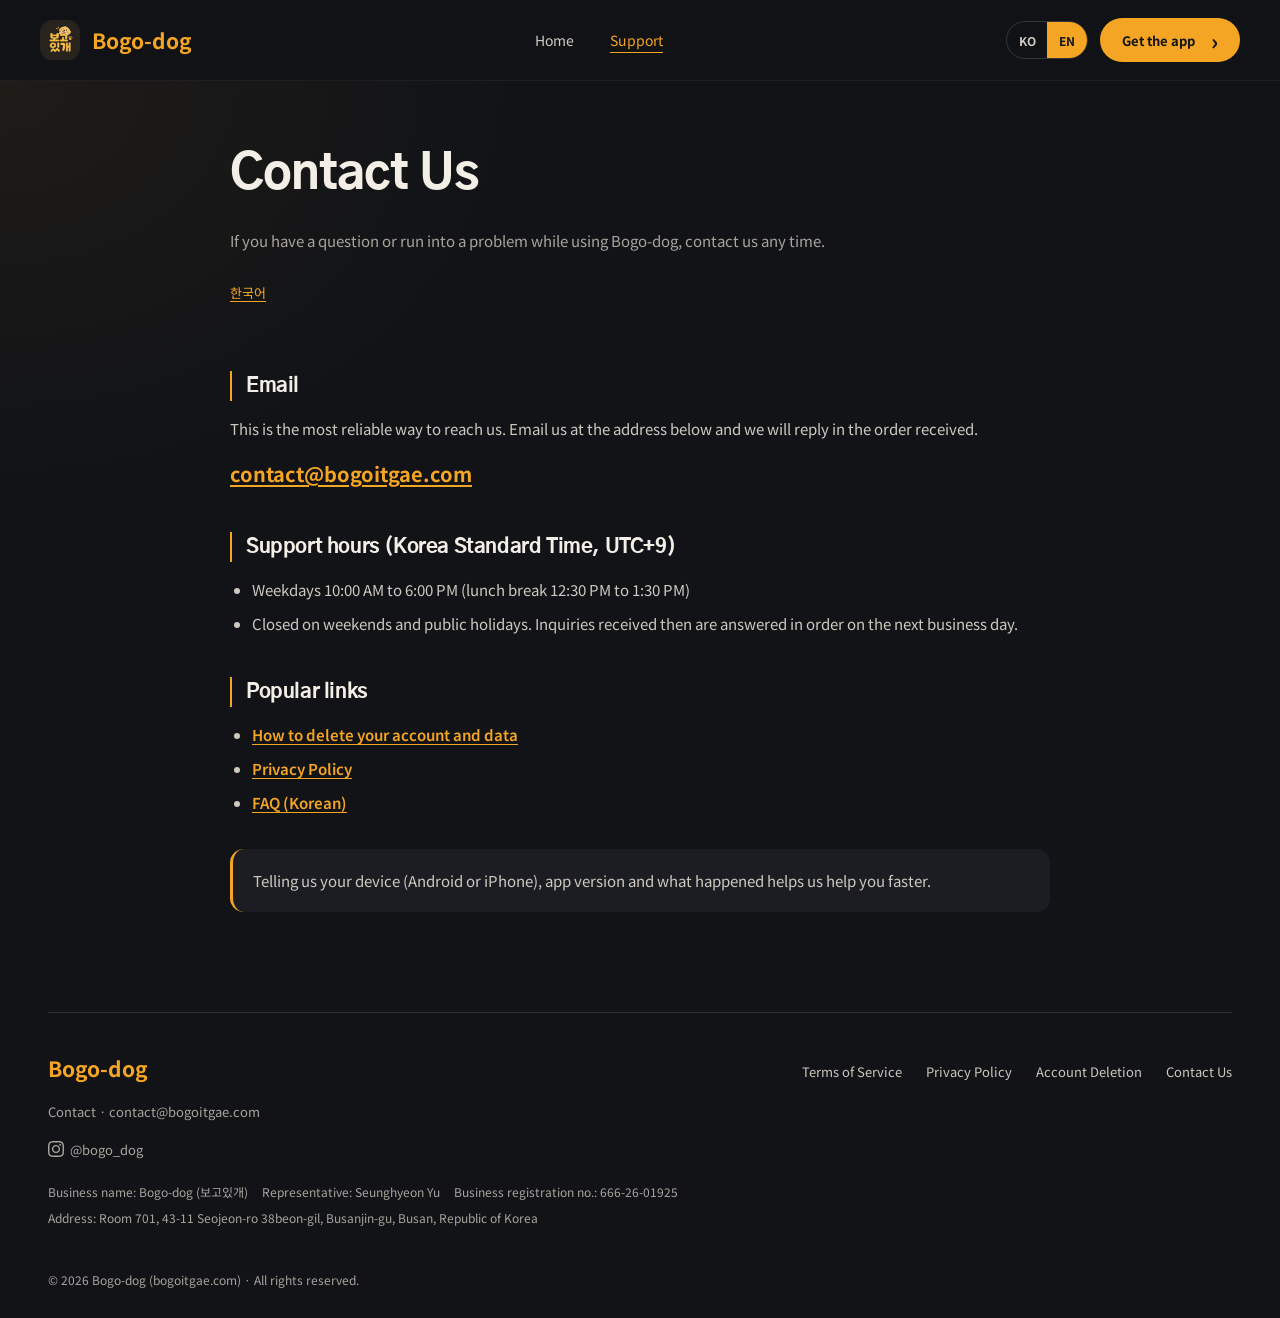
<file: en/support.html>
<!DOCTYPE html>
<html lang="en">
<head>
<meta charset="UTF-8" />
<meta name="viewport" content="width=device-width, initial-scale=1.0" />
<title>Contact Us — Bogo-dog</title>
<meta name="description" content="Bogo-dog support: contact email, support hours and popular links." />
<link rel="canonical" href="https://bogoitgae.com/en/support.html" />
<link rel="alternate" hreflang="ko" href="https://bogoitgae.com/support.html" />
<link rel="alternate" hreflang="en" href="https://bogoitgae.com/en/support.html" />
<meta name="robots" content="index,follow" />
<link rel="icon" type="image/png" sizes="32x32" href="/favicon-paw-32.png" />
    <link rel="icon" type="image/png" sizes="16x16" href="/favicon-paw-16.png" />
    <link rel="apple-touch-icon" href="/favicon-paw-180.png" />
<link rel="preconnect" href="https://fonts.googleapis.com" />
<link rel="preconnect" href="https://fonts.gstatic.com" crossorigin />
<link href="https://fonts.googleapis.com/css2?family=Gothic+A1:wght@500;700;800&family=Noto+Sans+KR:wght@400;500;700&display=swap" rel="stylesheet" />
<link rel="stylesheet" href="../css/doc.css" />
</head>
<body class="doc">

<header class="landing-nav">
  <nav class="landing-nav__inner" aria-label="Main menu">
    <a class="brand" href="index.html"><img src="../assets/logo.png" width="40" height="40" alt="" />Bogo-dog</a>
    <div class="nav-links"><a href="index.html">Home</a><a href="support.html" aria-current="page">Support</a></div>
    <div class="nav-actions">
      <div class="lang-switch" role="group" aria-label="Language"><a href="../support.html" hreflang="ko" lang="ko">KO</a><a href="support.html" hreflang="en" lang="en" aria-current="true">EN</a></div>
      <a class="download-link" href="index.html#cta">Get the app <span aria-hidden="true">›</span></a>
    </div>
  </nav>
</header>

<section class="doc__head">
  <div class="wrap">
    <h1>Contact Us</h1>
    <p>If you have a question or run into a problem while using Bogo-dog, contact us any time.</p>
    <p class="doc__lang"><a href="../support.html" hreflang="ko" lang="ko">한국어</a></p>
  </div>
</section>

<main class="doc__body">
  <h2>Email</h2>
  <p>This is the most reliable way to reach us. Email us at the address below and we will reply in the order received.</p>
  <p style="font-size:20px;font-weight:700"><a href="mailto:contact@bogoitgae.com" style="color:var(--green)">contact@bogoitgae.com</a></p>

  <h2>Support hours (Korea Standard Time, UTC+9)</h2>
  <ul>
    <li>Weekdays 10:00 AM to 6:00 PM (lunch break 12:30 PM to 1:30 PM)</li>
    <li>Closed on weekends and public holidays. Inquiries received then are answered in order on the next business day.</li>
  </ul>

  <h2>Popular links</h2>
  <ul>
    <li><a href="account-deletion.html" style="color:var(--green);font-weight:600">How to delete your account and data</a></li>
    <li><a href="privacy.html" style="color:var(--green);font-weight:600">Privacy Policy</a></li>
    <li><a href="../index.html#faq" style="color:var(--green);font-weight:600">FAQ (Korean)</a></li>
  </ul>

  <p class="doc__note" style="margin-top:32px">Telling us your device (Android or iPhone), app version and what happened helps us help you faster.</p>
</main>

<footer class="footer">
  <div class="footer__top">
    <div>
      <div class="footer__logo">Bogo-dog</div>
      <div class="footer__cs">Contact · <a href="mailto:contact@bogoitgae.com">contact@bogoitgae.com</a></div>
      <a class="footer__sns" href="https://www.instagram.com/bogo_dog" target="_blank" rel="noopener" aria-label="Bogo-dog on Instagram"><svg viewBox="0 0 24 24" aria-hidden="true"><path d="M7.0301.084c-1.2768.0602-2.1487.264-2.911.5634-.7888.3075-1.4575.72-2.1228 1.3877-.6652.6677-1.075 1.3368-1.3802 2.127-.2954.7638-.4956 1.6365-.552 2.914-.0564 1.2775-.0689 1.6882-.0626 4.947.0062 3.2586.0206 3.6671.0825 4.9473.061 1.2765.264 2.1482.5635 2.9107.308.7889.72 1.4573 1.388 2.1228.6679.6655 1.3365 1.0743 2.1285 1.38.7632.295 1.6361.4961 2.9134.552 1.2773.056 1.6884.069 4.9462.0627 3.2578-.0062 3.668-.0207 4.9478-.0814 1.28-.0607 2.147-.2652 2.9098-.5633.7889-.3086 1.4578-.72 2.1228-1.3881.665-.6682 1.0745-1.3378 1.3795-2.1284.2957-.7632.4966-1.636.552-2.9124.056-1.2809.0692-1.6898.063-4.948-.0063-3.2583-.021-3.6668-.0817-4.9465-.0607-1.2797-.264-2.1487-.5633-2.9117-.3084-.7889-.72-1.4568-1.3876-2.1228C21.2982 1.33 20.628.9208 19.8378.6165 19.074.321 18.2017.1197 16.9244.0645 15.6471.0093 15.236-.005 11.977.0014 8.718.0076 8.31.0215 7.0301.0839m.1402 21.6932c-1.17-.0509-1.8053-.2453-2.2287-.408-.5606-.216-.96-.4771-1.3819-.895-.422-.4178-.6811-.8186-.9-1.378-.1644-.4234-.3624-1.058-.4171-2.228-.0595-1.2645-.072-1.6442-.079-4.848-.007-3.2037.0053-3.583.0607-4.848.05-1.169.2456-1.805.408-2.2282.216-.5613.4762-.96.895-1.3816.4188-.4217.8184-.6814 1.3783-.9003.423-.1651 1.0575-.3614 2.227-.4171 1.2655-.06 1.6447-.072 4.848-.079 3.2033-.007 3.5835.005 4.8495.0608 1.169.0508 1.8053.2445 2.228.408.5608.216.96.4754 1.3816.895.4217.4194.6816.8176.9005 1.3787.1653.4217.3617 1.056.4169 2.2263.0602 1.2655.0739 1.645.0796 4.848.0058 3.203-.0055 3.5834-.061 4.848-.051 1.17-.245 1.8055-.408 2.2294-.216.5604-.4763.96-.8954 1.3814-.419.4215-.8181.6811-1.3783.9-.4224.1649-1.0577.3617-2.2262.4174-1.2656.0595-1.6448.072-4.8493.079-3.2045.007-3.5825-.006-4.848-.0608M16.953 5.5864A1.44 1.44 0 1 0 18.39 4.144a1.44 1.44 0 0 0-1.437 1.4424M5.8385 12.012c.0067 3.4032 2.7706 6.1557 6.173 6.1493 3.4026-.0065 6.157-2.7701 6.1506-6.1733-.0065-3.4032-2.771-6.1565-6.174-6.1498-3.403.0067-6.156 2.771-6.1496 6.1738M8 12.0077a4 4 0 1 1 4.008 3.9921A3.9996 3.9996 0 0 1 8 12.0077"/></svg>@bogo_dog</a>
      <address class="footer__biz">
        <span>Business name: Bogo-dog (보고있개)</span><span>Representative: Seunghyeon Yu</span><span>Business registration no.: 666-26-01925</span>
        <span>Address: Room 701, 43-11 Seojeon-ro 38beon-gil, Busanjin-gu, Busan, Republic of Korea</span>
      </address>
    </div>
    <nav class="footer__links">
      <a href="terms.html">Terms of Service</a>
      <a href="privacy.html">Privacy Policy</a>
      <a href="account-deletion.html">Account Deletion</a>
      <a href="support.html">Contact Us</a>
    </nav>
  </div>
  <div class="footer__cr">© 2026 Bogo-dog (bogoitgae.com) · All rights reserved.</div>
</footer>

</body>
</html>
</file>
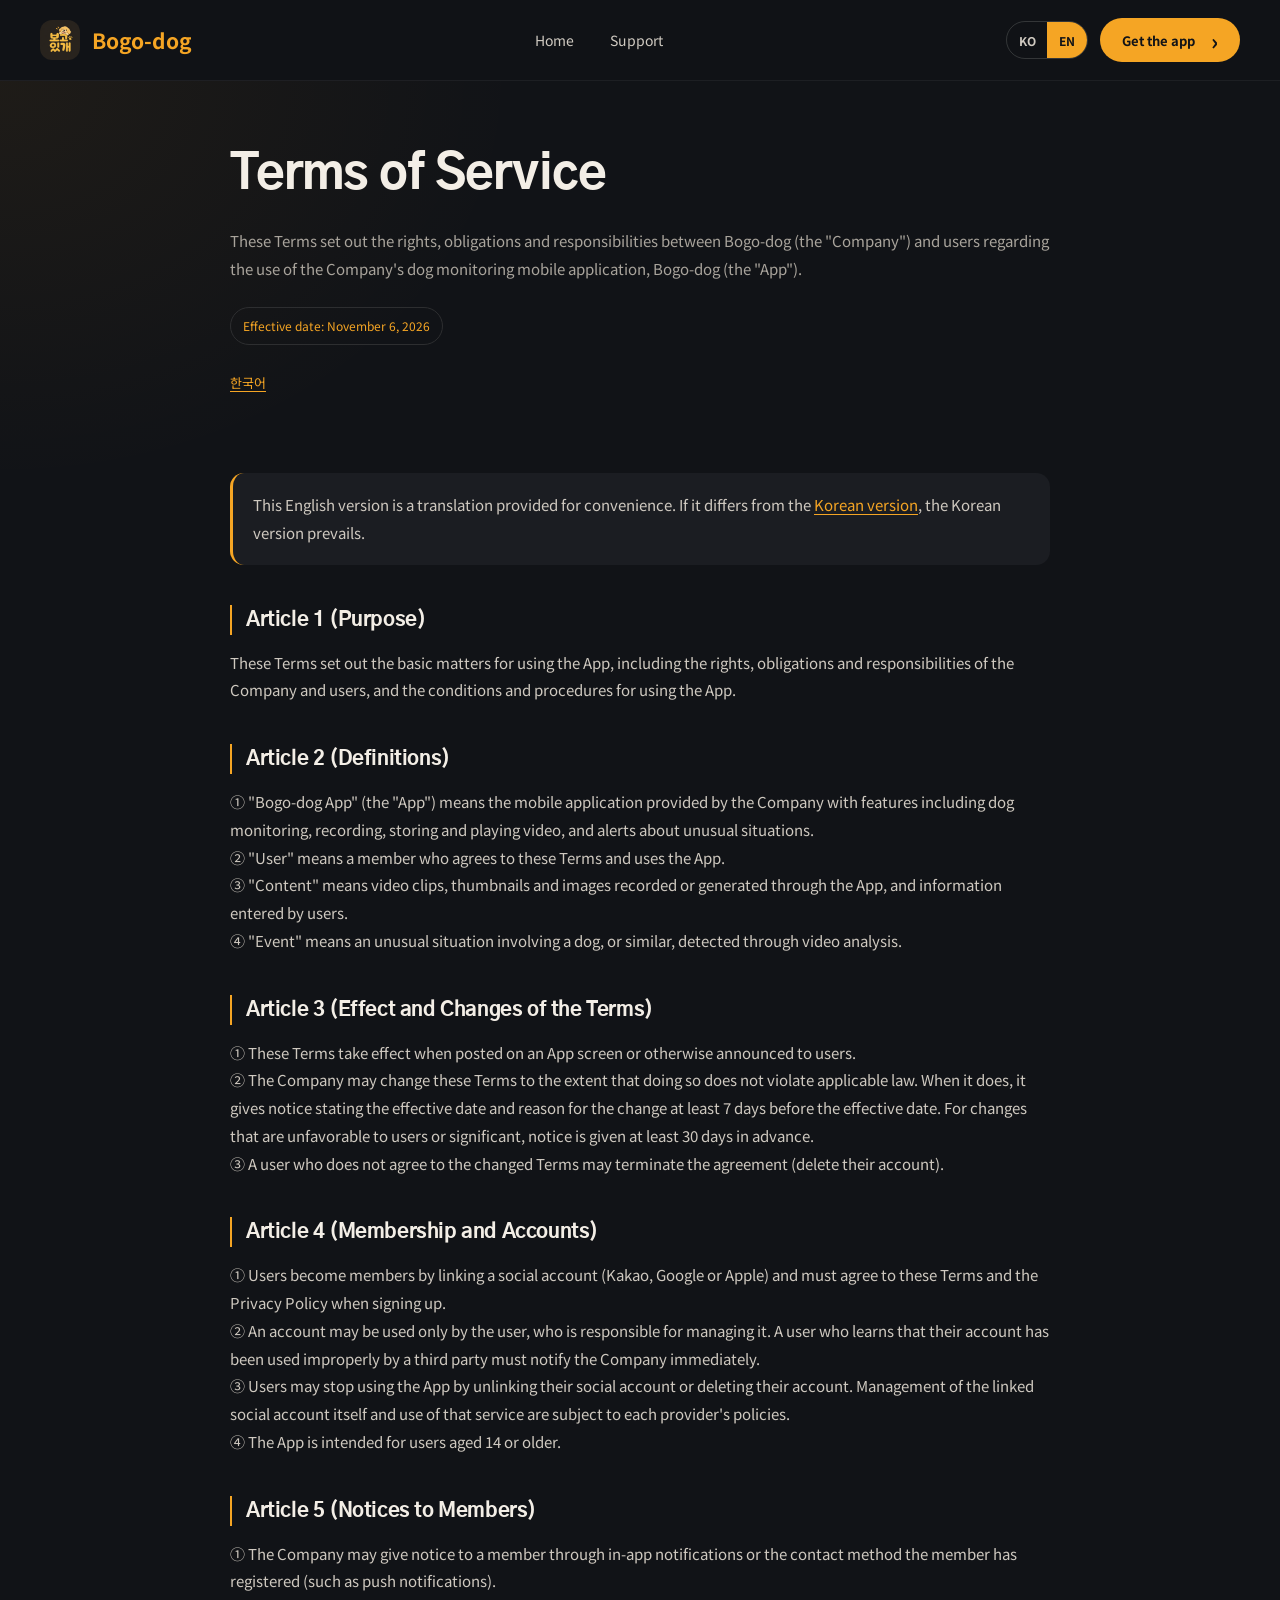
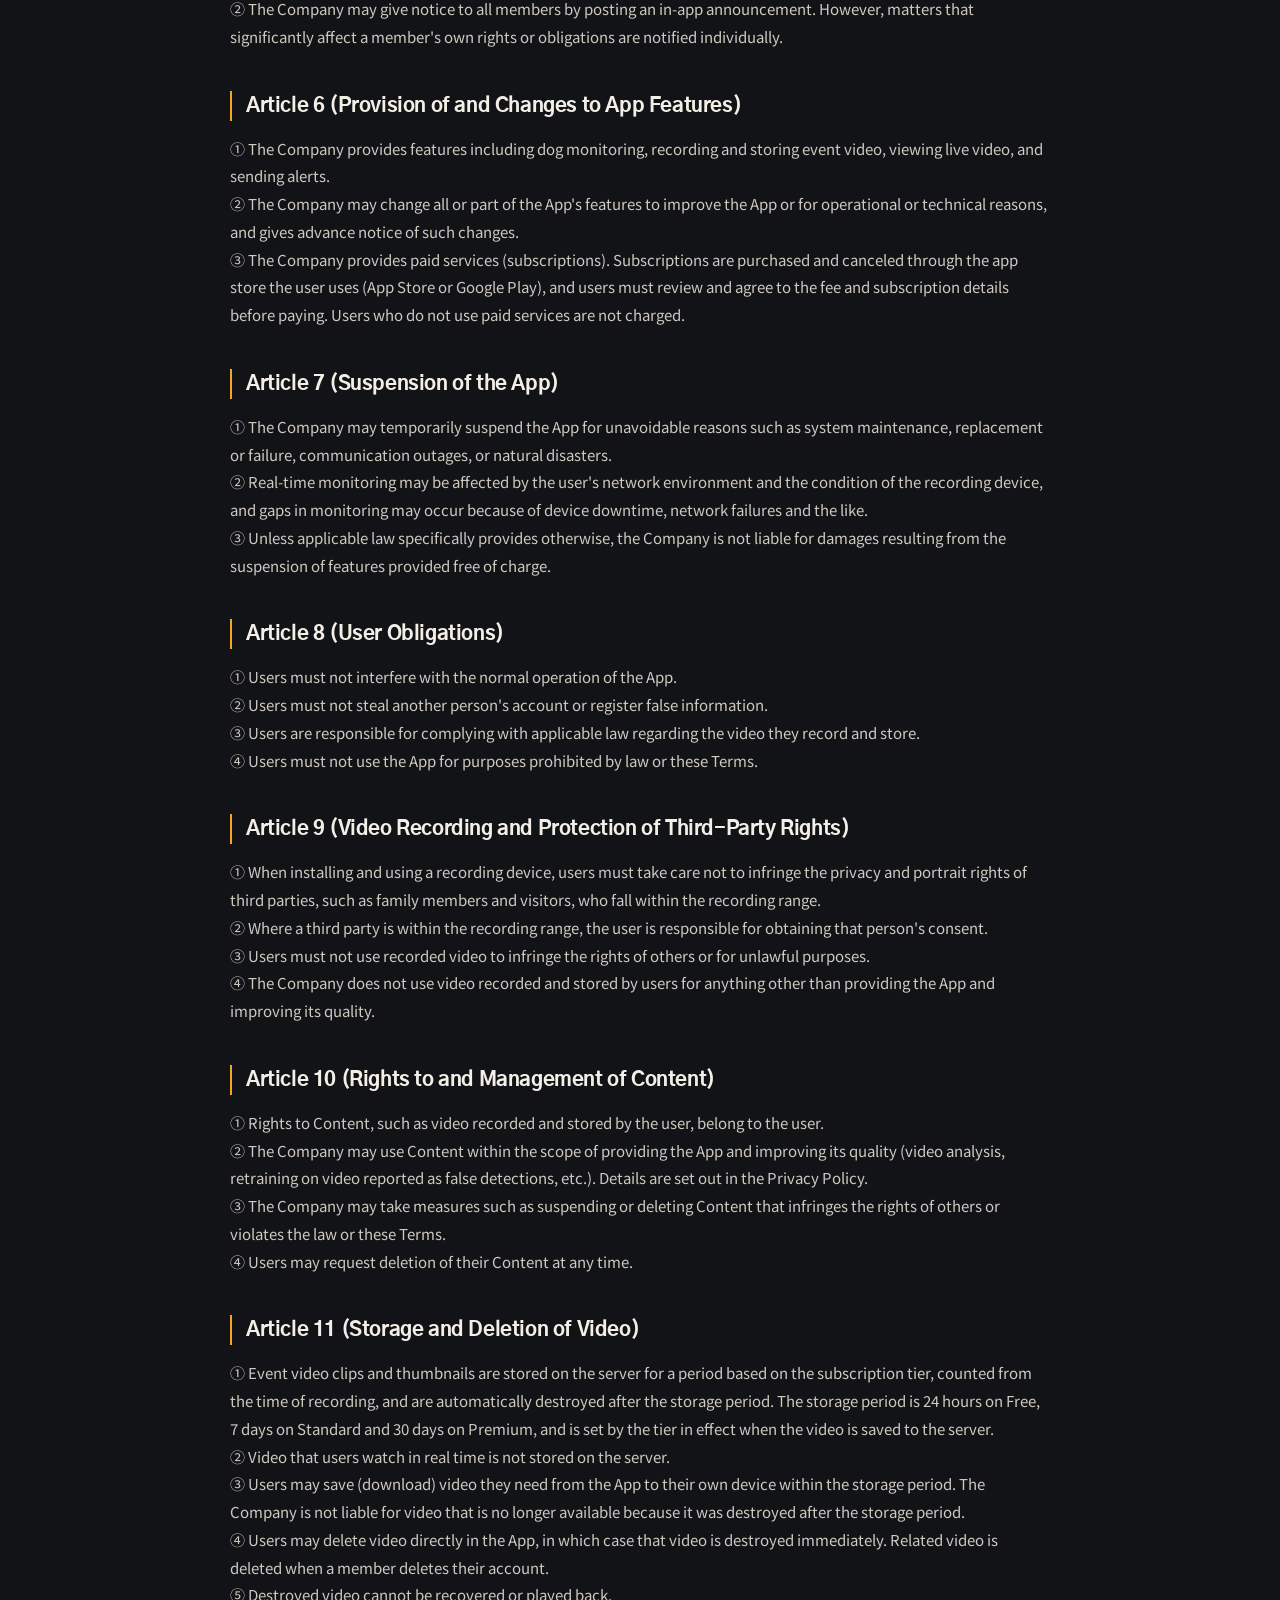
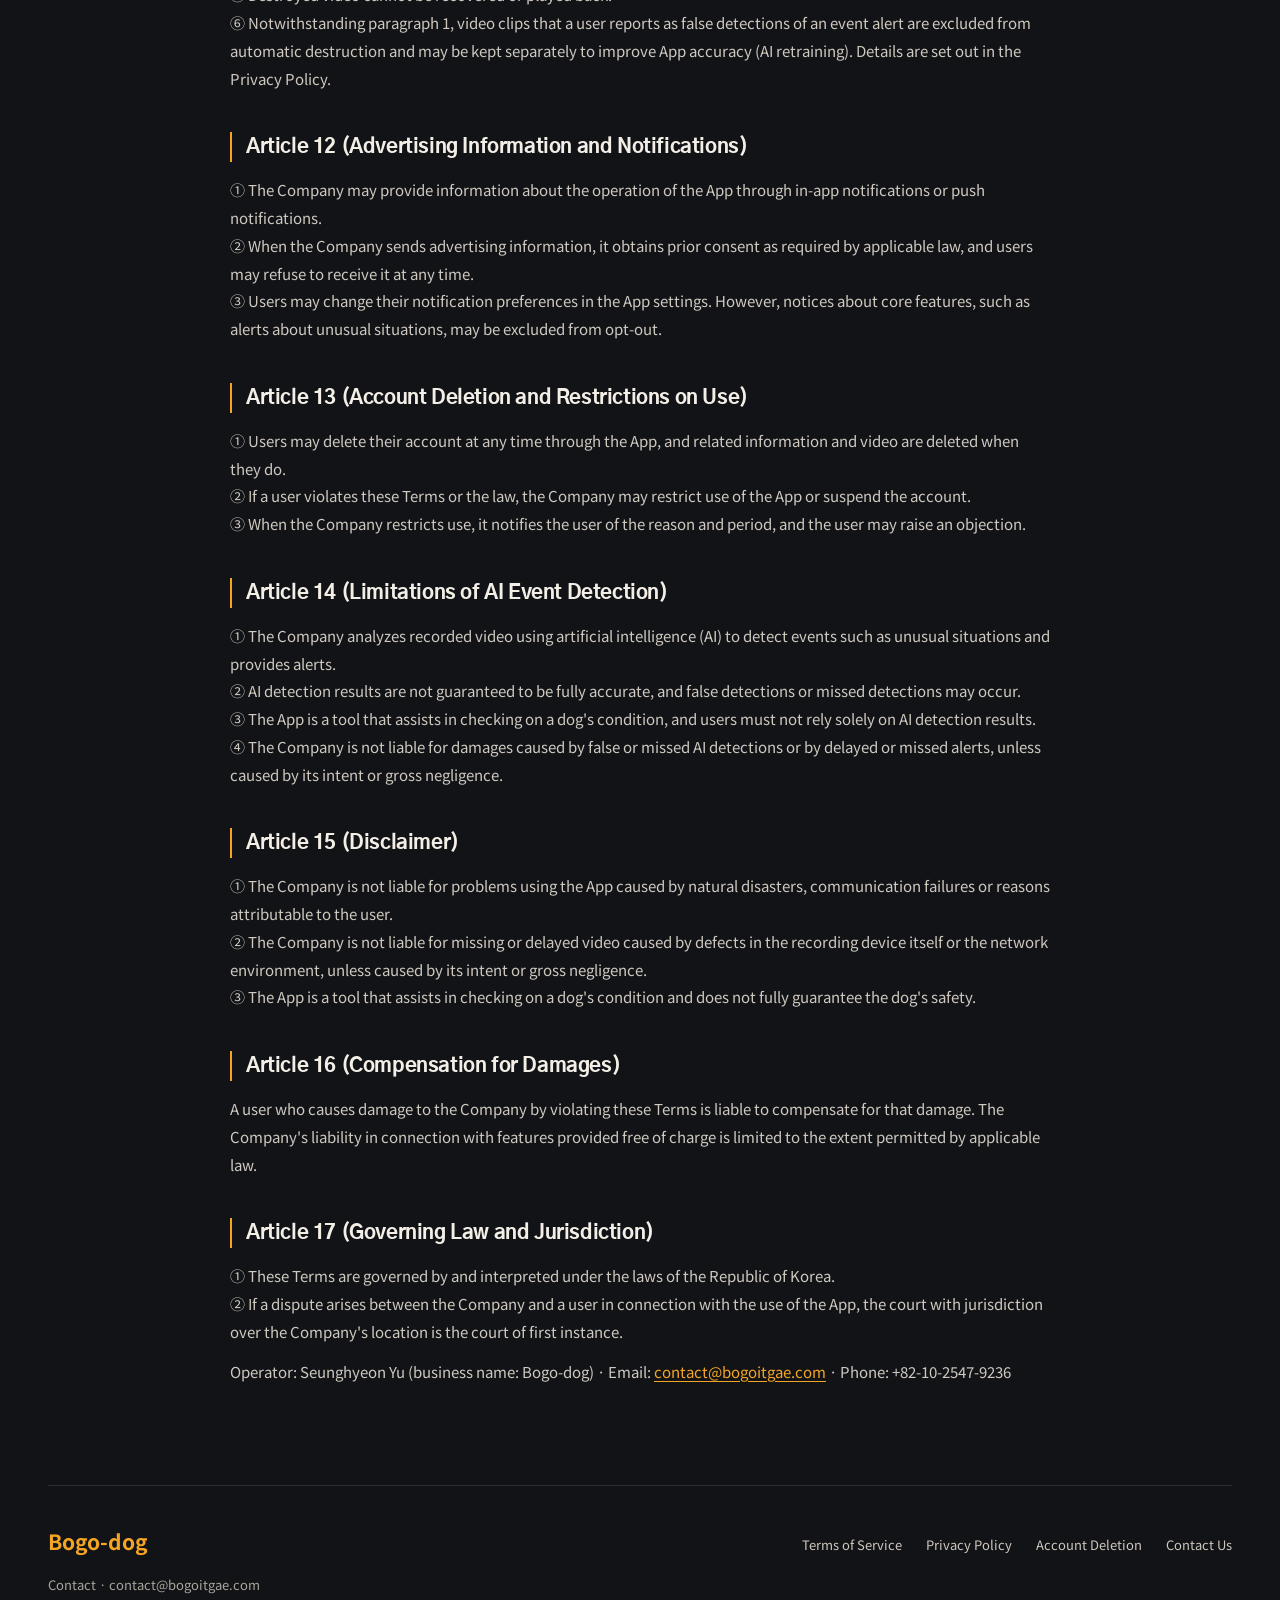
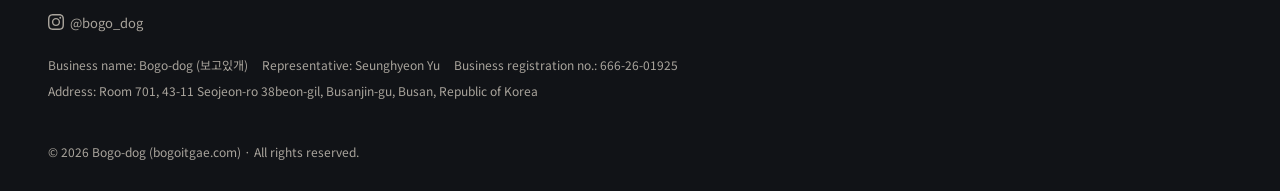
<file: en/terms.html>
<!DOCTYPE html>
<html lang="en">
<head>
<meta charset="UTF-8" />
<meta name="viewport" content="width=device-width, initial-scale=1.0" />
<title>Terms of Service — Bogo-dog</title>
<meta name="description" content="Bogo-dog Terms of Service: membership, App features, video storage, limits of AI event detection, disclaimers and other conditions of use." />
<link rel="canonical" href="https://bogoitgae.com/en/terms.html" />
<link rel="alternate" hreflang="ko" href="https://bogoitgae.com/terms.html" />
<link rel="alternate" hreflang="en" href="https://bogoitgae.com/en/terms.html" />
<meta name="robots" content="index,follow" />
<link rel="icon" type="image/png" sizes="32x32" href="/favicon-paw-32.png" />
    <link rel="icon" type="image/png" sizes="16x16" href="/favicon-paw-16.png" />
    <link rel="apple-touch-icon" href="/favicon-paw-180.png" />
<link rel="preconnect" href="https://fonts.googleapis.com" />
<link rel="preconnect" href="https://fonts.gstatic.com" crossorigin />
<link href="https://fonts.googleapis.com/css2?family=Gothic+A1:wght@500;700;800&family=Noto+Sans+KR:wght@400;500;700&display=swap" rel="stylesheet" />
<link rel="stylesheet" href="../css/doc.css" />
</head>
<body class="doc">

<header class="landing-nav">
  <nav class="landing-nav__inner" aria-label="Main menu">
    <a class="brand" href="index.html"><img src="../assets/logo.png" width="40" height="40" alt="" />Bogo-dog</a>
    <div class="nav-links"><a href="index.html">Home</a><a href="support.html">Support</a></div>
    <div class="nav-actions">
      <div class="lang-switch" role="group" aria-label="Language"><a href="../terms.html" hreflang="ko" lang="ko">KO</a><a href="terms.html" hreflang="en" lang="en" aria-current="true">EN</a></div>
      <a class="download-link" href="index.html#cta">Get the app <span aria-hidden="true">›</span></a>
    </div>
  </nav>
</header>

<section class="doc__head">
  <div class="wrap">
    <h1>Terms of Service</h1>
    <p>These Terms set out the rights, obligations and responsibilities between Bogo-dog (the "Company") and users regarding the use of the Company's dog monitoring mobile application, Bogo-dog (the "App").</p>
    <p class="doc__updated">Effective date: November 6, 2026</p>
    <p class="doc__lang"><a href="../terms.html" hreflang="ko" lang="ko">한국어</a></p>
  </div>
</section>

<main class="doc__body">

  <p class="doc__note">This English version is a translation provided for convenience. If it differs from the <a href="../terms.html">Korean version</a>, the Korean version prevails.</p>

  <h2>Article 1 (Purpose)</h2>
  <p>These Terms set out the basic matters for using the App, including the rights, obligations and responsibilities of the Company and users, and the conditions and procedures for using the App.</p>

  <h2>Article 2 (Definitions)</h2>
  <p>① "Bogo-dog App" (the "App") means the mobile application provided by the Company with features including dog monitoring, recording, storing and playing video, and alerts about unusual situations.<br />
  ② "User" means a member who agrees to these Terms and uses the App.<br />
  ③ "Content" means video clips, thumbnails and images recorded or generated through the App, and information entered by users.<br />
  ④ "Event" means an unusual situation involving a dog, or similar, detected through video analysis.</p>

  <h2>Article 3 (Effect and Changes of the Terms)</h2>
  <p>① These Terms take effect when posted on an App screen or otherwise announced to users.<br />
  ② The Company may change these Terms to the extent that doing so does not violate applicable law. When it does, it gives notice stating the effective date and reason for the change at least 7 days before the effective date. For changes that are unfavorable to users or significant, notice is given at least 30 days in advance.<br />
  ③ A user who does not agree to the changed Terms may terminate the agreement (delete their account).</p>

  <h2>Article 4 (Membership and Accounts)</h2>
  <p>① Users become members by linking a social account (Kakao, Google or Apple) and must agree to these Terms and the Privacy Policy when signing up.<br />
  ② An account may be used only by the user, who is responsible for managing it. A user who learns that their account has been used improperly by a third party must notify the Company immediately.<br />
  ③ Users may stop using the App by unlinking their social account or deleting their account. Management of the linked social account itself and use of that service are subject to each provider's policies.<br />
  ④ The App is intended for users aged 14 or older.</p>

  <h2>Article 5 (Notices to Members)</h2>
  <p>① The Company may give notice to a member through in-app notifications or the contact method the member has registered (such as push notifications).<br />
  ② The Company may give notice to all members by posting an in-app announcement. However, matters that significantly affect a member's own rights or obligations are notified individually.</p>

  <h2>Article 6 (Provision of and Changes to App Features)</h2>
  <p>① The Company provides features including dog monitoring, recording and storing event video, viewing live video, and sending alerts.<br />
  ② The Company may change all or part of the App's features to improve the App or for operational or technical reasons, and gives advance notice of such changes.<br />
  ③ The Company provides paid services (subscriptions). Subscriptions are purchased and canceled through the app store the user uses (App Store or Google Play), and users must review and agree to the fee and subscription details before paying. Users who do not use paid services are not charged.</p>

  <h2>Article 7 (Suspension of the App)</h2>
  <p>① The Company may temporarily suspend the App for unavoidable reasons such as system maintenance, replacement or failure, communication outages, or natural disasters.<br />
  ② Real-time monitoring may be affected by the user's network environment and the condition of the recording device, and gaps in monitoring may occur because of device downtime, network failures and the like.<br />
  ③ Unless applicable law specifically provides otherwise, the Company is not liable for damages resulting from the suspension of features provided free of charge.</p>

  <h2>Article 8 (User Obligations)</h2>
  <p>① Users must not interfere with the normal operation of the App.<br />
  ② Users must not steal another person's account or register false information.<br />
  ③ Users are responsible for complying with applicable law regarding the video they record and store.<br />
  ④ Users must not use the App for purposes prohibited by law or these Terms.</p>

  <h2>Article 9 (Video Recording and Protection of Third-Party Rights)</h2>
  <p>① When installing and using a recording device, users must take care not to infringe the privacy and portrait rights of third parties, such as family members and visitors, who fall within the recording range.<br />
  ② Where a third party is within the recording range, the user is responsible for obtaining that person's consent.<br />
  ③ Users must not use recorded video to infringe the rights of others or for unlawful purposes.<br />
  ④ The Company does not use video recorded and stored by users for anything other than providing the App and improving its quality.</p>

  <h2>Article 10 (Rights to and Management of Content)</h2>
  <p>① Rights to Content, such as video recorded and stored by the user, belong to the user.<br />
  ② The Company may use Content within the scope of providing the App and improving its quality (video analysis, retraining on video reported as false detections, etc.). Details are set out in the Privacy Policy.<br />
  ③ The Company may take measures such as suspending or deleting Content that infringes the rights of others or violates the law or these Terms.<br />
  ④ Users may request deletion of their Content at any time.</p>

  <h2>Article 11 (Storage and Deletion of Video)</h2>
  <p>① Event video clips and thumbnails are stored on the server for a period based on the subscription tier, counted from the time of recording, and are automatically destroyed after the storage period. The storage period is 24 hours on Free, 7 days on Standard and 30 days on Premium, and is set by the tier in effect when the video is saved to the server.<br />
  ② Video that users watch in real time is not stored on the server.<br />
  ③ Users may save (download) video they need from the App to their own device within the storage period. The Company is not liable for video that is no longer available because it was destroyed after the storage period.<br />
  ④ Users may delete video directly in the App, in which case that video is destroyed immediately. Related video is deleted when a member deletes their account.<br />
  ⑤ Destroyed video cannot be recovered or played back.<br />
  ⑥ Notwithstanding paragraph 1, video clips that a user reports as false detections of an event alert are excluded from automatic destruction and may be kept separately to improve App accuracy (AI retraining). Details are set out in the Privacy Policy.</p>

  <h2>Article 12 (Advertising Information and Notifications)</h2>
  <p>① The Company may provide information about the operation of the App through in-app notifications or push notifications.<br />
  ② When the Company sends advertising information, it obtains prior consent as required by applicable law, and users may refuse to receive it at any time.<br />
  ③ Users may change their notification preferences in the App settings. However, notices about core features, such as alerts about unusual situations, may be excluded from opt-out.</p>

  <h2>Article 13 (Account Deletion and Restrictions on Use)</h2>
  <p>① Users may delete their account at any time through the App, and related information and video are deleted when they do.<br />
  ② If a user violates these Terms or the law, the Company may restrict use of the App or suspend the account.<br />
  ③ When the Company restricts use, it notifies the user of the reason and period, and the user may raise an objection.</p>

  <h2>Article 14 (Limitations of AI Event Detection)</h2>
  <p>① The Company analyzes recorded video using artificial intelligence (AI) to detect events such as unusual situations and provides alerts.<br />
  ② AI detection results are not guaranteed to be fully accurate, and false detections or missed detections may occur.<br />
  ③ The App is a tool that assists in checking on a dog's condition, and users must not rely solely on AI detection results.<br />
  ④ The Company is not liable for damages caused by false or missed AI detections or by delayed or missed alerts, unless caused by its intent or gross negligence.</p>

  <h2>Article 15 (Disclaimer)</h2>
  <p>① The Company is not liable for problems using the App caused by natural disasters, communication failures or reasons attributable to the user.<br />
  ② The Company is not liable for missing or delayed video caused by defects in the recording device itself or the network environment, unless caused by its intent or gross negligence.<br />
  ③ The App is a tool that assists in checking on a dog's condition and does not fully guarantee the dog's safety.</p>

  <h2>Article 16 (Compensation for Damages)</h2>
  <p>A user who causes damage to the Company by violating these Terms is liable to compensate for that damage. The Company's liability in connection with features provided free of charge is limited to the extent permitted by applicable law.</p>

  <h2>Article 17 (Governing Law and Jurisdiction)</h2>
  <p>① These Terms are governed by and interpreted under the laws of the Republic of Korea.<br />
  ② If a dispute arises between the Company and a user in connection with the use of the App, the court with jurisdiction over the Company's location is the court of first instance.</p>

  <p>Operator: Seunghyeon Yu (business name: Bogo-dog) · Email: <a href="mailto:contact@bogoitgae.com">contact@bogoitgae.com</a> · Phone: +82-10-2547-9236</p>
</main>

<footer class="footer">
  <div class="footer__top">
    <div>
      <div class="footer__logo">Bogo-dog</div>
      <div class="footer__cs">Contact · <a href="mailto:contact@bogoitgae.com">contact@bogoitgae.com</a></div>
      <a class="footer__sns" href="https://www.instagram.com/bogo_dog" target="_blank" rel="noopener" aria-label="Bogo-dog on Instagram"><svg viewBox="0 0 24 24" aria-hidden="true"><path d="M7.0301.084c-1.2768.0602-2.1487.264-2.911.5634-.7888.3075-1.4575.72-2.1228 1.3877-.6652.6677-1.075 1.3368-1.3802 2.127-.2954.7638-.4956 1.6365-.552 2.914-.0564 1.2775-.0689 1.6882-.0626 4.947.0062 3.2586.0206 3.6671.0825 4.9473.061 1.2765.264 2.1482.5635 2.9107.308.7889.72 1.4573 1.388 2.1228.6679.6655 1.3365 1.0743 2.1285 1.38.7632.295 1.6361.4961 2.9134.552 1.2773.056 1.6884.069 4.9462.0627 3.2578-.0062 3.668-.0207 4.9478-.0814 1.28-.0607 2.147-.2652 2.9098-.5633.7889-.3086 1.4578-.72 2.1228-1.3881.665-.6682 1.0745-1.3378 1.3795-2.1284.2957-.7632.4966-1.636.552-2.9124.056-1.2809.0692-1.6898.063-4.948-.0063-3.2583-.021-3.6668-.0817-4.9465-.0607-1.2797-.264-2.1487-.5633-2.9117-.3084-.7889-.72-1.4568-1.3876-2.1228C21.2982 1.33 20.628.9208 19.8378.6165 19.074.321 18.2017.1197 16.9244.0645 15.6471.0093 15.236-.005 11.977.0014 8.718.0076 8.31.0215 7.0301.0839m.1402 21.6932c-1.17-.0509-1.8053-.2453-2.2287-.408-.5606-.216-.96-.4771-1.3819-.895-.422-.4178-.6811-.8186-.9-1.378-.1644-.4234-.3624-1.058-.4171-2.228-.0595-1.2645-.072-1.6442-.079-4.848-.007-3.2037.0053-3.583.0607-4.848.05-1.169.2456-1.805.408-2.2282.216-.5613.4762-.96.895-1.3816.4188-.4217.8184-.6814 1.3783-.9003.423-.1651 1.0575-.3614 2.227-.4171 1.2655-.06 1.6447-.072 4.848-.079 3.2033-.007 3.5835.005 4.8495.0608 1.169.0508 1.8053.2445 2.228.408.5608.216.96.4754 1.3816.895.4217.4194.6816.8176.9005 1.3787.1653.4217.3617 1.056.4169 2.2263.0602 1.2655.0739 1.645.0796 4.848.0058 3.203-.0055 3.5834-.061 4.848-.051 1.17-.245 1.8055-.408 2.2294-.216.5604-.4763.96-.8954 1.3814-.419.4215-.8181.6811-1.3783.9-.4224.1649-1.0577.3617-2.2262.4174-1.2656.0595-1.6448.072-4.8493.079-3.2045.007-3.5825-.006-4.848-.0608M16.953 5.5864A1.44 1.44 0 1 0 18.39 4.144a1.44 1.44 0 0 0-1.437 1.4424M5.8385 12.012c.0067 3.4032 2.7706 6.1557 6.173 6.1493 3.4026-.0065 6.157-2.7701 6.1506-6.1733-.0065-3.4032-2.771-6.1565-6.174-6.1498-3.403.0067-6.156 2.771-6.1496 6.1738M8 12.0077a4 4 0 1 1 4.008 3.9921A3.9996 3.9996 0 0 1 8 12.0077"/></svg>@bogo_dog</a>
      <address class="footer__biz">
        <span>Business name: Bogo-dog (보고있개)</span><span>Representative: Seunghyeon Yu</span><span>Business registration no.: 666-26-01925</span>
        <span>Address: Room 701, 43-11 Seojeon-ro 38beon-gil, Busanjin-gu, Busan, Republic of Korea</span>
      </address>
    </div>
    <nav class="footer__links">
      <a href="terms.html">Terms of Service</a>
      <a href="privacy.html">Privacy Policy</a>
      <a href="account-deletion.html">Account Deletion</a>
      <a href="support.html">Contact Us</a>
    </nav>
  </div>
  <div class="footer__cr">© 2026 Bogo-dog (bogoitgae.com) · All rights reserved.</div>
</footer>

</body>
</html>
</file>
<file: css/admin.css>
:root {
  --ink: #2b2723; --sub: #7a716a; --line: #e7e0d8;
  --bg: #faf7f2; --card: #fff; --accent: #b5835a; --bad: #b04a3f;
}
* { box-sizing: border-box; margin: 0; padding: 0; }
/* .center-view의 display:flex가 hidden 속성(UA display:none)을 덮어써서 필요 */
[hidden] { display: none !important; }
body { font-family: "Noto Sans KR", sans-serif; background: var(--bg); color: var(--ink); font-size: 14px; }
h1 { font-family: "Gothic A1", sans-serif; font-weight: 800; }
.muted { color: var(--sub); }
button { font: inherit; cursor: pointer; }

.center-view { min-height: 100vh; display: flex; flex-direction: column; align-items: center; justify-content: center; gap: 14px; }
.btn { border: 1px solid var(--line); background: var(--card); border-radius: 8px; padding: 10px 20px; }
.btn-sm { padding: 5px 12px; }
.btn-kakao { background: #fee500; border-color: #fee500; font-weight: 700; }
.btn-primary { background: var(--accent); border-color: var(--accent); color: #fff; }

.layout { display: flex; min-height: 100vh; }
.sidebar { width: 220px; flex-shrink: 0; display: flex; flex-direction: column; gap: 24px; padding: 20px 14px; background: var(--card); border-right: 1px solid var(--line); position: sticky; top: 0; height: 100vh; overflow-y: auto; }
.brand { font-weight: 800; font-family: "Gothic A1", sans-serif; padding: 0 10px; }
/* 운영 환경 표시 — 쓰기 동작(유저 상태 변경)이 실사용자에게 닿으므로 한눈에 보이게 한다.
   경고색은 기존 --bad / .badge-error 와 같은 것을 쓴다. */
.env-badge { display: none; margin: 0 10px; font-size: 12px; font-weight: 700; color: var(--bad); border: 1px solid var(--bad); border-radius: 8px; padding: 3px 8px; text-align: center; }
body.is-production .env-badge { display: block; }
body.is-production .sidebar { border-right: 3px solid var(--bad); }
body.is-production #environment { color: var(--bad); border-color: var(--bad); font-weight: 700; }
#tab-nav, #table-nav { display: flex; flex-direction: column; gap: 4px; }
.nav-label { font-size: 12px; color: var(--sub); padding: 0 12px; }
.tab { border: 0; background: none; padding: 10px 12px; color: var(--sub); text-align: left; border-radius: 8px; border-left: 3px solid transparent; }
.tab:hover { background: #f8f3ec; }
.tab.active { color: var(--ink); background: #f3ede5; border-left-color: var(--accent); font-weight: 700; }
#btn-logout { margin-top: auto; }
.content { flex: 1; min-width: 0; }

.filters { display: flex; gap: 8px; flex-wrap: wrap; padding: 20px 24px 6px; align-items: center; }
.filters input, .filters select, #environment { font: inherit; padding: 6px 10px; border: 1px solid var(--line); border-radius: 8px; background: var(--card); }

.table-wrap { padding: 0 24px; overflow-x: auto; }
table { width: 100%; border-collapse: collapse; background: var(--card); border: 1px solid var(--line); border-radius: 10px; overflow: hidden; }
th, td { padding: 9px 12px; text-align: left; border-bottom: 1px solid var(--line); white-space: nowrap; }
th { background: #f3ede5; font-size: 12px; }
td.trunc { max-width: 260px; overflow: hidden; text-overflow: ellipsis; }
tbody tr.clickable { cursor: pointer; }
tbody tr.clickable:hover { background: #f8f3ec; }

.pager { display: flex; gap: 10px; align-items: center; justify-content: center; padding: 16px; }

/* margin:auto — 상단 * 리셋이 dialog UA 기본 가운데 정렬(margin:auto)을 지워서 복원 필요 */
dialog { margin: auto; border: 1px solid var(--line); border-radius: 12px; padding: 24px; max-width: 860px; width: 90vw; max-height: 80vh; overflow-y: auto; box-shadow: 0 12px 32px rgba(43, 39, 35, .18); }
dialog::backdrop { background: rgba(43, 39, 35, .4); }
dialog h2 { font-size: 16px; margin-bottom: 12px; }
dialog dl { display: grid; grid-template-columns: 130px 1fr; gap: 6px 12px; margin-bottom: 16px; }
dialog dt { color: var(--sub); }
dialog table { margin-bottom: 16px; }
.status-row { display: flex; gap: 8px; align-items: center; }

.toast { position: fixed; bottom: 24px; left: 50%; transform: translateX(-50%); background: var(--ink); color: #fff; padding: 10px 18px; border-radius: 8px; z-index: 10; }
.toast.error { background: var(--bad); }

/* 표 안 썸네일(강아지 사진) — presigned URL 이라 5분 뒤 만료, 상세를 다시 열면 새로 받는다 */
.cell-img { width: 64px; height: 64px; object-fit: cover; border-radius: 8px; display: block; }
.badge-error { color: var(--bad); border: 1px solid var(--bad); border-radius: 8px; padding: 2px 6px; }

.chip { display: inline-flex; align-items: center; padding: 3px 9px; border: 1px solid var(--accent); border-radius: 999px; background: transparent; color: var(--accent); font-size: 12px; white-space: nowrap; }
.chip:hover { background: var(--accent); color: var(--card); }
.chip:focus-visible, .back-btn:focus-visible { outline: 2px solid var(--accent); outline-offset: 3px; }
.jump-row { display: flex; flex-wrap: wrap; gap: 8px; align-items: center; margin-bottom: 16px; }
.back-btn { margin-right: auto; color: var(--accent); }
.detail-section { margin: 20px 0; }
.detail-text { white-space: pre-wrap; overflow-wrap: anywhere; margin-bottom: 18px; line-height: 1.7; }
dialog dd { min-width: 0; overflow-wrap: anywhere; white-space: pre-wrap; }
dialog video { display: block; width: 100%; max-height: 420px; border-radius: 10px; background: #000; }
.clip-note { font-size: 12px; margin-top: 8px; line-height: 1.6; }
.analysis-card { padding: 18px; background: var(--bg); border: 1px solid var(--line); border-radius: 10px; }
.badge { display: inline-block; padding: 2px 8px; border: 1px solid var(--line); border-radius: 6px; font-size: 12px; font-weight: 700; }
.badge-connection-unknown, .badge-sev-low, .badge-status-pending, .badge-status-not_scheduled { color: var(--sub); background: #f0eeeb; }
.badge-sev-medium, .badge-status-detected, .badge-status-uploaded { color: #915018; background: #fff0dd; border-color: #e6c5a0; }
.badge-connection-offline, .badge-sev-high, .badge-status-failed { color: var(--bad); background: #fff0ed; border-color: var(--bad); }
.badge-status-ready, .badge-status-analyzed { color: var(--accent); background: #f8f3ec; border-color: var(--accent); }
.pipeline-box { margin: 20px 0; }
.pipeline { display: flex; list-style: none; gap: 16px; }
.pipeline .step { position: relative; flex: 1; min-width: 0; display: flex; flex-direction: column; align-items: center; gap: 5px; padding: 12px 4px; border: 1px solid var(--line); border-radius: 10px; text-align: center; }
.pipeline .step + .step::before { content: '→'; position: absolute; left: -16px; top: 32px; width: 15px; color: var(--sub); }
.step-mark { display: grid; place-items: center; width: 24px; height: 24px; border-radius: 50%; background: var(--line); font-size: 12px; font-weight: 700; }
.pipeline .done { color: var(--accent); border-color: var(--accent); background: #f8f3ec; }
.done .step-mark { color: var(--card); background: var(--accent); }
.pipeline .fail { color: var(--bad); border-color: var(--bad); background: #fff0ed; }
.fail .step-mark { color: var(--card); background: var(--bad); }
.pipeline .pending { color: var(--sub); background: var(--bg); }
.pipeline-error { margin-top: 10px; color: var(--bad); font-size: 12px; line-height: 1.6; }
details > summary { cursor: pointer; color: var(--sub); }
details > pre { max-height: 280px; overflow: auto; padding: 12px; margin-top: 8px; border: 1px solid var(--line); border-radius: 8px; background: var(--card); font-size: 12px; }
.detail-table { overflow-x: auto; margin-bottom: 16px; }
@media (max-width: 540px) {
  dialog { padding: 16px; }
  dialog dl { grid-template-columns: 100px minmax(0, 1fr); }
  .pipeline { gap: 12px; }
  .pipeline .step + .step::before { left: -13px; width: 12px; }
}

/* 문제 신고 첨부 (AISW-443) — 사진은 원본 비율 그대로, 클립은 기존 dialog video 규칙을 따른다 */
.inquiry-attachments { display: grid; gap: 12px; margin-top: 8px; }
.inquiry-attachment { margin: 0; }
.inquiry-attachment img { display: block; max-width: 100%; max-height: 420px; border-radius: 10px; background: var(--card); }
.inquiry-attachment figcaption { margin-top: 4px; font-size: 12px; }

/* 구독·스토어 알림 (AISW-428) — 요약 카드, 지급 폼, 동시 수정 충돌 블록 */
.summary-cards { display: grid; grid-template-columns: repeat(auto-fit, minmax(120px, 1fr)); gap: 10px; margin-bottom: 14px; }
.summary-card { display: flex; flex-direction: column; gap: 2px; padding: 12px 14px; background: var(--card); border: 1px solid var(--line); border-radius: 10px; }
.summary-num { font-size: 22px; font-weight: 700; }
.grant-form { display: flex; flex-wrap: wrap; gap: 8px; align-items: center; margin-bottom: 8px; }
.grant-form select, .grant-form input { font: inherit; padding: 6px 10px; border: 1px solid var(--line); border-radius: 8px; background: var(--card); }
.grant-form input[maxlength] { flex: 1 1 200px; min-width: 0; }
.quick-days { display: inline-flex; gap: 4px; }
.raw-payload { max-height: 320px; overflow: auto; padding: 12px; background: var(--bg); border: 1px solid var(--line); border-radius: 10px; font-size: 12px; white-space: pre-wrap; overflow-wrap: anywhere; }
.conflict-box { margin-top: 16px; padding: 16px; background: #fff0ed; border: 1px solid var(--bad); border-radius: 10px; }
.conflict-box h2 { color: var(--bad); }
.conflict-cols { display: grid; grid-template-columns: 1fr 1fr; gap: 12px; margin-bottom: 12px; }
.conflict-col { padding: 12px; background: var(--card); border: 1px solid var(--line); border-radius: 8px; }
.conflict-col h3 { font-size: 13px; margin-bottom: 8px; }
.conflict-col dl { grid-template-columns: 90px minmax(0, 1fr); margin-bottom: 0; }
@media (max-width: 540px) { .conflict-cols { grid-template-columns: 1fr; } }

.badge-connection-online { color: #38734b; background: #edf5ee; border-color: #38734b; }

/* 다른 탭의 공용 폼과 다이얼로그에 영향을 주지 않도록 범위를 한정한다. */
.version-card { margin: 20px 0; padding: 20px; background: var(--card); border: 1px solid var(--line); border-radius: 10px; min-width: 0; }
.version-card h2 { font-size: 16px; }
.version-header { display: flex; align-items: center; justify-content: space-between; flex-wrap: wrap; gap: 8px; margin-bottom: 14px; }
.version-form { display: grid; grid-template-columns: repeat(2, minmax(0, 1fr)); gap: 16px; }
.policy-field { display: flex; flex-direction: column; gap: 7px; min-width: 0; font-weight: 700; }
.policy-field input, .policy-field select, .policy-field textarea { display: block; width: 100%; min-width: 0; max-width: 100%; font: inherit; font-weight: 400; color: var(--ink); padding: 8px 10px; border: 1px solid var(--line); border-radius: 8px; background: var(--card); }
.policy-field textarea { resize: vertical; line-height: 1.6; min-height: 140px; }
.policy-field input:focus-visible, .policy-field select:focus-visible, .policy-field textarea:focus-visible { outline: 2px solid var(--accent); outline-offset: 2px; }
.policy-field small { font-size: 12px; font-weight: 400; line-height: 1.5; }
.field-wide { grid-column: 1 / -1; }
.field-count { text-align: right; }
.version-footer { display: flex; justify-content: flex-end; align-items: center; gap: 12px; flex-wrap: wrap; padding-top: 14px; border-top: 1px solid var(--line); }
.version-footer .muted { font-size: 12px; }
.version-effect { padding: 12px 14px; margin-bottom: 18px; background: var(--bg); border: 1px solid var(--line); border-radius: 8px; line-height: 1.6; overflow-wrap: anywhere; }
.version-effect p { margin-top: 3px; font-size: 13px; }
.version-effect.is-warning { color: var(--bad); border-color: var(--bad); background: color-mix(in srgb, var(--bad) 7%, var(--card)); }
.version-effect.is-off { color: var(--sub); }
.version-distribution h2 { margin-bottom: 14px; }
.version-distribution > .muted { margin-top: 10px; font-size: 12px; line-height: 1.6; }
.version-distribution table { table-layout: fixed; }
.version-distribution th, .version-distribution td { white-space: normal; overflow-wrap: anywhere; }
.version-ratio { display: flex; align-items: center; gap: 10px; font-variant-numeric: tabular-nums; }
.version-ratio > span:last-child { flex-shrink: 0; }
.version-ratio-track { flex: 1; min-width: 0; height: 6px; border-radius: 6px; background: var(--line); overflow: hidden; }
.version-ratio-track > span { display: block; height: 100%; background: var(--accent); border-radius: inherit; }
.notice-badges { display: flex; gap: 6px; flex-wrap: wrap; }
.notice-visible-badge { color: var(--card); background: var(--accent); border-color: var(--accent); }
dialog:has(.notice-detail) { max-width: 1100px; color: var(--ink); background: var(--card); }
.notice-columns { display: grid; grid-template-columns: minmax(0, 1.5fr) minmax(0, 1fr); gap: 24px; align-items: start; }
.notice-form { display: grid; grid-template-columns: minmax(0, .7fr) repeat(2, minmax(0, 1.15fr)); gap: 16px 10px; min-width: 0; }
.notice-actions { display: flex; align-items: center; gap: 12px; padding-top: 16px; border-top: 1px solid var(--line); }
.notice-actions button[type=submit] { margin-left: auto; }
.notice-delete { color: var(--bad); border-color: var(--bad); }
.notice-delete:hover { background: color-mix(in srgb, var(--bad) 7%, var(--card)); }
.notice-preview { min-width: 0; }
.notice-preview h2 { font-size: 13px; color: var(--sub); }
.notice-preview-stage { display: grid; place-items: center; min-height: 360px; padding: 24px 18px; border-radius: 10px; background: color-mix(in srgb, var(--ink) 60%, transparent); }
.notice-preview-popup { width: 100%; min-width: 0; padding: 24px 20px 0; border-radius: 12px; background: var(--card); text-align: center; overflow-wrap: anywhere; }
.notice-preview-title { display: block; font-size: 16px; line-height: 1.6; white-space: pre-wrap; }
.notice-preview-body { margin: 16px 0; white-space: pre-wrap; line-height: 1.7; }
.notice-preview-link { display: inline-block; color: var(--accent); text-decoration: underline; text-underline-offset: 3px; margin-bottom: 18px; }
.notice-preview-actions { display: grid; grid-template-columns: repeat(2, minmax(0, 1fr)); margin: 4px -20px 0; border-top: 1px solid var(--line); color: var(--sub); font-size: 12px; }
.notice-preview-actions span { padding: 14px 6px; }
.notice-preview-actions span + span { border-left: 1px solid var(--line); color: var(--ink); }
@media (max-width: 720px) {
  .version-form, .notice-columns, .notice-form { grid-template-columns: minmax(0, 1fr); }
  .version-card { padding: 14px; }
  .version-header { align-items: flex-start; }
  .version-distribution th, .version-distribution td { padding: 8px 4px; }
  .version-ratio { flex-direction: column-reverse; align-items: stretch; gap: 5px; font-size: 12px; }
  .version-ratio-track { flex: none; }
  .notice-preview-stage { min-height: 300px; }
}

/* 시연 탭 — 카드 안 동작 줄은 .filters 의 바깥 여백을 쓰지 않는다 */
.demo-actions { padding: 0 0 10px; }
</file>
<file: css/doc.css>
:root {
  color-scheme: dark;
  --bg: #111317;
  --text: #f3eee6;
  --muted: #a9a49c;
  --accent: #f5a524;
  --line: #2d2e30;
  --nav-height: 80px;
  /* 본문에 남아 있는 옛 색상 이름도 주황색으로 연결합니다. */
  --green: var(--accent);
  font-family: "Noto Sans KR", sans-serif;
  color: var(--text);
  background: var(--bg);
}
* { box-sizing: border-box; }
body { margin: 0; }
a { color: inherit; text-decoration: none; }
:focus-visible { outline: 2px solid var(--accent); outline-offset: 5px; }
::selection { background: var(--accent); color: var(--bg); }
h1, h2 { margin: 0; font-family: "Gothic A1", sans-serif; font-weight: 800; letter-spacing: -.065em; line-height: 1.32; word-break: keep-all; overflow-wrap: anywhere; }

.landing-nav { position: fixed; inset: 0 0 auto; z-index: 3; border-bottom: 1px solid transparent; }
/* 스크롤 스크립트 없이도 메뉴 배경이 처음부터 보이게 합니다. */
.landing-nav, .landing-nav.is-scrolled { background: rgb(17 19 23 / 88%); border-color: rgb(243 238 230 / 6%); backdrop-filter: blur(18px); -webkit-backdrop-filter: blur(18px); }
.landing-nav__inner { width: min(1440px, calc(100% - 80px)); margin-inline: auto; height: var(--nav-height); display: flex; align-items: center; justify-content: space-between; gap: 24px; }
.brand { display: inline-flex; align-items: center; gap: 12px; font-size: 21px; font-weight: 700; color: var(--accent); white-space: nowrap; }
.brand img { border-radius: 12px; }
.nav-links { display: flex; gap: 36px; font-size: 14px; color: #d1cbc2; }
.nav-links a { display: inline-flex; align-items: center; min-height: 44px; }
.nav-links a[aria-current="page"] { color: var(--accent); text-decoration: underline; text-underline-offset: 6px; }
.download-link { display: inline-flex; align-items: center; justify-content: center; gap: 16px; min-height: 44px; padding: 10px 22px; border-radius: 999px; background: var(--accent); color: var(--bg); font-size: 13px; font-weight: 700; white-space: nowrap; }
.download-link span { font-size: 22px; line-height: 1; }
.nav-actions { display: flex; align-items: center; gap: 12px; }
.lang-switch { display: inline-flex; border: 1px solid rgb(243 238 230 / 16%); border-radius: 999px; overflow: hidden; font-size: 12px; font-weight: 700; }
.lang-switch a { display: inline-flex; align-items: center; justify-content: center; min-width: 40px; min-height: 36px; padding: 0 10px; color: #d1cbc2; }
.lang-switch a[aria-current="true"] { background: var(--accent); color: #111317; }

.doc__head { position: relative; isolation: isolate; padding: calc(var(--nav-height) + 64px) 0 40px; }
.doc__head::before { content: ""; position: absolute; z-index: -1; pointer-events: none; top: var(--nav-height); left: 0; width: min(540px, 100%); height: 420px; background: radial-gradient(ellipse at top left, rgb(245 165 36 / 6%), transparent 68%); }
.doc__head .wrap, .doc__body { width: min(820px, calc(100% - 48px)); margin-inline: auto; }
.doc__head h1 { font-size: clamp(32px, 4vw, 48px); }
.doc__head p { margin: 20px 0 0; color: var(--muted); font-size: 15px; line-height: 1.85; word-break: keep-all; overflow-wrap: anywhere; }
.doc__head .doc__updated { display: inline-block; margin-top: 24px; padding: 7px 12px; border: 1px solid var(--line); border-radius: 999px; color: var(--accent); font-size: 12px; }
.doc__body { padding: 16px 0 88px; color: #cfc9c0; overflow-wrap: anywhere; }
.doc__body h2 { margin: 40px 0 14px; padding-left: 14px; border-left: 2px solid var(--accent); color: var(--text); font-size: 20px; line-height: 1.5; scroll-margin-top: calc(var(--nav-height) + 24px); }
.doc__body h2:first-child { margin-top: 0; }
.doc__body p, .doc__body li { color: #cfc9c0; font-size: 15px; line-height: 1.85; }
.doc__body p { margin: 12px 0; }
.doc__body ul, .doc__body ol { padding-left: 22px; margin: 12px 0; }
.doc__body li { margin: 6px 0; }
.doc__body a { color: var(--accent); text-decoration: underline; text-underline-offset: 3px; }
.doc__body table { display: block; width: 100%; overflow-x: auto; border-collapse: collapse; margin: 20px 0; font-size: 14px; line-height: 1.85; }
/* 좁은 화면에서는 표만 옆으로 움직이고, 글은 읽기 편한 너비를 유지합니다. */
.doc__body tbody { display: table; width: 100%; }
.doc__body th, .doc__body td { min-width: 140px; border: 1px solid var(--line); padding: 12px 16px; text-align: left; vertical-align: top; }
.doc__body th { background: #1b1d22; color: var(--text); font-weight: 700; }
.doc__head .doc__lang { margin-top: 16px; font-size: 13px; }
.doc__lang a { display: inline-flex; align-items: center; min-height: 44px; color: var(--accent); text-decoration: underline; text-underline-offset: 3px; }
/* 한글에 맞춘 좁은 자간은 영어 제목을 뭉개므로 영어 페이지에서 푼다. */
html[lang="en"] h1, html[lang="en"] h2 { letter-spacing: -.02em; word-break: normal; }
.doc__note { background: #1b1d22; border-radius: 14px; border-left: 3px solid var(--accent); padding: 18px 20px; }

.footer { width: min(1360px, calc(100% - 96px)); margin-inline: auto; }
.footer { padding: 40px 0 28px; border-top: 1px solid var(--line); }
.footer__top { display: flex; justify-content: space-between; align-items: flex-start; gap: 32px; }
.footer__logo { color: var(--accent); font-size: 21px; font-weight: 700; }
.footer__cs { margin-top: 10px; font-size: 13px; color: var(--muted); }
.footer__sns { display: inline-flex; align-items: center; gap: 6px; margin-top: 2px; font-size: 13px; color: var(--muted); }
.footer__sns svg { width: 16px; height: 16px; fill: currentColor; }
.footer__biz { display: flex; flex-wrap: wrap; gap: 4px 14px; margin-top: 14px; font-style: normal; font-size: 12px; line-height: 1.8; color: var(--muted); max-width: 640px; }
.footer__links { display: flex; flex-wrap: wrap; gap: 8px 24px; font-size: 13px; color: #cec7bd; }
.footer a { display: inline-flex; align-items: center; min-height: 36px; }
.footer__cr { margin-top: 40px; font-size: 12px; line-height: 1.8; color: var(--muted); }
@media (hover: hover) {
  .nav-links a:hover, .footer a:hover { color: var(--accent); }
  .download-link:hover { background: #ffba45; }
}
@media (prefers-reduced-motion: no-preference) {
  .download-link { transition: background .2s, border-color .2s, transform .2s; }
  .download-link:active { transform: scale(.97); }
}
@media (max-width: 1023px) {
  :root { --nav-height: 68px; }
  .landing-nav__inner { width: calc(100% - 32px); gap: 12px; }
  .brand { font-size: 18px; gap: 8px; }
  .nav-links { display: none; }
  .download-link { padding: 9px 14px; gap: 10px; font-size: 12px; }
  .nav-actions { gap: 8px; }
  .lang-switch a { min-width: 30px; padding: 0 6px; }
  .doc__head { padding-top: calc(var(--nav-height) + 48px); padding-bottom: 32px; }
  .doc__head .wrap, .doc__body { width: min(820px, calc(100% - 40px)); }
  .doc__body { padding-bottom: 64px; }
  .footer { width: calc(100% - 40px); }
  .footer__top { flex-direction: column; gap: 24px; }
  .footer__links { gap: 6px 20px; font-size: 12px; }
  .footer__cr { margin-top: 28px; font-size: 11px; }
}
@media (prefers-reduced-transparency: reduce) {
  .landing-nav, .landing-nav.is-scrolled { background: var(--bg); backdrop-filter: none; -webkit-backdrop-filter: none; }
}
</file>
